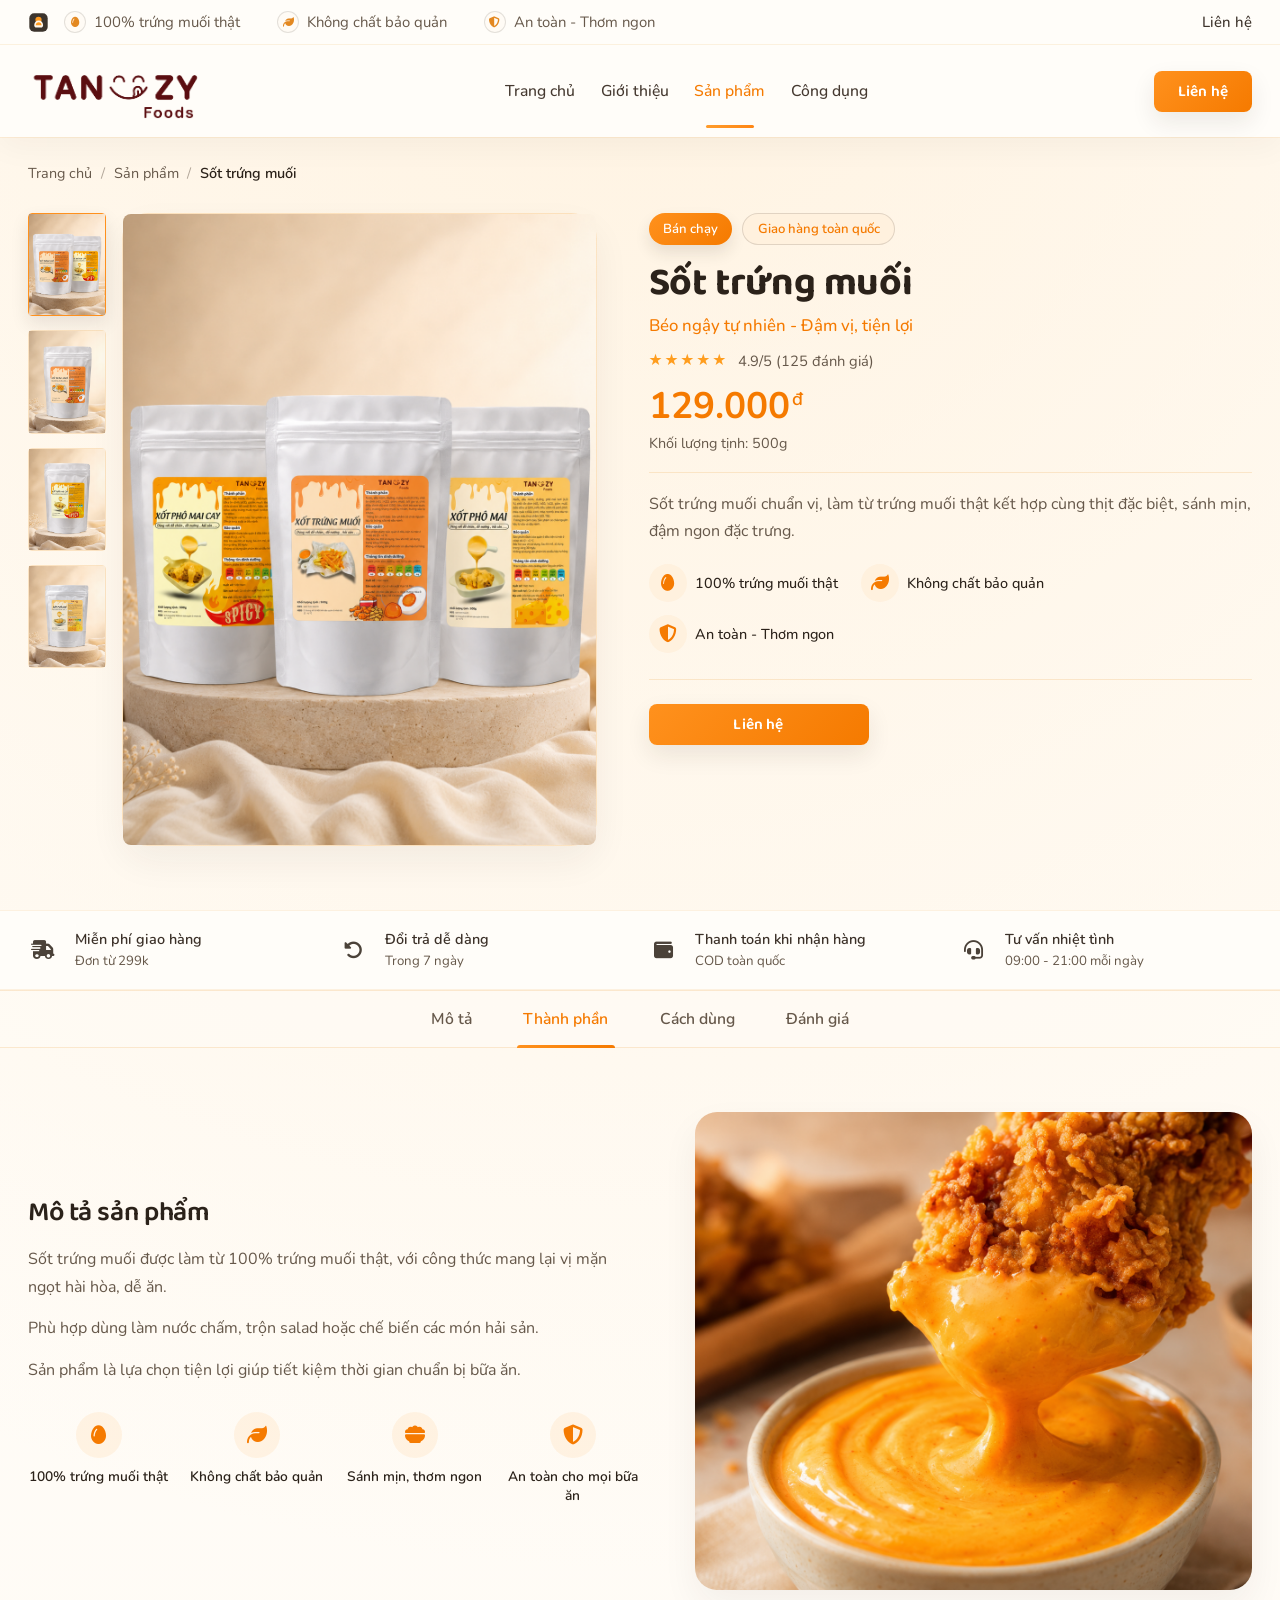
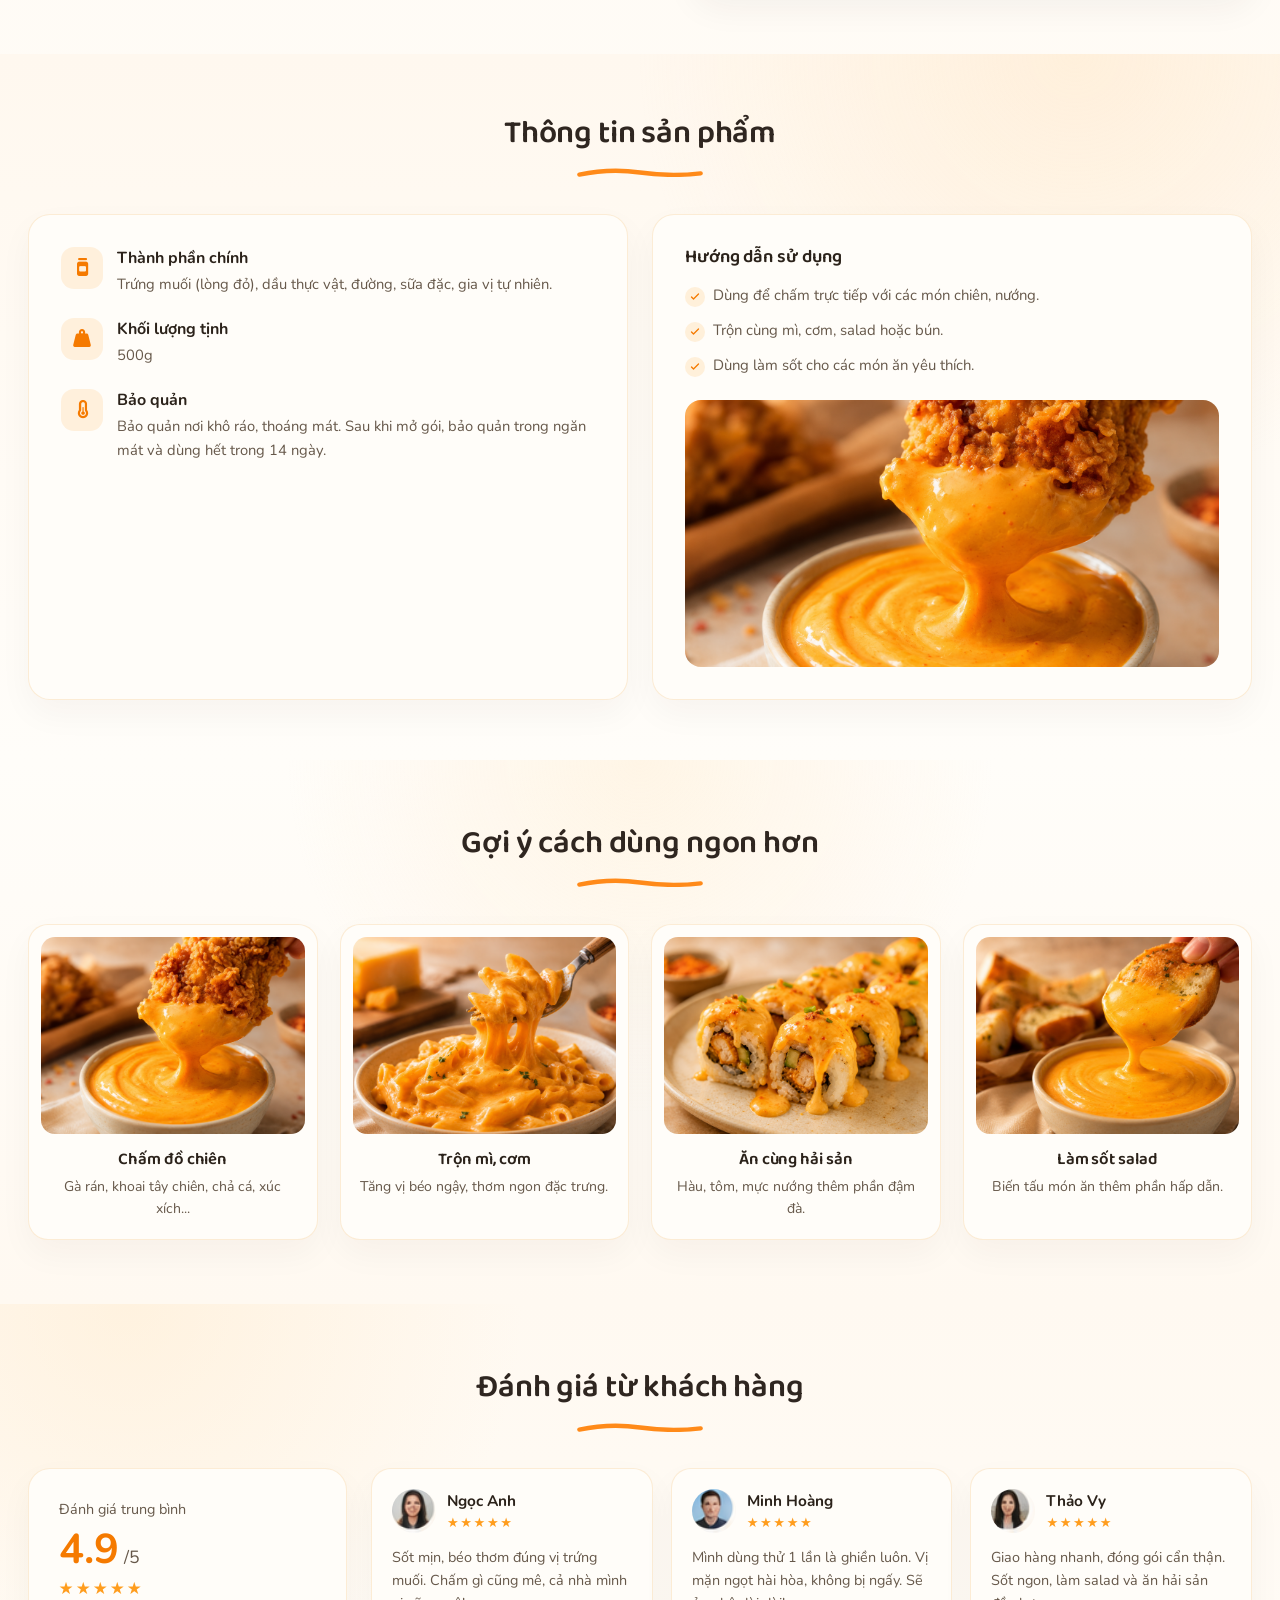
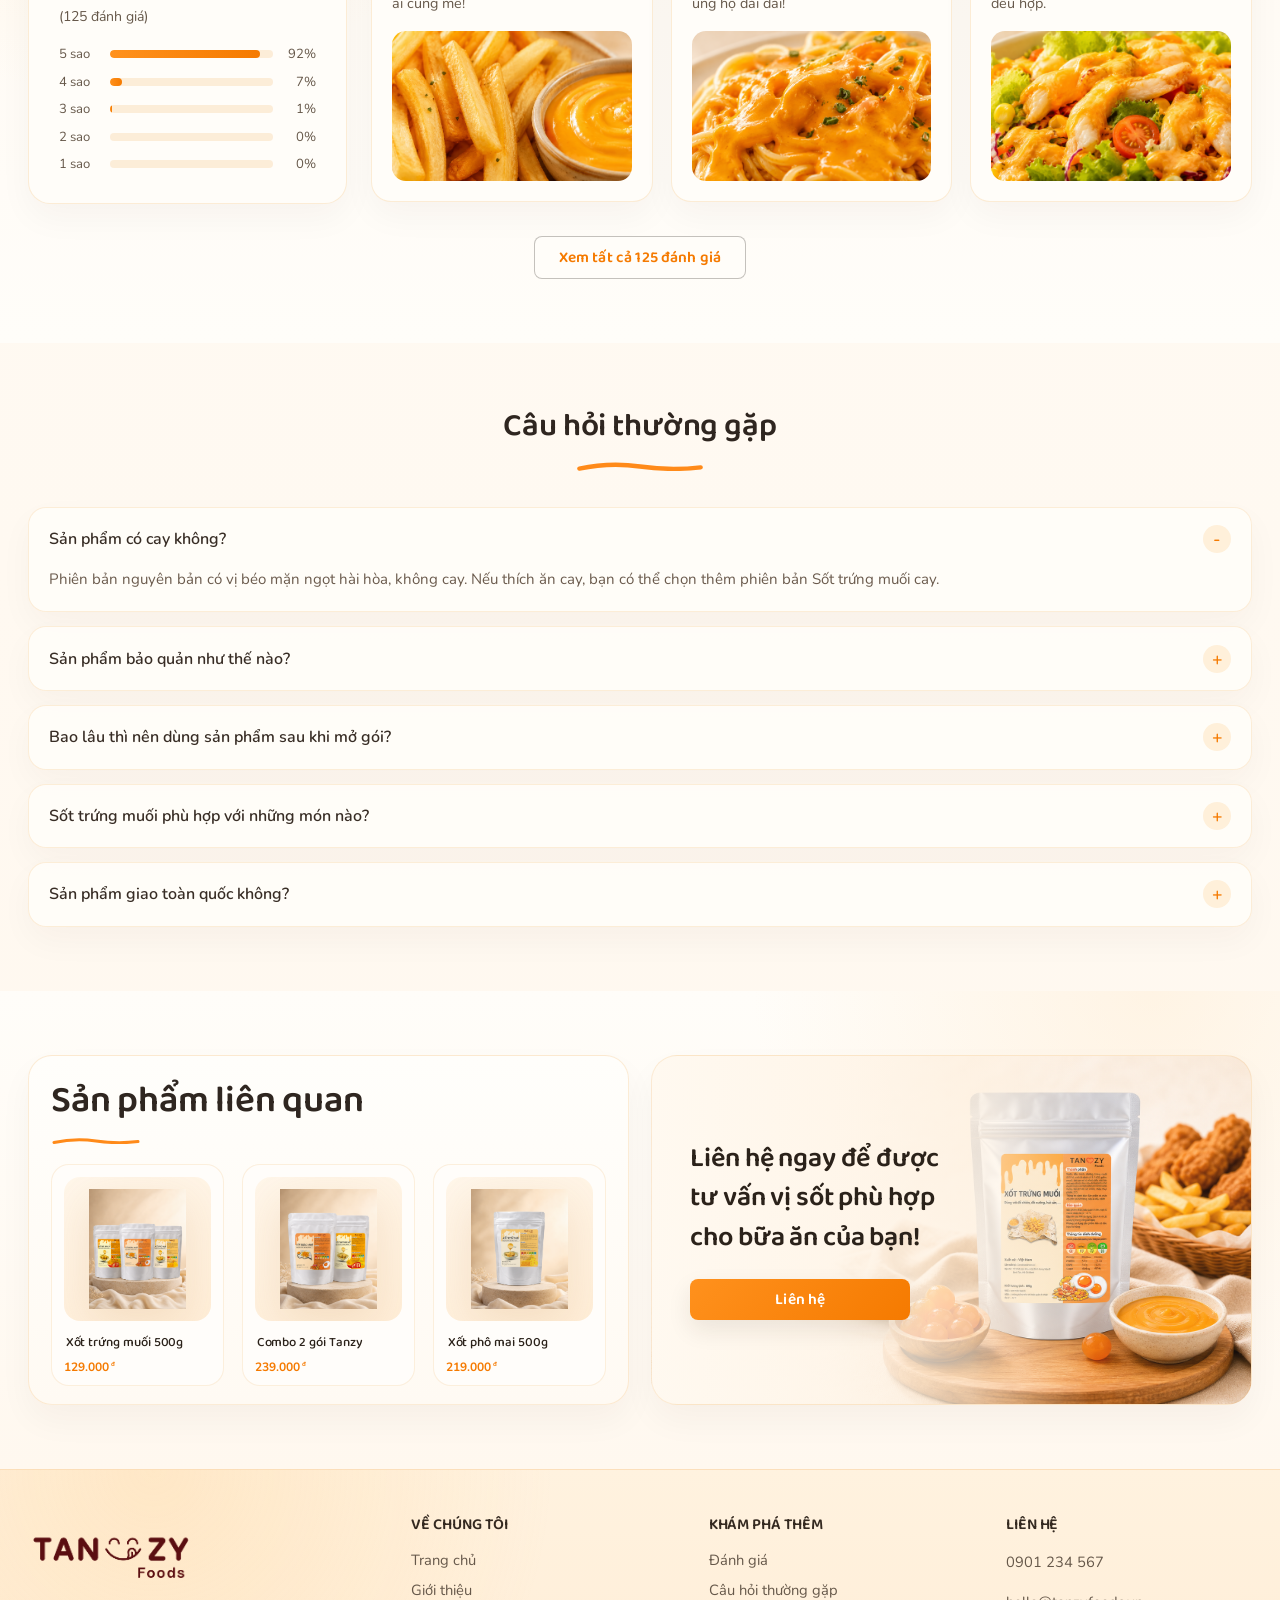
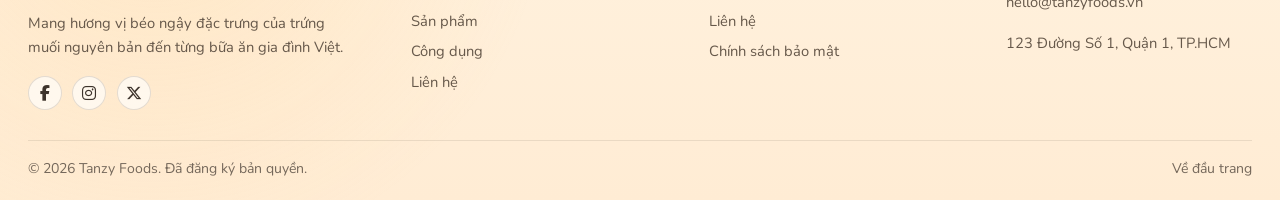
<file: chi-tiet-san-pham.html>
<!DOCTYPE html>
<html lang="vi">
  <head>
    <meta charset="UTF-8" />
    <meta name="viewport" content="width=device-width, initial-scale=1.0" />
    <title>Sốt trứng muối | Tanzy Foods</title>
    <link rel="preconnect" href="https://fonts.googleapis.com" />
    <link rel="preconnect" href="https://fonts.gstatic.com" crossorigin />
    <link
      rel="stylesheet"
      href="https://fonts.googleapis.com/css2?family=Baloo+2:wght@400;500;600;700;800&family=Nunito:wght@400;500;600;700;800&display=swap"
    />
    <link
      rel="stylesheet"
      href="https://cdnjs.cloudflare.com/ajax/libs/font-awesome/6.5.2/css/all.min.css"
    />
    <link rel="stylesheet" href="./assets/css/style.css" />
    <link href="https://unpkg.com/aos@2.3.1/dist/aos.css" rel="stylesheet">
</head>
  <body>
    <header class="site-header" data-header>
      <div class="topbar">
        <div class="container topbar__inner">
          <div class="topbar__left">
            <a class="topbar__lead" href="./index.html" aria-label="Tanzy Foods">
              <svg viewBox="0 0 24 24" aria-hidden="true">
                <rect x="1.5" y="1.5" width="21" height="21" rx="5.5" fill="#3C342D" />
                <circle cx="12" cy="8.9" r="3.55" fill="#FF9A1F" />
                <path d="M7.15 14.85C7.15 11.92 9.41 9.82 12.18 9.82C14.94 9.82 17.2 11.92 17.2 14.85V15.42C17.2 16.7 16.16 17.75 14.87 17.75H9.48C8.19 17.75 7.15 16.7 7.15 15.42V14.85Z" fill="#FFF7EC" />
                <path d="M8.88 14.95C8.88 13.14 10.26 11.79 12.18 11.79C14.09 11.79 15.47 13.14 15.47 14.95V15.03H8.88V14.95Z" fill="#FF9A1F" />
              </svg>
            </a>

            <ul class="topbar__features" aria-label="Điểm nổi bật">
              <li class="topbar__feature">
                <span class="icon-badge" aria-hidden="true">
                  <i class="fa-solid fa-egg"></i>
                </span>
                <span>100% trứng muối thật</span>
              </li>
              <li class="topbar__feature">
                <span class="icon-badge" aria-hidden="true">
                  <i class="fa-solid fa-leaf"></i>
                </span>
                <span>Không chất bảo quản</span>
              </li>
              <li class="topbar__feature">
                <span class="icon-badge" aria-hidden="true">
                  <i class="fa-solid fa-shield-halved"></i>
                </span>
                <span>An toàn - Thơm ngon</span>
              </li>
            </ul>
          </div>

          <a class="topbar__cart" href="./lien-he.html" aria-label="Liên hệ"><span>Liên hệ</span></a>
        </div>
      </div>

      <div class="navbar">
        <div class="container navbar__inner">
          <a class="brand" href="./index.html" aria-label="Tanzy Foods">
            <img src="./assets/images/logo-tanzy-foods.png" alt="Tanzy Foods" />
          </a>

          <a class="navbar__cart-mobile" href="./lien-he.html" aria-label="Liên hệ">Liên hệ</a>

          <button class="menu-toggle" type="button" aria-controls="primary-navigation" aria-expanded="false" data-menu-toggle>
            <span class="sr-only">Mở menu</span>
            <i class="fa-solid fa-bars" aria-hidden="true"></i>
          </button>

          <nav class="nav" id="primary-navigation" aria-label="Điều hướng chính">
            <a class="nav__link" href="./index.html#trang-chu">Trang chủ</a>
            <a class="nav__link" href="./gioi-thieu.html">Giới thiệu</a>
            <a class="nav__link nav__link--active" href="./san-pham.html">Sản phẩm</a>
            <a class="nav__link" href="./cong-dung.html">Công dụng</a>
            </nav>

          <a class="button button--primary navbar__cta" href="./lien-he.html">Liên hệ</a>
        </div>
      </div>
    </header>

    <main class="product-detail-page">
      <div class="container">
        <nav class="breadcrumb" aria-label="Đường dẫn">
          <a href="./index.html">Trang chủ</a>
          <span aria-hidden="true">/</span>
          <a href="./san-pham.html">Sản phẩm</a>
          <span aria-hidden="true">/</span>
          <span aria-current="page">Sốt trứng muối</span>
        </nav>
      </div>

      <section class="product-detail section-padding" id="mua-ngay">
        <div class="container product-detail__inner">
          <div class="product-gallery" data-gallery>
            <div class="product-gallery__thumbs" role="tablist" aria-label="Ảnh sản phẩm">
              <button class="product-gallery__thumb is-active" type="button" data-gallery-thumb="./assets/images/ChatGPT Image Jul 8, 2026, 03_21_01 PM (4).png">
                <img src="./assets/images/ChatGPT Image Jul 8, 2026, 03_21_01 PM (5).png" alt="Gói xốt trứng muối" />
              </button>
              <button class="product-gallery__thumb" type="button" data-gallery-thumb="./assets/images/ChatGPT Image Jul 8, 2026, 03_21_01 PM (1).png">
                <img src="./assets/images/ChatGPT Image Jul 8, 2026, 03_21_01 PM (1).png" alt="Chấm sốt trứng muối" />
              </button>
              <button class="product-gallery__thumb" type="button" data-gallery-thumb="./assets/images/ChatGPT Image Jul 8, 2026, 03_21_01 PM (2).png">
                <img src="./assets/images/ChatGPT Image Jul 8, 2026, 03_21_01 PM (2).png" alt="Đồ chiên chấm sốt" />
              </button>
              <button class="product-gallery__thumb" type="button" data-gallery-thumb="./assets/images/ChatGPT Image Jul 8, 2026, 03_21_01 PM (3).png">
                <img src="./assets/images/ChatGPT Image Jul 8, 2026, 03_21_01 PM (3).png" alt="Salad sốt trứng muối" />
              </button>
            </div>

            <figure class="product-gallery__main">
              <img data-gallery-main src="./assets/images/ChatGPT Image Jul 8, 2026, 03_21_01 PM (4).png" alt="Gói xốt trứng muối" />
            </figure>
          </div>

          <div class="product-summary">
            <div class="product-summary__tags">
              <span class="product-tag product-tag--hot">Bán chạy</span>
              <span class="product-tag product-tag--ship">Giao hàng toàn quốc</span>
            </div>

            <h1 class="product-summary__title">Sốt trứng muối</h1>
            <p class="product-summary__subtitle">Béo ngậy tự nhiên - Đậm vị, tiện lợi</p>

            <div class="product-summary__rating">
              <span class="stars" aria-hidden="true">★★★★★</span>
              <span class="product-summary__rating-text">4.9/5 (125 đánh giá)</span>
            </div>

            <div class="product-summary__price">
              <span class="product-summary__amount">129.000<sup>đ</sup></span>
            </div>
            <p class="product-summary__weight">Khối lượng tịnh: 500g</p>

            <p class="product-summary__desc">
              Sốt trứng muối chuẩn vị, làm từ trứng muối thật kết hợp cùng thịt đặc
              biệt, sánh mịn, đậm ngon đặc trưng.
            </p>

            <ul class="product-summary__features" aria-label="Cam kết sản phẩm">
              <li>
                <span class="product-feature__icon" aria-hidden="true">
                  <i class="fa-solid fa-egg"></i>
                </span>
                100% trứng muối thật
              </li>
              <li>
                <span class="product-feature__icon" aria-hidden="true">
                  <i class="fa-solid fa-leaf"></i>
                </span>
                Không chất bảo quản
              </li>
              <li>
                <span class="product-feature__icon" aria-hidden="true">
                  <i class="fa-solid fa-shield-halved"></i>
                </span>
                An toàn - Thơm ngon
              </li>
            </ul>

            <div class="product-summary__buy">
              <div class="product-summary__actions">
                <a class="button button--primary product-summary__contact" href="./lien-he.html">Liên hệ</a>
              </div>
            </div>
          </div>
        </div>
      </section>

      <div class="service-strip">
        <div class="container">
          <ul class="service-strip__list" aria-label="Dịch vụ">
            <li class="service-strip__item">
              <span class="service-strip__icon" aria-hidden="true">
                <i class="fa-solid fa-truck-fast"></i>
              </span>
              <span>
                <strong>Miễn phí giao hàng</strong>
                <em>Đơn từ 299k</em>
              </span>
            </li>
            <li class="service-strip__item">
              <span class="service-strip__icon" aria-hidden="true">
                <i class="fa-solid fa-rotate-left"></i>
              </span>
              <span>
                <strong>Đổi trả dễ dàng</strong>
                <em>Trong 7 ngày</em>
              </span>
            </li>
            <li class="service-strip__item">
              <span class="service-strip__icon" aria-hidden="true">
                <i class="fa-solid fa-wallet"></i>
              </span>
              <span>
                <strong>Thanh toán khi nhận hàng</strong>
                <em>COD toàn quốc</em>
              </span>
            </li>
            <li class="service-strip__item">
              <span class="service-strip__icon" aria-hidden="true">
                <i class="fa-solid fa-headset"></i>
              </span>
              <span>
                <strong>Tư vấn nhiệt tình</strong>
                <em>09:00 - 21:00 mỗi ngày</em>
              </span>
            </li>
          </ul>
        </div>
      </div>

      <div class="product-tabs" data-tabs>
        <div class="container">
          <div class="product-tabs__list" role="tablist">
            <a class="product-tab is-active" href="#mo-ta" data-tab>Mô tả</a>
            <a class="product-tab" href="#thong-tin" data-tab>Thành phần</a>
            <a class="product-tab" href="#goi-y" data-tab>Cách dùng</a>
            <a class="product-tab" href="#danh-gia" data-tab>Đánh giá</a>
          </div>
        </div>
      </div>

      <section class="product-description section-padding" id="mo-ta">
        <div class="container product-description__inner">
          <div class="product-description__content">
            <h2>Mô tả sản phẩm</h2>
            <p>
              Sốt trứng muối được làm từ 100% trứng muối thật, với công thức mang lại vị mặn ngọt hài hòa, dễ ăn.
            </p>
            <p>
              Phù hợp dùng làm nước chấm, trộn salad hoặc chế biến các món hải sản.
            </p>
            <p>
              Sản phẩm là lựa chọn tiện lợi giúp tiết kiệm thời gian chuẩn bị bữa ăn.
            </p>

            <ul class="product-description__badges" aria-label="Điểm nổi bật">
              <li>
                <span aria-hidden="true">
                  <i class="fa-solid fa-egg"></i>
                </span>
                <em>100% trứng muối thật</em>
              </li>
              <li>
                <span aria-hidden="true">
                  <i class="fa-solid fa-leaf"></i>
                </span>
                <em>Không chất bảo quản</em>
              </li>
              <li>
                <span aria-hidden="true">
                  <i class="fa-solid fa-bowl-food"></i>
                </span>
                <em>Sánh mịn, thơm ngon</em>
              </li>
              <li>
                <span aria-hidden="true">
                  <i class="fa-solid fa-shield-halved"></i>
                </span>
                <em>An toàn cho mọi bữa ăn</em>
              </li>
            </ul>
          </div>

          <div class="product-description__media">
            <img src="./assets/images/ChatGPT Image Jul 8, 2026, 11_59_52 AM (1).png" alt="Đồ chiên chấm sốt trứng muối" />
          </div>
        </div>
      </section>

      <section class="product-specs" id="thong-tin">
        <div class="container">
          <div class="section-heading">
            <h2>Thông tin sản phẩm</h2>
          </div>

          <div class="product-specs__grid">
            <div class="spec-card">
              <ul class="spec-list">
                <li>
                  <span class="spec-list__icon" aria-hidden="true">
                    <i class="fa-solid fa-jar"></i>
                  </span>
                  <div>
                    <strong>Thành phần chính</strong>
                    <p>Trứng muối (lòng đỏ), dầu thực vật, đường, sữa đặc, gia vị tự nhiên.</p>
                  </div>
                </li>
                <li>
                  <span class="spec-list__icon" aria-hidden="true">
                    <i class="fa-solid fa-weight-hanging"></i>
                  </span>
                  <div>
                    <strong>Khối lượng tịnh</strong>
                    <p>500g</p>
                  </div>
                </li>
                <li>
                  <span class="spec-list__icon" aria-hidden="true">
                    <i class="fa-solid fa-temperature-half"></i>
                  </span>
                  <div>
                    <strong>Bảo quản</strong>
                    <p>Bảo quản nơi khô ráo, thoáng mát. Sau khi mở gói, bảo quản trong ngăn mát và dùng hết trong 14 ngày.</p>
                  </div>
                </li>
              </ul>
            </div>

            <div class="spec-card spec-card--guide">
              <h3>Hướng dẫn sử dụng</h3>
              <ul class="spec-guide">
                <li>Dùng để chấm trực tiếp với các món chiên, nướng.</li>
                <li>Trộn cùng mì, cơm, salad hoặc bún.</li>
                <li>Dùng làm sốt cho các món ăn yêu thích.</li>
              </ul>
              <img src="./assets/images/ChatGPT Image Jul 8, 2026, 11_59_52 AM (1).png" alt="Sốt trứng muối chấm món chiên" />
            </div>
          </div>
        </div>
      </section>

      <section class="usage-ideas section-padding" id="goi-y">
        <div class="container">
          <div class="section-heading">
            <h2>Gợi ý cách dùng ngon hơn</h2>
          </div>

          <div class="usage-ideas__grid">
            <article class="usage-idea-card">
              <img src="./assets/images/ChatGPT Image Jul 8, 2026, 11_59_52 AM (1).png" alt="Chấm đồ chiên" />
              <h3>Chấm đồ chiên</h3>
              <p>Gà rán, khoai tây chiên, chả cá, xúc xích...</p>
            </article>
            <article class="usage-idea-card">
              <img src="./assets/images/ChatGPT Image Jul 8, 2026, 11_59_52 AM (2).png" alt="Trộn mì, cơm" />
              <h3>Trộn mì, cơm</h3>
              <p>Tăng vị béo ngậy, thơm ngon đặc trưng.</p>
            </article>
            <article class="usage-idea-card">
              <img src="./assets/images/ChatGPT Image Jul 8, 2026, 11_59_53 AM (3).png" alt="Ăn cùng hải sản" />
              <h3>Ăn cùng hải sản</h3>
              <p>Hàu, tôm, mực nướng thêm phần đậm đà.</p>
            </article>
            <article class="usage-idea-card">
              <img src="./assets/images/ChatGPT Image Jul 8, 2026, 11_59_53 AM (4).png" alt="Làm sốt salad" />
              <h3>Làm sốt salad</h3>
              <p>Biến tấu món ăn thêm phần hấp dẫn.</p>
            </article>
          </div>
        </div>
      </section>

      <section class="product-reviews section-padding" id="danh-gia">
        <div class="container">
          <div class="section-heading">
            <h2>Đánh giá từ khách hàng</h2>
          </div>

          <div class="product-reviews__grid">
            <aside class="review-summary">
              <p class="review-summary__label">Đánh giá trung bình</p>
              <div class="review-summary__score">
                <strong>4.9</strong><span>/5</span>
                <span class="stars" aria-hidden="true">★★★★★</span>
              </div>
              <p class="review-summary__count">(125 đánh giá)</p>

              <ul class="review-bars">
                <li><span>5 sao</span><span class="review-bar"><span style="width:92%"></span></span><em>92%</em></li>
                <li><span>4 sao</span><span class="review-bar"><span style="width:7%"></span></span><em>7%</em></li>
                <li><span>3 sao</span><span class="review-bar"><span style="width:1%"></span></span><em>1%</em></li>
                <li><span>2 sao</span><span class="review-bar"><span style="width:0%"></span></span><em>0%</em></li>
                <li><span>1 sao</span><span class="review-bar"><span style="width:0%"></span></span><em>0%</em></li>
              </ul>
            </aside>

            <div class="review-list">
              <article class="review-item">
                <div class="review-item__head">
                  <img src="./assets/images/review-avatar-1.png" alt="" />
                  <div>
                    <strong>Ngọc Anh</strong>
                    <span class="stars" aria-hidden="true">★★★★★</span>
                  </div>
                </div>
                <p>Sốt mịn, béo thơm đúng vị trứng muối. Chấm gì cũng mê, cả nhà mình ai cũng mê!</p>
                <img class="review-item__food" src="./assets/images/ChatGPT Image Jul 8, 2026, 04_14_50 PM (1).png" alt="" />
              </article>

              <article class="review-item">
                <div class="review-item__head">
                  <img src="./assets/images/review-avatar-2.png" alt="" />
                  <div>
                    <strong>Minh Hoàng</strong>
                    <span class="stars" aria-hidden="true">★★★★★</span>
                  </div>
                </div>
                <p>Mình dùng thử 1 lần là ghiền luôn. Vị mặn ngọt hài hòa, không bị ngấy. Sẽ ủng hộ dài dài!</p>
                <img class="review-item__food" src="./assets/images/ChatGPT Image Jul 8, 2026, 04_14_51 PM (2).png" alt="" />
              </article>

              <article class="review-item">
                <div class="review-item__head">
                  <img src="./assets/images/review-avatar-3.png" alt="" />
                  <div>
                    <strong>Thảo Vy</strong>
                    <span class="stars" aria-hidden="true">★★★★★</span>
                  </div>
                </div>
                <p>Giao hàng nhanh, đóng gói cẩn thận. Sốt ngon, làm salad và ăn hải sản đều hợp.</p>
                <img class="review-item__food" src="./assets/images/ChatGPT Image Jul 8, 2026, 04_14_51 PM (3).png" alt="" />
              </article>
            </div>
          </div>

          <div class="product-reviews__more">
            <a class="button button--ghost" href="#danh-gia">Xem tất cả 125 đánh giá</a>
          </div>
        </div>
      </section>

      <section class="product-faq section-padding" id="cau-hoi">
        <div class="container">
          <div class="section-heading">
            <h2>Câu hỏi thường gặp</h2>
          </div>

          <div class="faq__list product-faq__list" aria-label="Câu hỏi thường gặp">
            <details class="faq-item" open>
              <summary>Sản phẩm có cay không?</summary>
              <p>Phiên bản nguyên bản có vị béo mặn ngọt hài hòa, không cay. Nếu thích ăn cay, bạn có thể chọn thêm phiên bản Sốt trứng muối cay.</p>
            </details>
            <details class="faq-item">
              <summary>Sản phẩm bảo quản như thế nào?</summary>
              <p>Bảo quản nơi khô ráo, thoáng mát, tránh ánh nắng trực tiếp. Sau khi mở gói, hãy để trong ngăn mát tủ lạnh và dùng hết trong 14 ngày.</p>
            </details>
            <details class="faq-item">
              <summary>Bao lâu thì nên dùng sản phẩm sau khi mở gói?</summary>
              <p>Bạn nên dùng hết trong vòng 14 ngày kể từ khi mở gói để giữ trọn hương vị béo thơm và độ tươi ngon của sốt.</p>
            </details>
            <details class="faq-item">
              <summary>Sốt trứng muối phù hợp với những món nào?</summary>
              <p>Sốt hợp với đồ chiên, hải sản nướng, mì, cơm trộn, salad và làm sốt cho nhiều món ăn yêu thích khác.</p>
            </details>
            <details class="faq-item">
              <summary>Sản phẩm giao toàn quốc không?</summary>
              <p>Có. Chúng tôi giao hàng toàn quốc, hỗ trợ thanh toán khi nhận hàng (COD) và miễn phí giao hàng cho đơn từ 299k.</p>
            </details>
          </div>
        </div>
      </section>

      <section class="related section-padding">
        <div class="container related__inner">
          <div class="related__list">
            <div class="related__panel">
              <div class="section-heading section-heading--left">
              <h2>Sản phẩm liên quan</h2>
              </div>

              <div class="related__grid">
              <article class="related-card">
                <a class="related-card__media" href="./chi-tiet-san-pham.html">
                  <img src="./assets/images/ChatGPT Image Jul 8, 2026, 03_21_01 PM (4).png" alt="Gói xốt trứng muối 500g" />
                </a>
                <h3>Xốt trứng muối 500g</h3>
                <div class="related-card__foot">
                  <p class="related-card__price">129.000<sup>đ</sup></p>
                
                </div>
              </article>
              <article class="related-card">
                <a class="related-card__media" href="./chi-tiet-san-pham.html">
                  <img src="./assets/images/ChatGPT Image Jul 8, 2026, 03_21_01 PM (5).png" alt="Combo 2 gói Tanzy" />
                </a>
                <h3>Combo 2 gói Tanzy</h3>
                <div class="related-card__foot">
                  <p class="related-card__price">239.000<sup>đ</sup></p>
                
                </div>
              </article>
              <article class="related-card">
                <a class="related-card__media" href="./chi-tiet-san-pham.html">
                  <img src="./assets/images/ChatGPT Image Jul 8, 2026, 03_21_01 PM (3).png" alt="Gói xốt phô mai 500g" />
                </a>
                <h3>Xốt phô mai 500g</h3>
                <div class="related-card__foot">
                  <p class="related-card__price">219.000<sup>đ</sup></p>
                
                </div>
              </article>
            </div>
            </div>
          </div>

          <aside class="buy-cta">
            <div class="buy-cta__content">
              <h2>Liên hệ ngay để được tư vấn vị sốt phù hợp cho bữa ăn của bạn!</h2>
              <a class="button button--primary buy-cta__button" href="./lien-he.html">Liên hệ</a>
            </div>
          </aside>
        </div>
      </section>
    </main>

    <footer class="site-footer">
      <div class="container footer__top">
        <div class="footer__brand">
          <a class="footer__logo" href="./index.html" aria-label="Tanzy Foods">
            <img src="./assets/images/logo-tanzy-foods.png" alt="Tanzy Foods" />
          </a>
          <p>
            Mang hương vị béo ngậy đặc trưng của trứng muối nguyên bản đến từng bữa ăn gia đình Việt.
          </p>
          <div class="footer__socials" aria-label="Kết nối với chúng tôi">
            <a href="#" aria-label="Facebook">
              <i class="fa-brands fa-facebook-f"></i>
            </a>
            <a href="#" aria-label="Instagram">
              <i class="fa-brands fa-instagram"></i>
            </a>
            <a href="#" aria-label="Twitter">
              <i class="fa-brands fa-x-twitter"></i>
            </a>
          </div>
        </div>

        <div class="footer__column">
          <h3>Về chúng tôi</h3>
          <a href="#trang-chu">Trang chủ</a>
          <a href="./gioi-thieu.html">Giới thiệu</a>
          <a href="./san-pham.html">Sản phẩm</a>
          <a href="./cong-dung.html">Công dụng</a>
          <a href="./lien-he.html">Liên hệ</a>
        </div>

        <div class="footer__column">
          <h3>Khám phá thêm</h3>
          <a href="#danh-gia">Đánh giá</a>
          <a href="#cau-hoi">Câu hỏi thường gặp</a>
          <a href="./lien-he.html">Liên hệ</a>
          <a href="#">Chính sách bảo mật</a>
        </div>

        <div class="footer__column footer__contact">
          <h3>Liên hệ</h3>
          <p>0901 234 567</p>
          <p>hello@tanzyfoods.vn</p>
          <p>123 Đường Số 1, Quận 1, TP.HCM</p>
        </div>
      </div>

      <div class="container footer__bottom">
        <p>© 2026 Tanzy Foods. Đã đăng ký bản quyền.</p>
        <a href="#trang-chu">Về đầu trang</a>
      </div>
    </footer>

    <script src="./assets/js/main.js"></script>
  
    
    <!-- AOS Animations -->
    <script src="https://unpkg.com/aos@2.3.1/dist/aos.js"></script>
    <script src="./assets/js/aos-init.js"></script>
  </body>
</html>
</file>
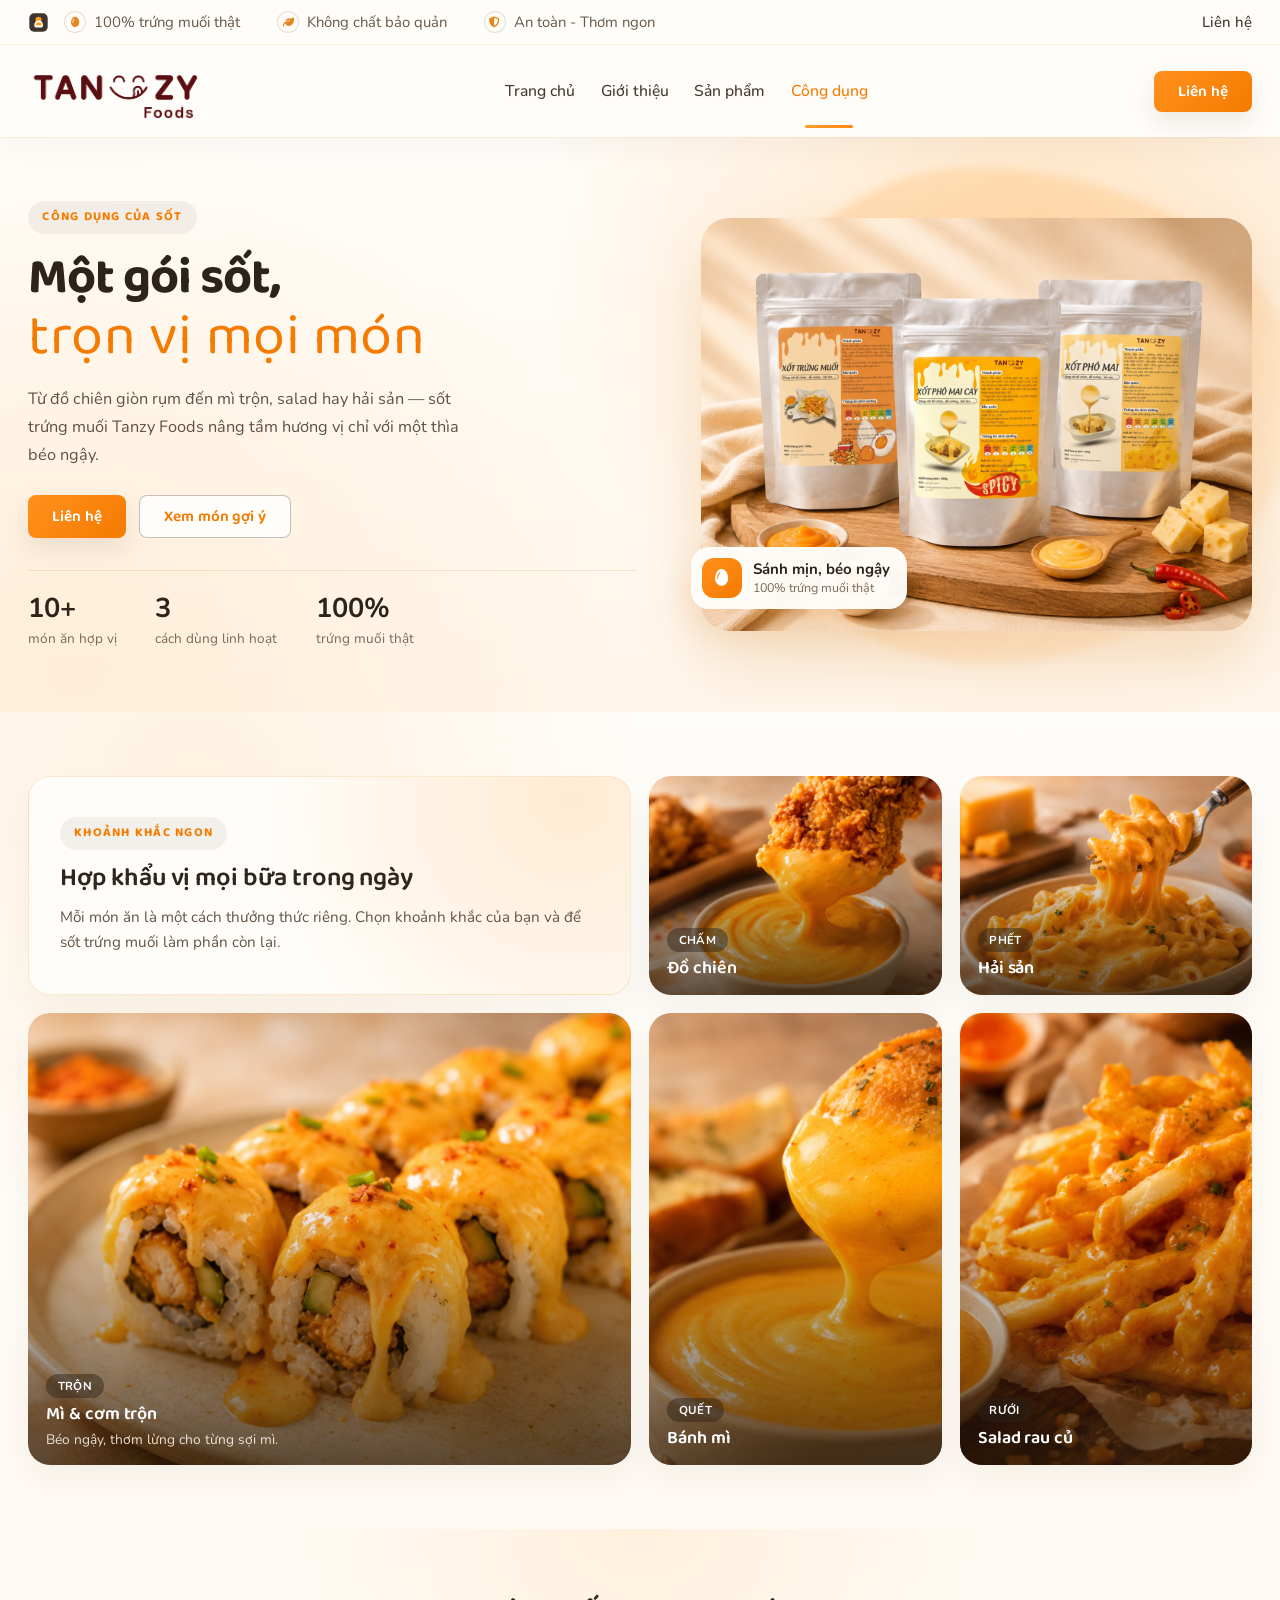
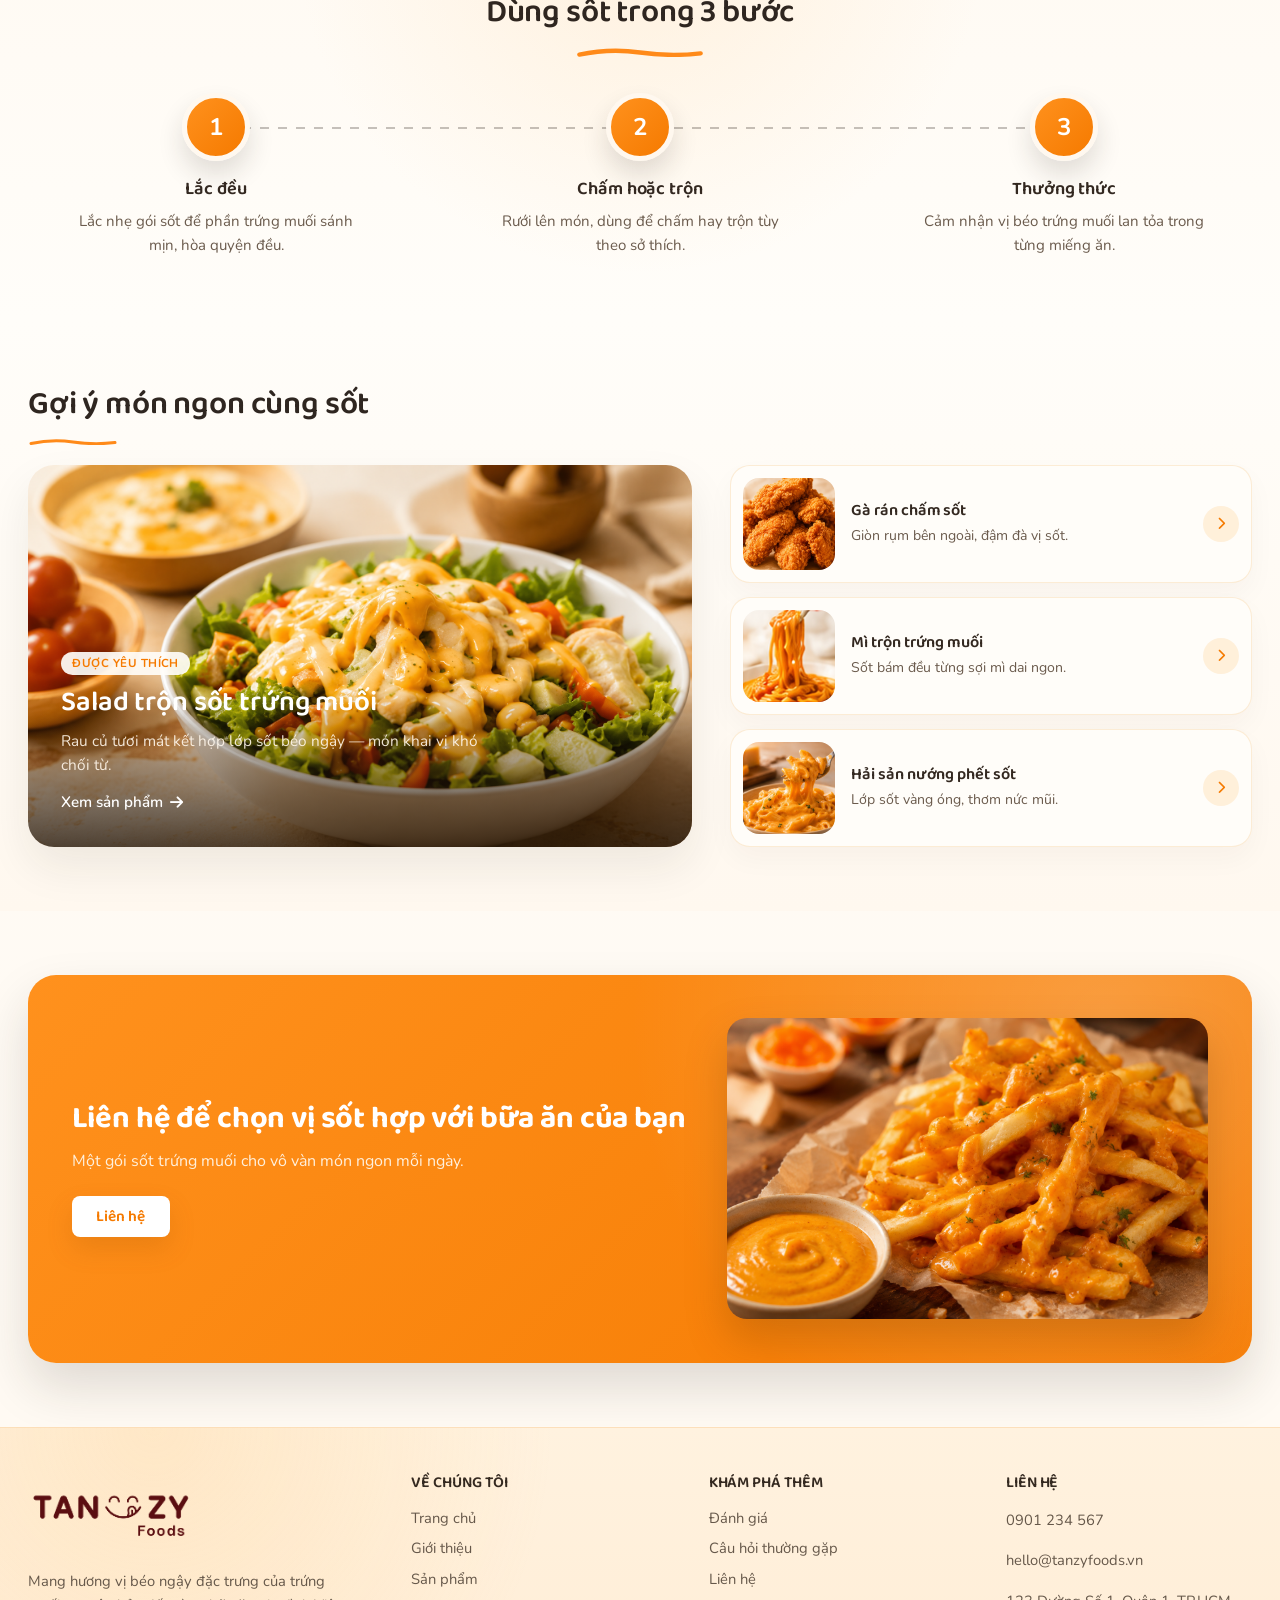
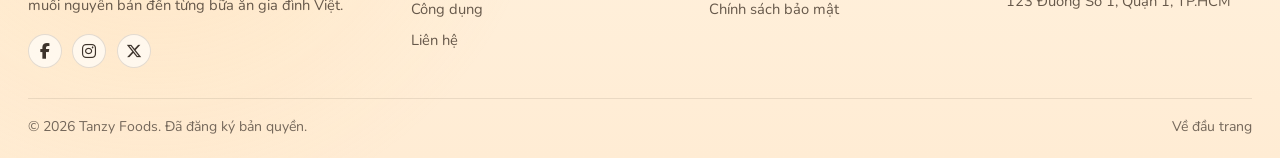
<file: cong-dung.html>
<!DOCTYPE html>
<html lang="vi">
  <head>
    <meta charset="UTF-8" />
    <meta name="viewport" content="width=device-width, initial-scale=1.0" />
    <title>Công dụng | Tanzy Foods</title>
    <link rel="preconnect" href="https://fonts.googleapis.com" />
    <link rel="preconnect" href="https://fonts.gstatic.com" crossorigin />
    <link
      rel="stylesheet"
      href="https://fonts.googleapis.com/css2?family=Baloo+2:wght@400;500;600;700;800&family=Nunito:wght@400;500;600;700;800&display=swap"
    />
    <link
      rel="stylesheet"
      href="https://cdnjs.cloudflare.com/ajax/libs/font-awesome/6.5.2/css/all.min.css"
    />
    <link rel="stylesheet" href="./assets/css/style.css" />
    <link href="https://unpkg.com/aos@2.3.1/dist/aos.css" rel="stylesheet">
</head>
  <body>
    <header class="site-header" data-header>
      <div class="topbar">
        <div class="container topbar__inner">
          <div class="topbar__left">
            <a class="topbar__lead" href="./index.html" aria-label="Tanzy Foods">
              <svg viewBox="0 0 24 24" aria-hidden="true">
                <rect x="1.5" y="1.5" width="21" height="21" rx="5.5" fill="#3C342D" />
                <circle cx="12" cy="8.9" r="3.55" fill="#FF9A1F" />
                <path d="M7.15 14.85C7.15 11.92 9.41 9.82 12.18 9.82C14.94 9.82 17.2 11.92 17.2 14.85V15.42C17.2 16.7 16.16 17.75 14.87 17.75H9.48C8.19 17.75 7.15 16.7 7.15 15.42V14.85Z" fill="#FFF7EC" />
                <path d="M8.88 14.95C8.88 13.14 10.26 11.79 12.18 11.79C14.09 11.79 15.47 13.14 15.47 14.95V15.03H8.88V14.95Z" fill="#FF9A1F" />
              </svg>
            </a>

            <ul class="topbar__features" aria-label="Điểm nổi bật">
              <li class="topbar__feature">
                <span class="icon-badge" aria-hidden="true">
                  <i class="fa-solid fa-egg"></i>
                </span>
                <span>100% trứng muối thật</span>
              </li>
              <li class="topbar__feature">
                <span class="icon-badge" aria-hidden="true">
                  <i class="fa-solid fa-leaf"></i>
                </span>
                <span>Không chất bảo quản</span>
              </li>
              <li class="topbar__feature">
                <span class="icon-badge" aria-hidden="true">
                  <i class="fa-solid fa-shield-halved"></i>
                </span>
                <span>An toàn - Thơm ngon</span>
              </li>
            </ul>
          </div>

          <a class="topbar__cart" href="./lien-he.html" aria-label="Liên hệ"><span>Liên hệ</span></a>
        </div>
      </div>

      <div class="navbar">
        <div class="container navbar__inner">
          <a class="brand" href="./index.html" aria-label="Tanzy Foods">
            <img src="./assets/images/logo-tanzy-foods.png" alt="Tanzy Foods" />
          </a>

          <a class="navbar__cart-mobile" href="./lien-he.html" aria-label="Liên hệ">Liên hệ</a>

          <button class="menu-toggle" type="button" aria-controls="primary-navigation" aria-expanded="false" data-menu-toggle>
            <span class="sr-only">Mở menu</span>
            <i class="fa-solid fa-bars" aria-hidden="true"></i>
          </button>

          <nav class="nav" id="primary-navigation" aria-label="Điều hướng chính">
            <a class="nav__link" href="./index.html#trang-chu">Trang chủ</a>
            <a class="nav__link" href="./gioi-thieu.html">Giới thiệu</a>
            <a class="nav__link" href="./san-pham.html">Sản phẩm</a>
            <a class="nav__link nav__link--active" href="./cong-dung.html">Công dụng</a>
            </nav>

          <a class="button button--primary navbar__cta" href="./lien-he.html">Liên hệ</a>
        </div>
      </div>
    </header>

    <main class="page-main uses">
      <section class="uses-hero" id="cong-dung">
        <div class="container uses-hero__inner">
          <div class="uses-hero__content">
            <span class="uses-kicker">Công dụng của sốt</span>
            <h1 class="uses-hero__title">
              Một gói sốt,
              <em>trọn vị mọi món</em>
            </h1>
            <p class="uses-hero__lead">
              Từ đồ chiên giòn rụm đến mì trộn, salad hay hải sản — sốt trứng
              muối Tanzy Foods nâng tầm hương vị chỉ với một thìa béo ngậy.
            </p>

            <div class="uses-hero__actions">
              <a class="button button--primary uses-hero__buy" href="./lien-he.html">Liên hệ</a>
              <a class="button button--ghost" href="#goi-y">Xem món gợi ý</a>
            </div>

            <ul class="uses-hero__stats" aria-label="Số liệu nổi bật">
              <li><strong>10+</strong><span>món ăn hợp vị</span></li>
              <li><strong>3</strong><span>cách dùng linh hoạt</span></li>
              <li><strong>100%</strong><span>trứng muối thật</span></li>
            </ul>
          </div>

          <div class="uses-hero__media">
            <span class="uses-hero__blob" aria-hidden="true"></span>
            <img src="./assets/images/ChatGPT Image Jul 8, 2026, 03_50_28 PM.png" alt="Gói xốt trứng muối Tanzy Foods" />
            <span class="uses-hero__badge">
              <span class="uses-hero__badge-icon" aria-hidden="true">
                <i class="fa-solid fa-egg"></i>
              </span>
              <em>
                <strong>Sánh mịn, béo ngậy</strong>
                100% trứng muối thật
              </em>
            </span>
          </div>
        </div>
      </section>

      <section class="uses-bento section-padding" aria-label="Khoảnh khắc dùng sốt">
        <div class="container">
          <div class="uses-bento__grid">
            <article class="uses-tile uses-tile--intro">
              <span class="uses-kicker">Khoảnh khắc ngon</span>
              <h2>Hợp khẩu vị mọi bữa trong ngày</h2>
              <p>
                Mỗi món ăn là một cách thưởng thức riêng. Chọn khoảnh khắc của
                bạn và để sốt trứng muối làm phần còn lại.
              </p>
            </article>

            <article class="uses-tile" style="--tile-bg: url('./assets/images/usage-fried.png')">
              <img src="./assets/images/ChatGPT Image Jul 8, 2026, 11_59_52 AM (1).png" alt="Đồ chiên" />
              <div class="uses-tile__label">
                <span class="uses-tag">Chấm</span>
                <h3>Đồ chiên</h3>
              </div>
            </article>

            <article class="uses-tile">
              <img src="./assets/images/ChatGPT Image Jul 8, 2026, 11_59_52 AM (2).png" alt="Hải sản" />
              <div class="uses-tile__label">
                <span class="uses-tag">Phết</span>
                <h3>Hải sản</h3>
              </div>
            </article>

            <article class="uses-tile uses-tile--wide">
              <img src="./assets/images/ChatGPT Image Jul 8, 2026, 11_59_53 AM (3).png" alt="Mì và cơm trộn" />
              <div class="uses-tile__label">
                <span class="uses-tag">Trộn</span>
                <h3>Mì &amp; cơm trộn</h3>
                <p>Béo ngậy, thơm lừng cho từng sợi mì.</p>
              </div>
            </article>

            <article class="uses-tile">
              <img src="./assets/images/ChatGPT Image Jul 8, 2026, 11_59_53 AM (4).png" alt="Bánh mì" />
              <div class="uses-tile__label">
                <span class="uses-tag">Quết</span>
                <h3>Bánh mì</h3>
              </div>
            </article>

            <article class="uses-tile">
              <img src="./assets/images/ChatGPT Image Jul 8, 2026, 11_59_54 AM (5).png" alt="Salad rau củ" />
              <div class="uses-tile__label">
                <span class="uses-tag">Rưới</span>
                <h3>Salad rau củ</h3>
              </div>
            </article>
          </div>
        </div>
      </section>

      <section class="uses-steps section-padding" aria-label="Hướng dẫn dùng sốt">
        <div class="container">
          <div class="section-heading">
            <h2>Dùng sốt trong 3 bước</h2>
          </div>

          <ol class="uses-steps__track">
            <li class="uses-step">
              <span class="uses-step__num">1</span>
              <h3>Lắc đều</h3>
              <p>Lắc nhẹ gói sốt để phần trứng muối sánh mịn, hòa quyện đều.</p>
            </li>
            <li class="uses-step">
              <span class="uses-step__num">2</span>
              <h3>Chấm hoặc trộn</h3>
              <p>Rưới lên món, dùng để chấm hay trộn tùy theo sở thích.</p>
            </li>
            <li class="uses-step">
              <span class="uses-step__num">3</span>
              <h3>Thưởng thức</h3>
              <p>Cảm nhận vị béo trứng muối lan tỏa trong từng miếng ăn.</p>
            </li>
          </ol>
        </div>
      </section>

      <section class="uses-dishes section-padding" id="goi-y" aria-label="Món ngon gợi ý">
        <div class="container">
          <div class="section-heading section-heading--left">
            <h2>Gợi ý món ngon cùng sốt</h2>
          </div>

          <div class="uses-dishes__layout">
            <article class="uses-feature">
              <img src="./assets/images/ChatGPT Image Jul 8, 2026, 03_38_43 PM (3).png" alt="Salad trộn sốt trứng muối" />
              <div class="uses-feature__body">
                <span class="uses-tag uses-tag--light">Được yêu thích</span>
                <h3>Salad trộn sốt trứng muối</h3>
                <p>Rau củ tươi mát kết hợp lớp sốt béo ngậy — món khai vị khó chối từ.</p>
                <a class="uses-feature__link" href="./san-pham.html">
                  Xem sản phẩm
                  <i class="fa-solid fa-arrow-right"></i>
                </a>
              </div>
            </article>

            <div class="uses-list">
              <article class="uses-dish">
                <span class="uses-dish__thumb">
                  <img src="./assets/images/ChatGPT Image Jul 8, 2026, 03_38_43 PM (1).png" alt="Gà rán chấm sốt" />
                </span>
                <div class="uses-dish__body">
                  <h3>Gà rán chấm sốt</h3>
                  <p>Giòn rụm bên ngoài, đậm đà vị sốt.</p>
                </div>
                <span class="uses-dish__arrow" aria-hidden="true">
                  <i class="fa-solid fa-chevron-right"></i>
                </span>
              </article>

              <article class="uses-dish">
                <span class="uses-dish__thumb">
                  <img src="./assets/images/products-idea-noodle.png" alt="Mì trộn trứng muối" />
                </span>
                <div class="uses-dish__body">
                  <h3>Mì trộn trứng muối</h3>
                  <p>Sốt bám đều từng sợi mì dai ngon.</p>
                </div>
                <span class="uses-dish__arrow" aria-hidden="true">
                  <i class="fa-solid fa-chevron-right"></i>
                </span>
              </article>

              <article class="uses-dish">
                <span class="uses-dish__thumb">
                  <img src="./assets/images/ChatGPT Image Jul 8, 2026, 11_59_52 AM (2).png" alt="Hải sản phết sốt" />
                </span>
                <div class="uses-dish__body">
                  <h3>Hải sản nướng phết sốt</h3>
                  <p>Lớp sốt vàng óng, thơm nức mũi.</p>
                </div>
                <span class="uses-dish__arrow" aria-hidden="true">
                  <i class="fa-solid fa-chevron-right"></i>
                </span>
              </article>
            </div>
          </div>
        </div>
      </section>

      <section class="uses-cta section-padding" aria-label="Kêu gọi mua hàng">
        <div class="container">
          <div class="uses-cta__inner">
            <div class="uses-cta__text">
              <h2>Liên hệ để chọn vị sốt hợp với bữa ăn của bạn</h2>
              <p>Một gói sốt trứng muối cho vô vàn món ngon mỗi ngày.</p>
              <a class="button button--light uses-cta__button" href="./lien-he.html">Liên hệ</a>
            </div>
            <div class="uses-cta__media">
              <img src="./assets/images/ChatGPT Image Jul 8, 2026, 11_59_54 AM (5).png" alt="Món ăn chấm sốt trứng muối" />
            </div>
          </div>
        </div>
      </section>
    </main>

    <footer class="site-footer">
      <div class="container footer__top">
        <div class="footer__brand">
          <a class="footer__logo" href="./index.html" aria-label="Tanzy Foods">
            <img src="./assets/images/logo-tanzy-foods.png" alt="Tanzy Foods" />
          </a>
          <p>
            Mang hương vị béo ngậy đặc trưng của trứng muối nguyên bản đến từng bữa ăn gia đình Việt.
          </p>
          <div class="footer__socials" aria-label="Kết nối với chúng tôi">
            <a href="#" aria-label="Facebook">
              <i class="fa-brands fa-facebook-f"></i>
            </a>
            <a href="#" aria-label="Instagram">
              <i class="fa-brands fa-instagram"></i>
            </a>
            <a href="#" aria-label="Twitter">
              <i class="fa-brands fa-x-twitter"></i>
            </a>
          </div>
        </div>

        <div class="footer__column">
          <h3>Về chúng tôi</h3>
          <a href="#trang-chu">Trang chủ</a>
          <a href="./gioi-thieu.html">Giới thiệu</a>
          <a href="./san-pham.html">Sản phẩm</a>
          <a href="./cong-dung.html">Công dụng</a>
          <a href="./lien-he.html">Liên hệ</a>
        </div>

        <div class="footer__column">
          <h3>Khám phá thêm</h3>
          <a href="#danh-gia">Đánh giá</a>
          <a href="#cau-hoi">Câu hỏi thường gặp</a>
          <a href="./lien-he.html">Liên hệ</a>
          <a href="#">Chính sách bảo mật</a>
        </div>

        <div class="footer__column footer__contact">
          <h3>Liên hệ</h3>
          <p>0901 234 567</p>
          <p>hello@tanzyfoods.vn</p>
          <p>123 Đường Số 1, Quận 1, TP.HCM</p>
        </div>
      </div>

      <div class="container footer__bottom">
        <p>© 2026 Tanzy Foods. Đã đăng ký bản quyền.</p>
        <a href="#trang-chu">Về đầu trang</a>
      </div>
    </footer>

    <script src="./assets/js/main.js"></script>
  
    
    <!-- AOS Animations -->
    <script src="https://unpkg.com/aos@2.3.1/dist/aos.js"></script>
    <script src="./assets/js/aos-init.js"></script>
  </body>
</html>
</file>
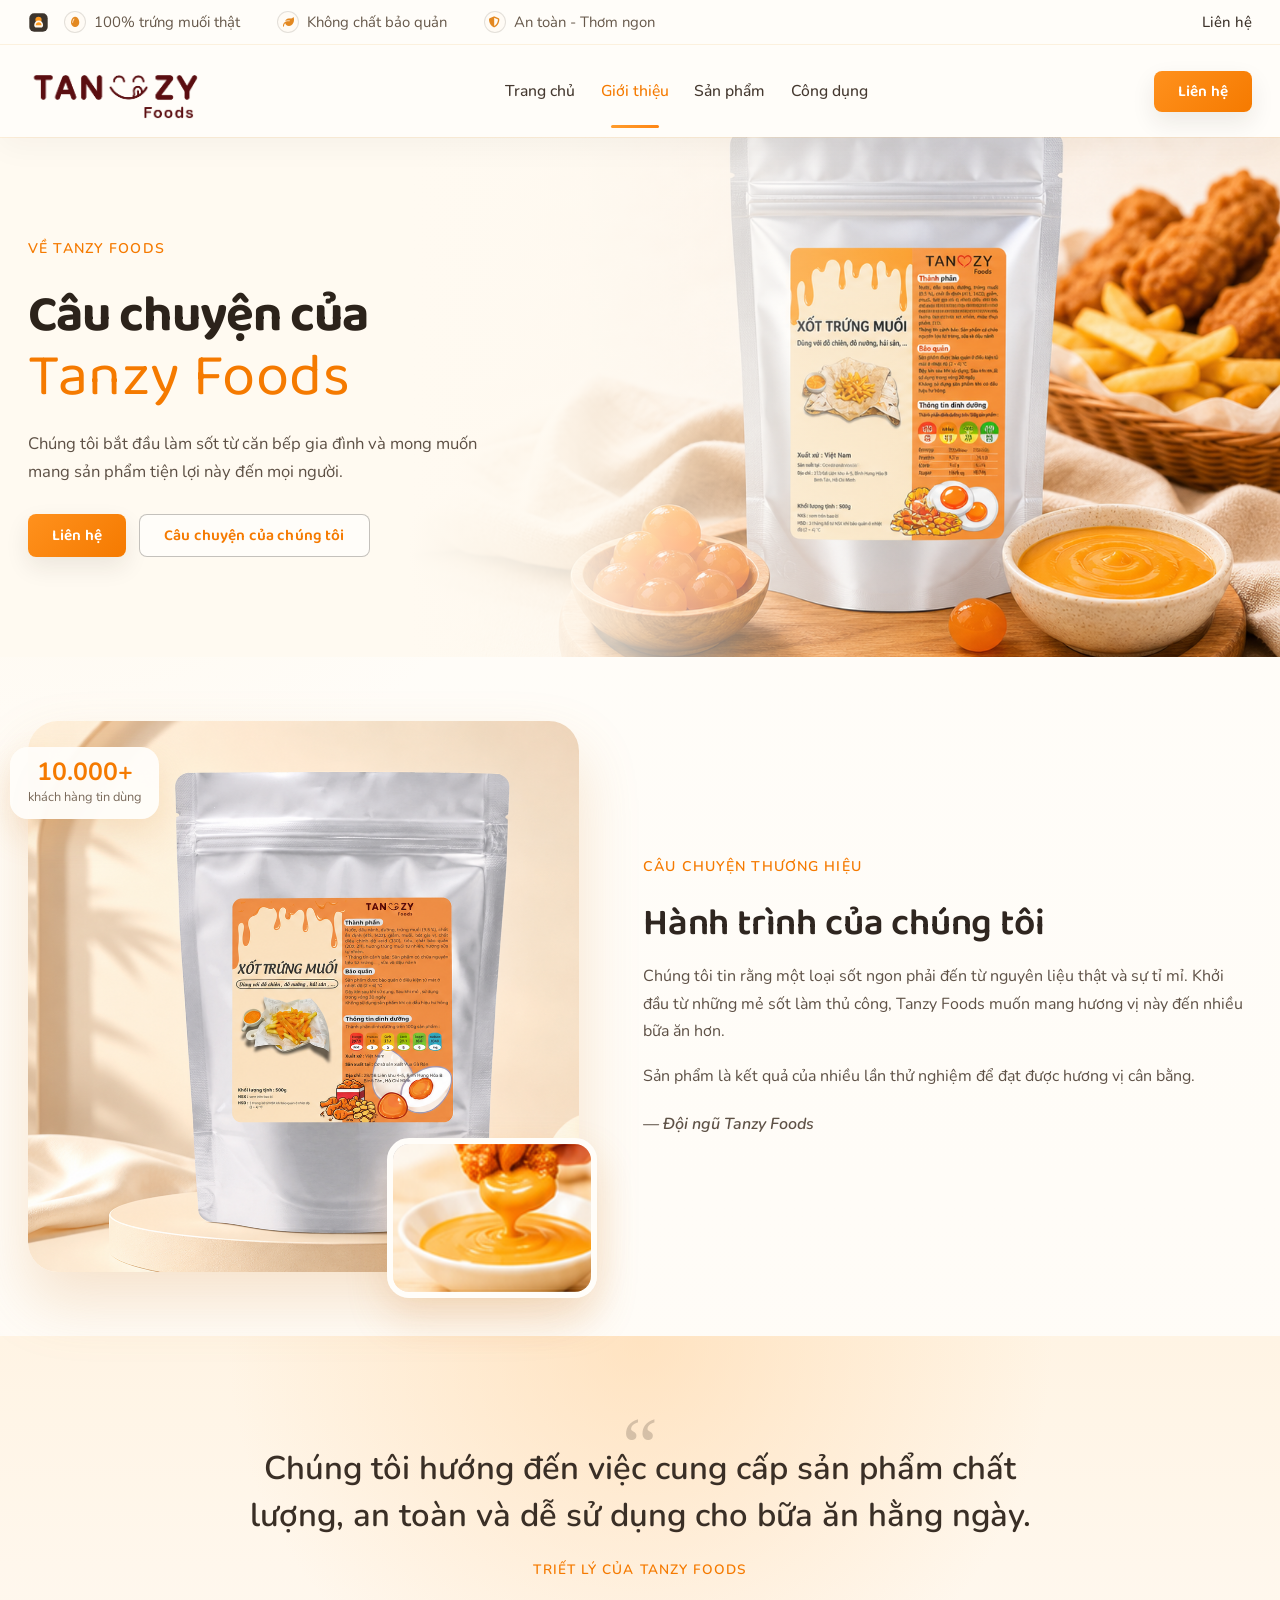
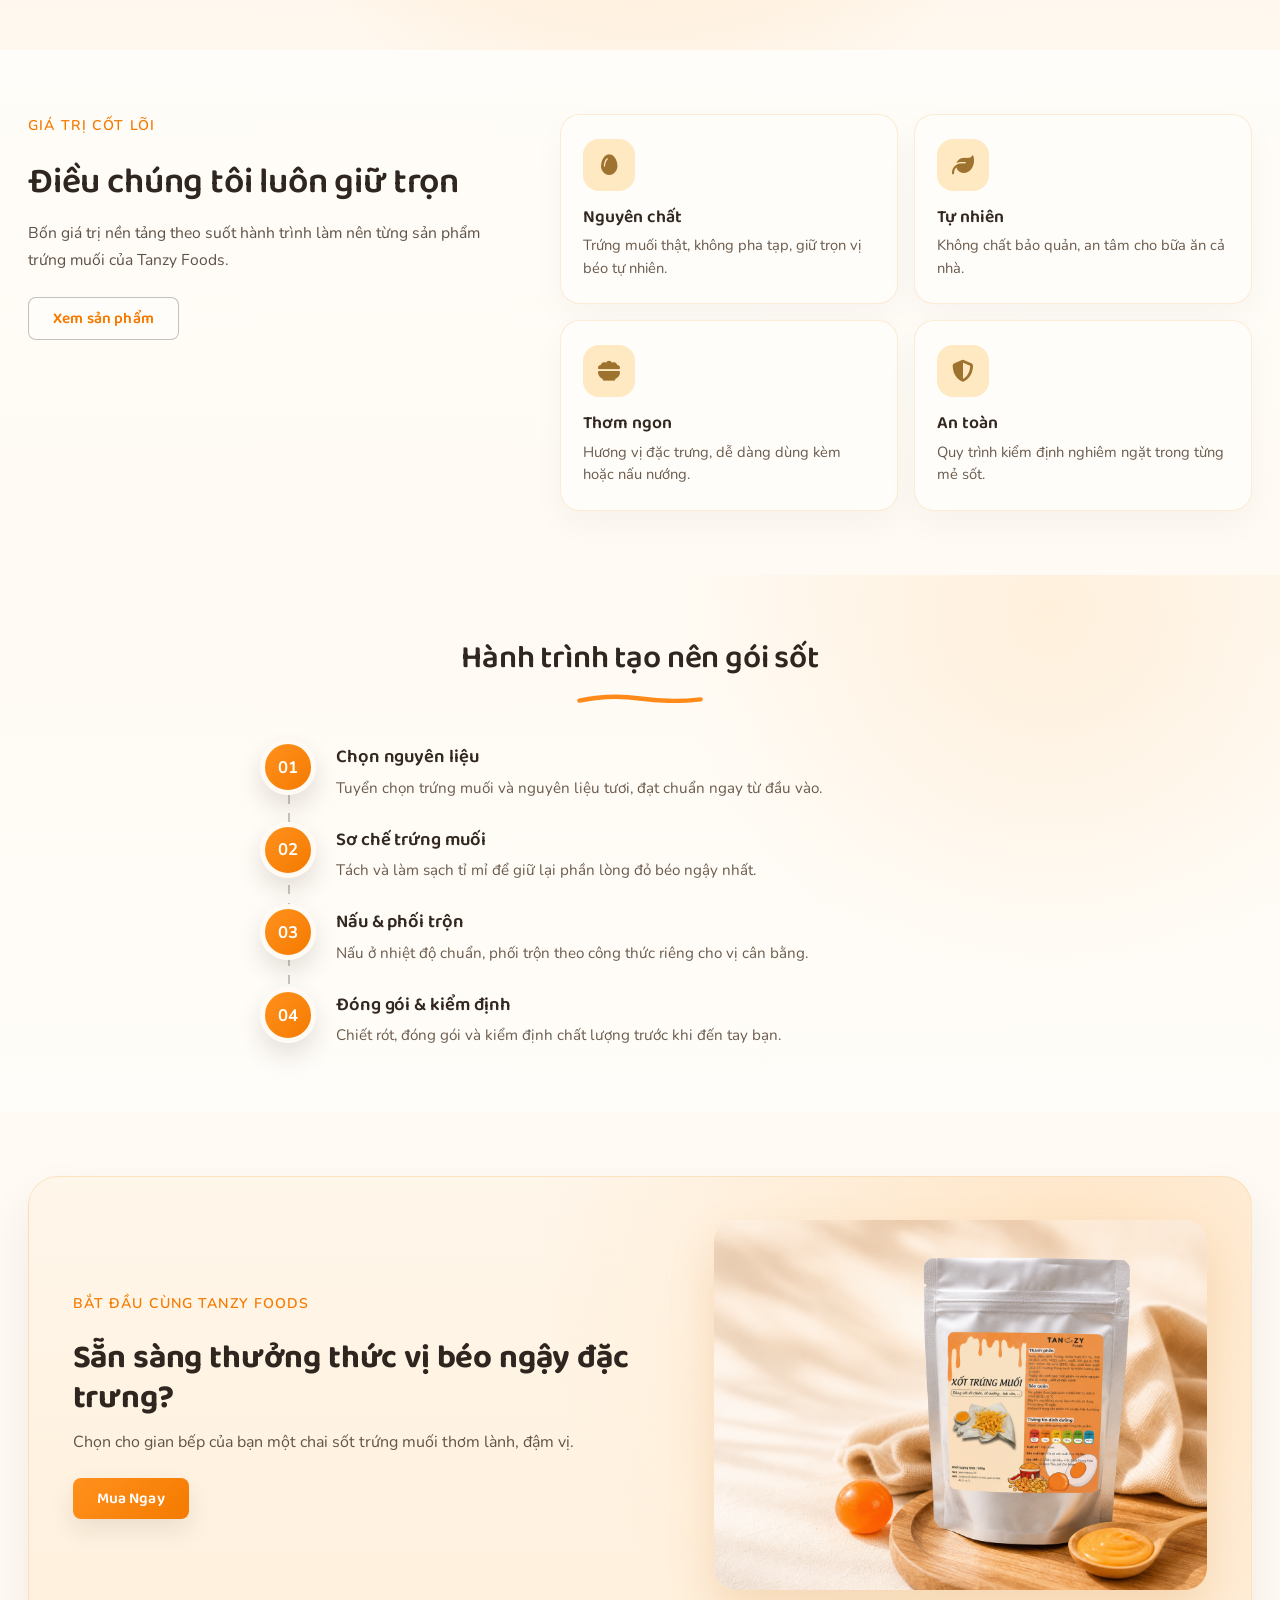
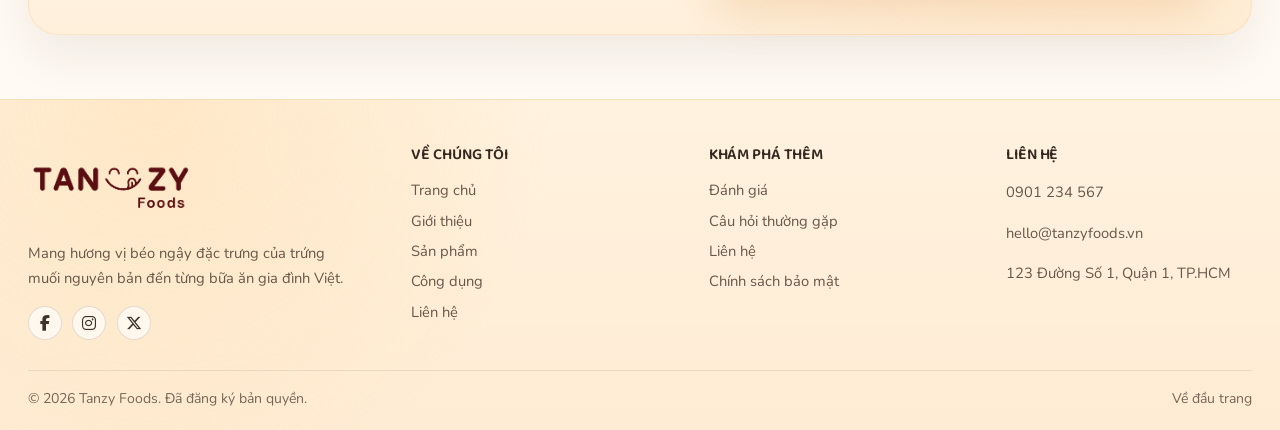
<file: gioi-thieu.html>
<!DOCTYPE html>
<html lang="vi">
  <head>
    <meta charset="UTF-8" />
    <meta name="viewport" content="width=device-width, initial-scale=1.0" />
    <title>Giới thiệu | Tanzy Foods</title>
    <link rel="preconnect" href="https://fonts.googleapis.com" />
    <link rel="preconnect" href="https://fonts.gstatic.com" crossorigin />
    <link
      rel="stylesheet"
      href="https://fonts.googleapis.com/css2?family=Baloo+2:wght@400;500;600;700;800&family=Nunito:wght@400;500;600;700;800&display=swap"
    />
    <link
      rel="stylesheet"
      href="https://cdnjs.cloudflare.com/ajax/libs/font-awesome/6.5.2/css/all.min.css"
    />
    <link rel="stylesheet" href="./assets/css/style.css" />
    <link href="https://unpkg.com/aos@2.3.1/dist/aos.css" rel="stylesheet">
</head>
  <body>
    <header class="site-header" data-header>
      <div class="topbar">
        <div class="container topbar__inner">
          <div class="topbar__left">
            <a class="topbar__lead" href="./index.html" aria-label="Tanzy Foods">
              <svg viewBox="0 0 24 24" aria-hidden="true">
                <rect x="1.5" y="1.5" width="21" height="21" rx="5.5" fill="#3C342D" />
                <circle cx="12" cy="8.9" r="3.55" fill="#FF9A1F" />
                <path d="M7.15 14.85C7.15 11.92 9.41 9.82 12.18 9.82C14.94 9.82 17.2 11.92 17.2 14.85V15.42C17.2 16.7 16.16 17.75 14.87 17.75H9.48C8.19 17.75 7.15 16.7 7.15 15.42V14.85Z" fill="#FFF7EC" />
                <path d="M8.88 14.95C8.88 13.14 10.26 11.79 12.18 11.79C14.09 11.79 15.47 13.14 15.47 14.95V15.03H8.88V14.95Z" fill="#FF9A1F" />
              </svg>
            </a>

            <ul class="topbar__features" aria-label="Điểm nổi bật">
              <li class="topbar__feature">
                <span class="icon-badge" aria-hidden="true">
                  <i class="fa-solid fa-egg"></i>
                </span>
                <span>100% trứng muối thật</span>
              </li>
              <li class="topbar__feature">
                <span class="icon-badge" aria-hidden="true">
                  <i class="fa-solid fa-leaf"></i>
                </span>
                <span>Không chất bảo quản</span>
              </li>
              <li class="topbar__feature">
                <span class="icon-badge" aria-hidden="true">
                  <i class="fa-solid fa-shield-halved"></i>
                </span>
                <span>An toàn - Thơm ngon</span>
              </li>
            </ul>
          </div>

          <a class="topbar__cart" href="./lien-he.html" aria-label="Liên hệ"><span>Liên hệ</span></a>
        </div>
      </div>

      <div class="navbar">
        <div class="container navbar__inner">
          <a class="brand" href="./index.html" aria-label="Tanzy Foods">
            <img src="./assets/images/logo-tanzy-foods.png" alt="Tanzy Foods" />
          </a>

          <a class="navbar__cart-mobile" href="./lien-he.html" aria-label="Liên hệ">Liên hệ</a>

          <button class="menu-toggle" type="button" aria-controls="primary-navigation" aria-expanded="false" data-menu-toggle>
            <span class="sr-only">Mở menu</span>
            <i class="fa-solid fa-bars" aria-hidden="true"></i>
          </button>

          <nav class="nav" id="primary-navigation" aria-label="Điều hướng chính">
            <a class="nav__link" href="./index.html#trang-chu">Trang chủ</a>
            <a class="nav__link nav__link--active" href="./gioi-thieu.html">Giới thiệu</a>
            <a class="nav__link" href="./san-pham.html">Sản phẩm</a>
            <a class="nav__link" href="./cong-dung.html">Công dụng</a>
            </nav>

          <a class="button button--primary navbar__cta" href="./lien-he.html">Liên hệ</a>
        </div>
      </div>
    </header>

    <main class="page-main about">
      <section class="about-hero" id="gioi-thieu">
        <div class="container about-hero__inner">
          <div class="about-hero__content">
            <span class="section-kicker">Về Tanzy Foods</span>
            <h1 class="about-hero__title">
              Câu chuyện của
              <em>Tanzy Foods</em>
            </h1>
            <p class="about-hero__lead">
              Chúng tôi bắt đầu làm sốt từ căn bếp gia đình và mong muốn mang sản phẩm tiện lợi này đến mọi người.
            </p>
            <div class="about-hero__actions">
              <a class="button button--primary about-hero__buy" href="./lien-he.html">Liên hệ</a>
              <a class="button button--ghost" href="#cau-chuyen">Câu chuyện của chúng tôi</a>
            </div>
          </div>
        </div>
      </section>

      <section class="about-story section-padding" id="cau-chuyen" aria-label="Câu chuyện thương hiệu">
        <div class="container about-story__inner">
          <div class="about-story__media">
            <figure class="about-story__figure">
              <img src="./assets/images/ChatGPT Image Jul 8, 2026, 03_01_57 PM.png" alt="Gói xốt trứng muối cùng nguyên liệu" />
            </figure>
            <figure class="about-story__accent">
              <img src="./assets/images/products-idea-dip.png" alt="Món chấm cùng sốt" />
            </figure>
            <div class="about-story__stat">
              <strong>10.000+</strong>
              <span>khách hàng tin dùng</span>
            </div>
          </div>

          <div class="about-story__text">
            <span class="section-kicker">Câu chuyện thương hiệu</span>
            <h2>Hành trình của chúng tôi</h2>
            <p>
              Chúng tôi tin rằng một loại sốt ngon phải đến từ nguyên liệu thật và
              sự tỉ mỉ. Khởi đầu từ những mẻ sốt làm thủ công, Tanzy Foods muốn mang hương vị này đến nhiều bữa ăn hơn.
            </p>
            <p>
              Sản phẩm là kết quả của nhiều lần thử nghiệm để đạt được hương vị cân bằng.
            </p>
            <p class="about-story__sign">— Đội ngũ Tanzy Foods</p>
          </div>
        </div>
      </section>

      <section class="about-quote" aria-label="Triết lý thương hiệu">
        <div class="container about-quote__inner">
          <span class="about-quote__mark" aria-hidden="true">&ldquo;</span>
          <blockquote>
            Chúng tôi hướng đến việc cung cấp sản phẩm chất lượng, an toàn và dễ sử dụng cho bữa ăn hằng ngày.
          </blockquote>
          <p class="about-quote__by">Triết lý của Tanzy Foods</p>
        </div>
      </section>

      <section class="about-values section-padding" aria-label="Giá trị cốt lõi">
        <div class="container about-values__inner">
          <div class="about-values__intro">
            <span class="section-kicker">Giá trị cốt lõi</span>
            <h2>Điều chúng tôi luôn giữ trọn</h2>
            <p>
              Bốn giá trị nền tảng theo suốt hành trình làm nên từng sản phẩm trứng
              muối của Tanzy Foods.
            </p>
            <a class="button button--ghost" href="./san-pham.html">Xem sản phẩm</a>
          </div>

          <ul class="about-values__list">
            <li class="about-value">
              <span class="about-value__icon" aria-hidden="true">
                <i class="fa-solid fa-egg"></i>
              </span>
              <div>
                <h3>Nguyên chất</h3>
                <p>Trứng muối thật, không pha tạp, giữ trọn vị béo tự nhiên.</p>
              </div>
            </li>
            <li class="about-value">
              <span class="about-value__icon" aria-hidden="true">
                <i class="fa-solid fa-leaf"></i>
              </span>
              <div>
                <h3>Tự nhiên</h3>
                <p>Không chất bảo quản, an tâm cho bữa ăn cả nhà.</p>
              </div>
            </li>
            <li class="about-value">
              <span class="about-value__icon" aria-hidden="true">
                <i class="fa-solid fa-bowl-food"></i>
              </span>
              <div>
                <h3>Thơm ngon</h3>
                <p>Hương vị đặc trưng, dễ dàng dùng kèm hoặc nấu nướng.</p>
              </div>
            </li>
            <li class="about-value">
              <span class="about-value__icon" aria-hidden="true">
                <i class="fa-solid fa-shield-halved"></i>
              </span>
              <div>
                <h3>An toàn</h3>
                <p>Quy trình kiểm định nghiêm ngặt trong từng mẻ sốt.</p>
              </div>
            </li>
          </ul>
        </div>
      </section>

      <section class="about-flow section-padding" aria-label="Quy trình làm sản phẩm">
        <div class="container">
          <div class="section-heading">
            <h2>Hành trình tạo nên gói sốt</h2>
          </div>

          <ol class="about-flow__list">
            <li class="about-flow__step">
              <span class="about-flow__marker" aria-hidden="true"><span class="about-flow__num">01</span></span>
              <div class="about-flow__body">
                <h3>Chọn nguyên liệu</h3>
                <p>Tuyển chọn trứng muối và nguyên liệu tươi, đạt chuẩn ngay từ đầu vào.</p>
              </div>
            </li>
            <li class="about-flow__step">
              <span class="about-flow__marker" aria-hidden="true"><span class="about-flow__num">02</span></span>
              <div class="about-flow__body">
                <h3>Sơ chế trứng muối</h3>
                <p>Tách và làm sạch tỉ mỉ để giữ lại phần lòng đỏ béo ngậy nhất.</p>
              </div>
            </li>
            <li class="about-flow__step">
              <span class="about-flow__marker" aria-hidden="true"><span class="about-flow__num">03</span></span>
              <div class="about-flow__body">
                <h3>Nấu &amp; phối trộn</h3>
                <p>Nấu ở nhiệt độ chuẩn, phối trộn theo công thức riêng cho vị cân bằng.</p>
              </div>
            </li>
            <li class="about-flow__step">
              <span class="about-flow__marker" aria-hidden="true"><span class="about-flow__num">04</span></span>
              <div class="about-flow__body">
                <h3>Đóng gói &amp; kiểm định</h3>
                <p>Chiết rót, đóng gói và kiểm định chất lượng trước khi đến tay bạn.</p>
              </div>
            </li>
          </ol>
        </div>
      </section>

      <section class="about-cta section-padding" aria-label="Kêu gọi mua hàng">
        <div class="container">
          <div class="about-cta__inner">
            <div class="about-cta__text">
              <span class="section-kicker">Bắt đầu cùng Tanzy Foods</span>
              <h2>Sẵn sàng thưởng thức vị béo ngậy đặc trưng?</h2>
              <p>Chọn cho gian bếp của bạn một chai sốt trứng muối thơm lành, đậm vị.</p>
              <a class="button button--primary about-cta__button" href="./lien-he.html">Mua Ngay</a>
            </div>
            <div class="about-cta__media">
              <img src="./assets/images/why-product.png" alt="Gói xốt trứng muối Tanzy Foods" />
            </div>
          </div>
        </div>
      </section>
    </main>

    <footer class="site-footer">
      <div class="container footer__top">
        <div class="footer__brand">
          <a class="footer__logo" href="./index.html" aria-label="Tanzy Foods">
            <img src="./assets/images/logo-tanzy-foods.png" alt="Tanzy Foods" />
          </a>
          <p>
            Mang hương vị béo ngậy đặc trưng của trứng muối nguyên bản đến từng bữa ăn gia đình Việt.
          </p>
          <div class="footer__socials" aria-label="Kết nối với chúng tôi">
            <a href="#" aria-label="Facebook">
              <i class="fa-brands fa-facebook-f"></i>
            </a>
            <a href="#" aria-label="Instagram">
              <i class="fa-brands fa-instagram"></i>
            </a>
            <a href="#" aria-label="Twitter">
              <i class="fa-brands fa-x-twitter"></i>
            </a>
          </div>
        </div>

        <div class="footer__column">
          <h3>Về chúng tôi</h3>
          <a href="#trang-chu">Trang chủ</a>
          <a href="./gioi-thieu.html">Giới thiệu</a>
          <a href="./san-pham.html">Sản phẩm</a>
          <a href="./cong-dung.html">Công dụng</a>
          <a href="./lien-he.html">Liên hệ</a>
        </div>

        <div class="footer__column">
          <h3>Khám phá thêm</h3>
          <a href="#danh-gia">Đánh giá</a>
          <a href="#cau-hoi">Câu hỏi thường gặp</a>
          <a href="./lien-he.html">Liên hệ</a>
          <a href="#">Chính sách bảo mật</a>
        </div>

        <div class="footer__column footer__contact">
          <h3>Liên hệ</h3>
          <p>0901 234 567</p>
          <p>hello@tanzyfoods.vn</p>
          <p>123 Đường Số 1, Quận 1, TP.HCM</p>
        </div>
      </div>

      <div class="container footer__bottom">
        <p>© 2026 Tanzy Foods. Đã đăng ký bản quyền.</p>
        <a href="#trang-chu">Về đầu trang</a>
      </div>
    </footer>

    <script src="./assets/js/main.js"></script>
  
    
    <!-- AOS Animations -->
    <script src="https://unpkg.com/aos@2.3.1/dist/aos.js"></script>
    <script src="./assets/js/aos-init.js"></script>
  </body>
</html>
</file>
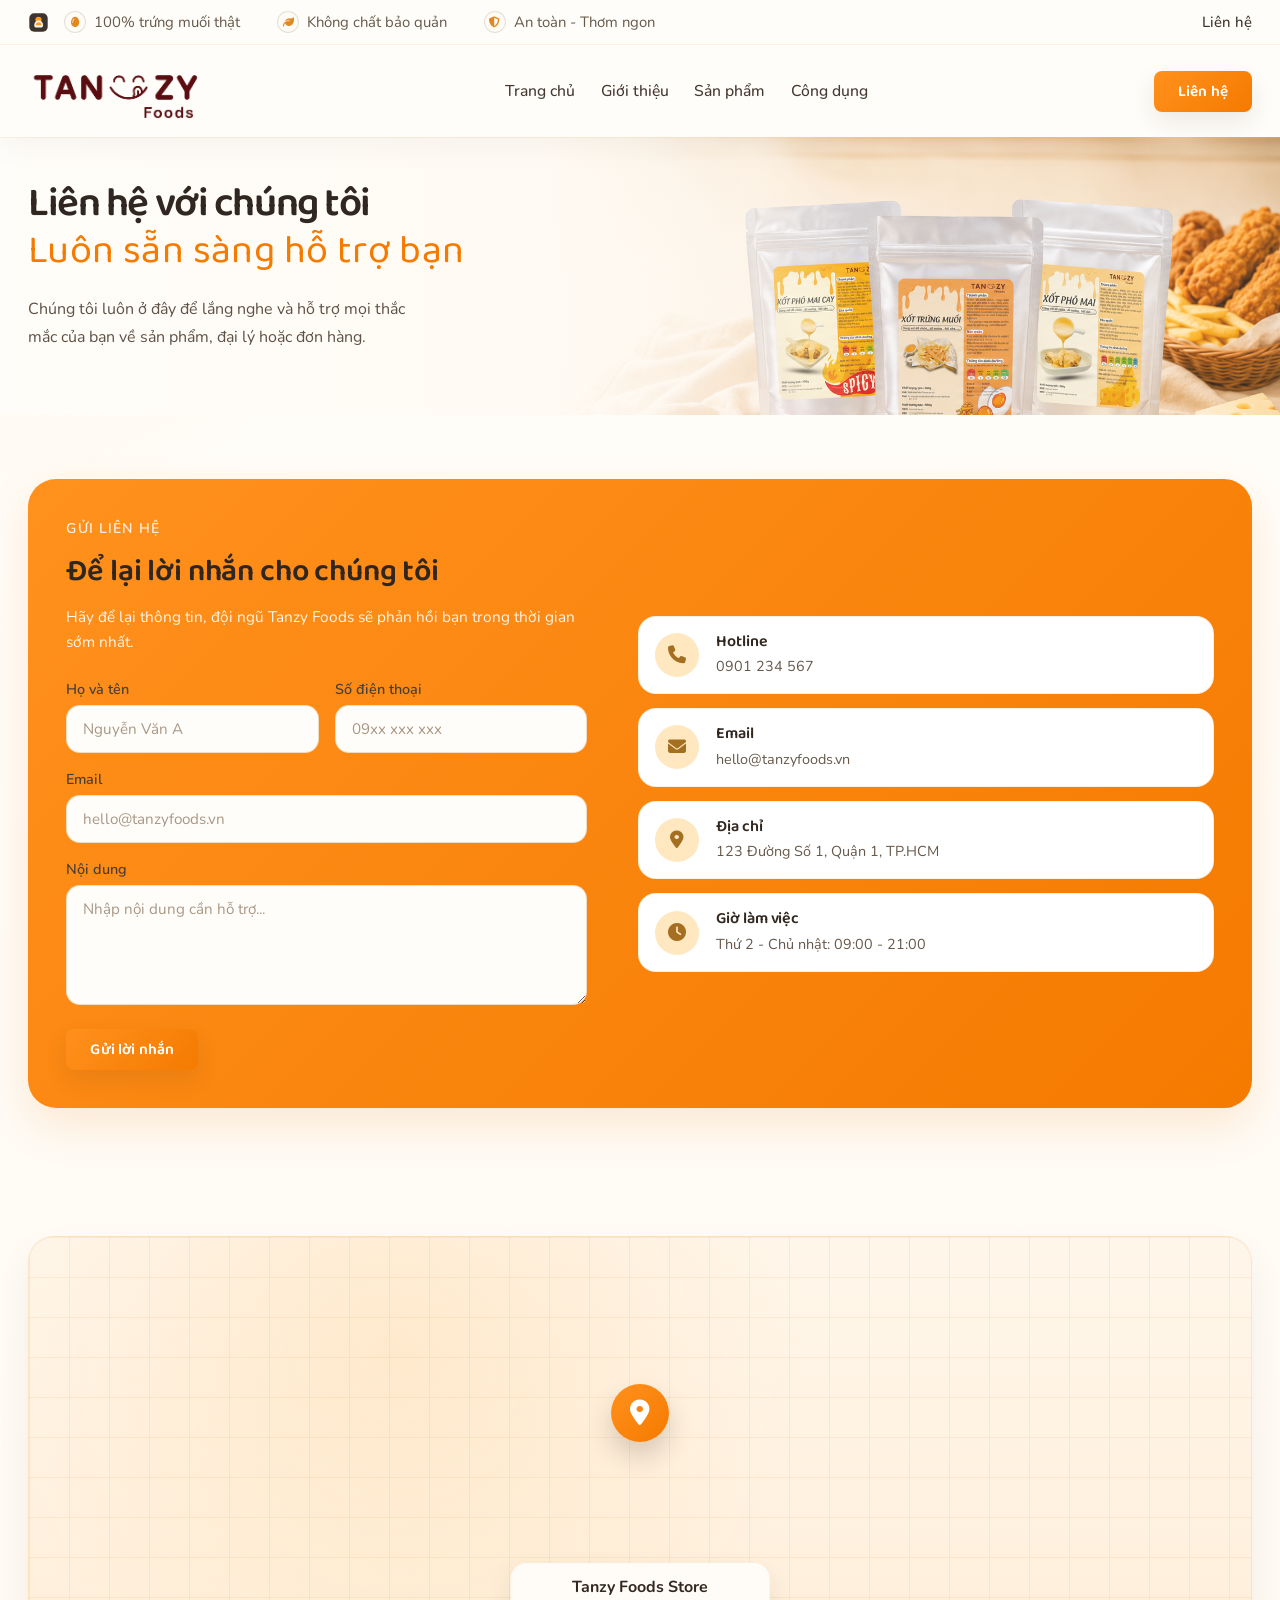
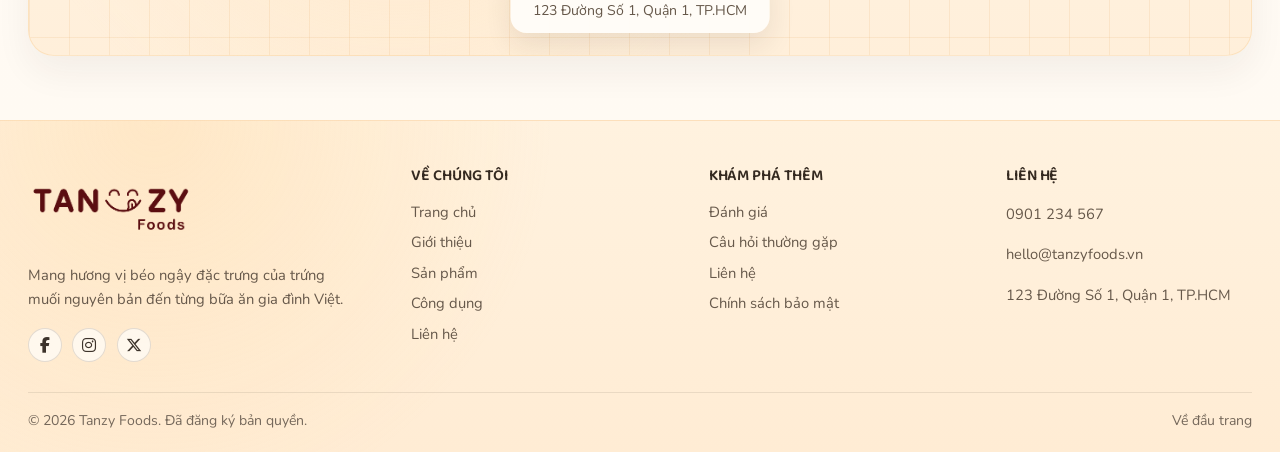
<file: lien-he.html>
<!DOCTYPE html>
<html lang="vi">
  <head>
    <meta charset="UTF-8" />
    <meta name="viewport" content="width=device-width, initial-scale=1.0" />
    <title>Liên hệ | Tanzy Foods</title>
    <link rel="preconnect" href="https://fonts.googleapis.com" />
    <link rel="preconnect" href="https://fonts.gstatic.com" crossorigin />
    <link
      rel="stylesheet"
      href="https://fonts.googleapis.com/css2?family=Baloo+2:wght@400;500;600;700;800&family=Nunito:wght@400;500;600;700;800&display=swap"
    />
    <link
      rel="stylesheet"
      href="https://cdnjs.cloudflare.com/ajax/libs/font-awesome/6.5.2/css/all.min.css"
    />
    <link rel="stylesheet" href="./assets/css/style.css" />
    <link href="https://unpkg.com/aos@2.3.1/dist/aos.css" rel="stylesheet">
</head>
  <body>
    <header class="site-header" data-header>
      <div class="topbar">
        <div class="container topbar__inner">
          <div class="topbar__left">
            <a class="topbar__lead" href="./index.html" aria-label="Tanzy Foods">
              <svg viewBox="0 0 24 24" aria-hidden="true">
                <rect x="1.5" y="1.5" width="21" height="21" rx="5.5" fill="#3C342D" />
                <circle cx="12" cy="8.9" r="3.55" fill="#FF9A1F" />
                <path d="M7.15 14.85C7.15 11.92 9.41 9.82 12.18 9.82C14.94 9.82 17.2 11.92 17.2 14.85V15.42C17.2 16.7 16.16 17.75 14.87 17.75H9.48C8.19 17.75 7.15 16.7 7.15 15.42V14.85Z" fill="#FFF7EC" />
                <path d="M8.88 14.95C8.88 13.14 10.26 11.79 12.18 11.79C14.09 11.79 15.47 13.14 15.47 14.95V15.03H8.88V14.95Z" fill="#FF9A1F" />
              </svg>
            </a>

            <ul class="topbar__features" aria-label="Điểm nổi bật">
              <li class="topbar__feature">
                <span class="icon-badge" aria-hidden="true">
                  <i class="fa-solid fa-egg"></i>
                </span>
                <span>100% trứng muối thật</span>
              </li>
              <li class="topbar__feature">
                <span class="icon-badge" aria-hidden="true">
                  <i class="fa-solid fa-leaf"></i>
                </span>
                <span>Không chất bảo quản</span>
              </li>
              <li class="topbar__feature">
                <span class="icon-badge" aria-hidden="true">
                  <i class="fa-solid fa-shield-halved"></i>
                </span>
                <span>An toàn - Thơm ngon</span>
              </li>
            </ul>
          </div>

          <a class="topbar__cart" href="./lien-he.html" aria-label="Liên hệ"><span>Liên hệ</span></a>
        </div>
      </div>

      <div class="navbar">
        <div class="container navbar__inner">
          <a class="brand" href="./index.html" aria-label="Tanzy Foods">
            <img src="./assets/images/logo-tanzy-foods.png" alt="Tanzy Foods" />
          </a>

          <a class="navbar__cart-mobile" href="./lien-he.html" aria-label="Liên hệ">Liên hệ</a>

          <button class="menu-toggle" type="button" aria-controls="primary-navigation" aria-expanded="false" data-menu-toggle>
            <span class="sr-only">Mở menu</span>
            <i class="fa-solid fa-bars" aria-hidden="true"></i>
          </button>

          <nav class="nav" id="primary-navigation" aria-label="Điều hướng chính">
            <a class="nav__link" href="./index.html#trang-chu">Trang chủ</a>
            <a class="nav__link" href="./gioi-thieu.html">Giới thiệu</a>
            <a class="nav__link" href="./san-pham.html">Sản phẩm</a>
            <a class="nav__link" href="./cong-dung.html">Công dụng</a>
            </nav>

          <a class="button button--primary navbar__cta" href="./lien-he.html">Liên hệ</a>
        </div>
      </div>
    </header>

    <main class="page-main">
      <section class="products-hero" id="lien-he">
        <div class="container products-hero__inner">
          <div class="products-hero__content">
            <h1>
              <span>Liên hệ với chúng tôi</span>
              <em>Luôn sẵn sàng hỗ trợ bạn</em>
            </h1>
            <p>
              Chúng tôi luôn ở đây để lắng nghe và hỗ trợ mọi thắc mắc của bạn về sản phẩm, đại lý hoặc đơn hàng.
            </p>
          </div>
        </div>
      </section>

      <section class="contact section-padding" aria-label="Thông tin liên hệ">
        <div class="container contact__panel">
          <form class="contact-form" aria-label="Gửi liên hệ" novalidate>
            <span class="section-kicker">Gửi liên hệ</span>
            <h2>Để lại lời nhắn cho chúng tôi</h2>
            <p class="contact-form__lead">
              Hãy để lại thông tin, đội ngũ Tanzy Foods sẽ phản hồi bạn trong thời gian sớm nhất.
            </p>

            <div class="form-grid">
              <label class="form-field">
                <span>Họ và tên</span>
                <input type="text" name="name" placeholder="Nguyễn Văn A" />
              </label>
              <label class="form-field">
                <span>Số điện thoại</span>
                <input type="tel" name="phone" placeholder="09xx xxx xxx" />
              </label>
              <label class="form-field form-field--full">
                <span>Email</span>
                <input type="email" name="email" placeholder="hello@tanzyfoods.vn" />
              </label>
              <label class="form-field form-field--full">
                <span>Nội dung</span>
                <textarea name="message" rows="4" placeholder="Nhập nội dung cần hỗ trợ..."></textarea>
              </label>
            </div>

            <button class="button button--primary contact-form__submit" type="submit">Gửi lời nhắn</button>
          </form>

          <div class="contact__cards" aria-label="Thông tin liên hệ">
            <article class="contact-card">
              <span class="contact-card__icon" aria-hidden="true">
                <i class="fa-solid fa-phone"></i>
              </span>
              <div>
                <h3>Hotline</h3>
                <p>0901 234 567</p>
              </div>
            </article>

            <article class="contact-card">
              <span class="contact-card__icon" aria-hidden="true">
                <i class="fa-solid fa-envelope"></i>
              </span>
              <div>
                <h3>Email</h3>
                <p>hello@tanzyfoods.vn</p>
              </div>
            </article>

            <article class="contact-card">
              <span class="contact-card__icon" aria-hidden="true">
                <i class="fa-solid fa-location-dot"></i>
              </span>
              <div>
                <h3>Địa chỉ</h3>
                <p>123 Đường Số 1, Quận 1, TP.HCM</p>
              </div>
            </article>

            <article class="contact-card">
              <span class="contact-card__icon" aria-hidden="true">
                <i class="fa-solid fa-clock"></i>
              </span>
              <div>
                <h3>Giờ làm việc</h3>
                <p>Thứ 2 - Chủ nhật: 09:00 - 21:00</p>
              </div>
            </article>
          </div>
        </div>
      </section>

      <section class="map section-padding" aria-label="Bản đồ">
        <div class="container">
          <div class="map-card">
            <div class="map-card__grid" aria-hidden="true"></div>
            <div class="map-card__pin" aria-hidden="true">
              <i class="fa-solid fa-location-dot"></i>
            </div>
            <div class="map-card__label">
              <strong>Tanzy Foods Store</strong>
              <span>123 Đường Số 1, Quận 1, TP.HCM</span>
            </div>
          </div>
        </div>
      </section>
    </main>

    <footer class="site-footer">
      <div class="container footer__top">
        <div class="footer__brand">
          <a class="footer__logo" href="./index.html" aria-label="Tanzy Foods">
            <img src="./assets/images/logo-tanzy-foods.png" alt="Tanzy Foods" />
          </a>
          <p>
            Mang hương vị béo ngậy đặc trưng của trứng muối nguyên bản đến từng bữa ăn gia đình Việt.
          </p>
          <div class="footer__socials" aria-label="Kết nối với chúng tôi">
            <a href="#" aria-label="Facebook">
              <i class="fa-brands fa-facebook-f"></i>
            </a>
            <a href="#" aria-label="Instagram">
              <i class="fa-brands fa-instagram"></i>
            </a>
            <a href="#" aria-label="Twitter">
              <i class="fa-brands fa-x-twitter"></i>
            </a>
          </div>
        </div>

        <div class="footer__column">
          <h3>Về chúng tôi</h3>
          <a href="#trang-chu">Trang chủ</a>
          <a href="./gioi-thieu.html">Giới thiệu</a>
          <a href="./san-pham.html">Sản phẩm</a>
          <a href="./cong-dung.html">Công dụng</a>
          <a href="./lien-he.html">Liên hệ</a>
        </div>

        <div class="footer__column">
          <h3>Khám phá thêm</h3>
          <a href="#danh-gia">Đánh giá</a>
          <a href="#cau-hoi">Câu hỏi thường gặp</a>
          <a href="./lien-he.html">Liên hệ</a>
          <a href="#">Chính sách bảo mật</a>
        </div>

        <div class="footer__column footer__contact">
          <h3>Liên hệ</h3>
          <p>0901 234 567</p>
          <p>hello@tanzyfoods.vn</p>
          <p>123 Đường Số 1, Quận 1, TP.HCM</p>
        </div>
      </div>

      <div class="container footer__bottom">
        <p>© 2026 Tanzy Foods. Đã đăng ký bản quyền.</p>
        <a href="#trang-chu">Về đầu trang</a>
      </div>
    </footer>

    <script src="./assets/js/main.js"></script>
  
    
    <!-- AOS Animations -->
    <script src="https://unpkg.com/aos@2.3.1/dist/aos.js"></script>
    <script src="./assets/js/aos-init.js"></script>
  </body>
</html>
</file>
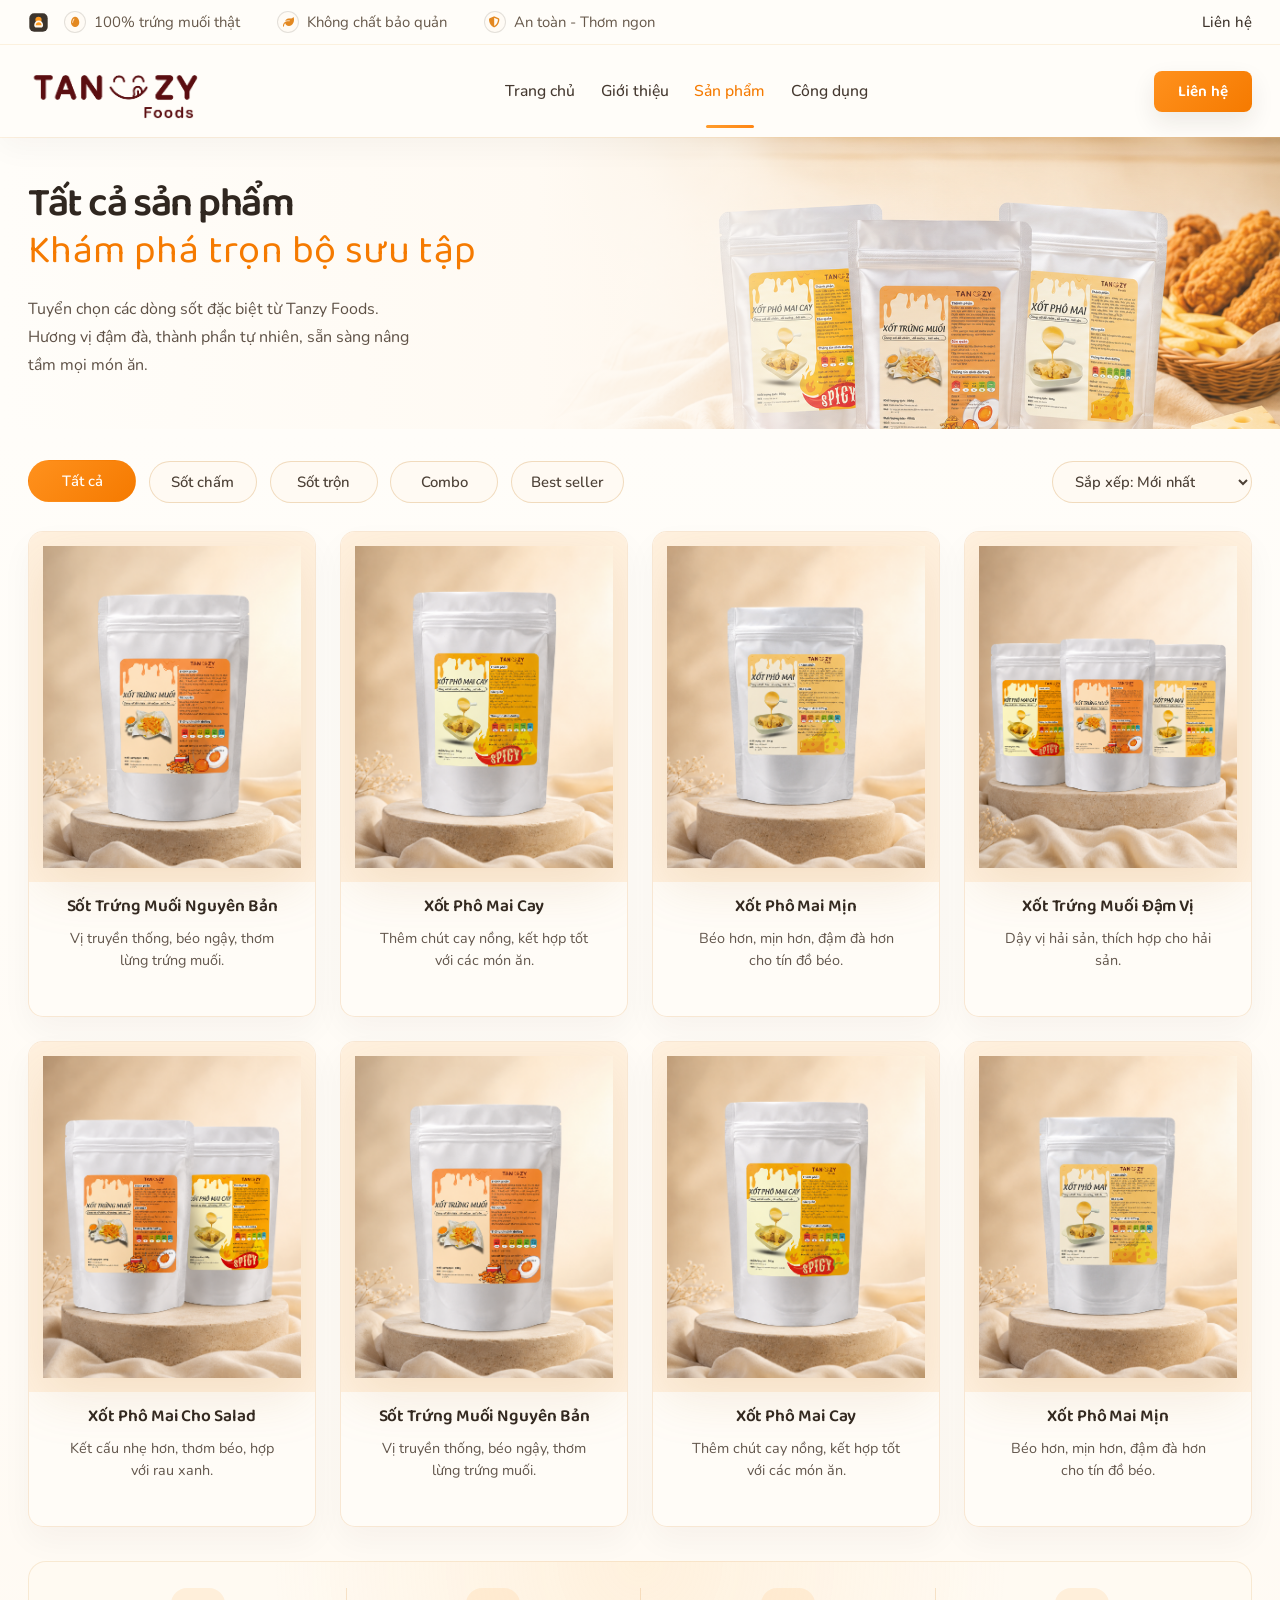
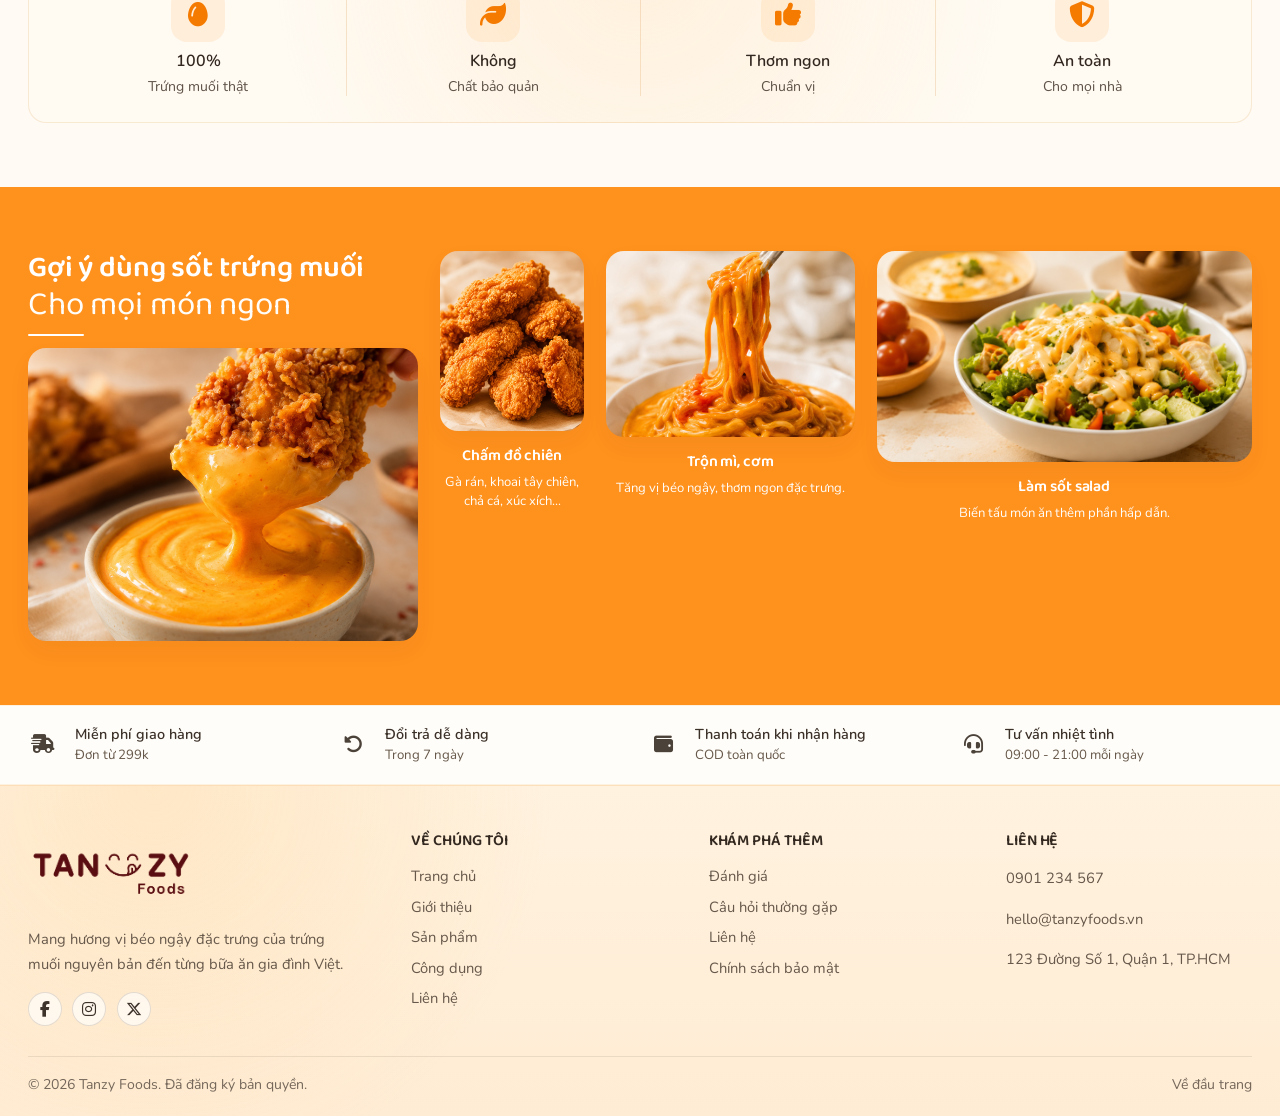
<file: san-pham.html>
<!DOCTYPE html>
<html lang="vi">
  <head>
    <meta charset="UTF-8" />
    <meta name="viewport" content="width=device-width, initial-scale=1.0" />
    <title>Sản phẩm | Tanzy Foods</title>
    <link rel="preconnect" href="https://fonts.googleapis.com" />
    <link rel="preconnect" href="https://fonts.gstatic.com" crossorigin />
    <link
      rel="stylesheet"
      href="https://fonts.googleapis.com/css2?family=Baloo+2:wght@400;500;600;700;800&family=Nunito:wght@400;500;600;700;800&display=swap"
    />
    <link
      rel="stylesheet"
      href="https://cdnjs.cloudflare.com/ajax/libs/font-awesome/6.5.2/css/all.min.css"
    />
    <link rel="stylesheet" href="./assets/css/style.css" />
    <link href="https://unpkg.com/aos@2.3.1/dist/aos.css" rel="stylesheet">
</head>
  <body>
    <header class="site-header" data-header>
      <div class="topbar">
        <div class="container topbar__inner">
          <div class="topbar__left">
            <a class="topbar__lead" href="./index.html" aria-label="Tanzy Foods">
              <svg viewBox="0 0 24 24" aria-hidden="true">
                <rect x="1.5" y="1.5" width="21" height="21" rx="5.5" fill="#3C342D" />
                <circle cx="12" cy="8.9" r="3.55" fill="#FF9A1F" />
                <path d="M7.15 14.85C7.15 11.92 9.41 9.82 12.18 9.82C14.94 9.82 17.2 11.92 17.2 14.85V15.42C17.2 16.7 16.16 17.75 14.87 17.75H9.48C8.19 17.75 7.15 16.7 7.15 15.42V14.85Z" fill="#FFF7EC" />
                <path d="M8.88 14.95C8.88 13.14 10.26 11.79 12.18 11.79C14.09 11.79 15.47 13.14 15.47 14.95V15.03H8.88V14.95Z" fill="#FF9A1F" />
              </svg>
            </a>

            <ul class="topbar__features" aria-label="Điểm nổi bật">
              <li class="topbar__feature">
                <span class="icon-badge" aria-hidden="true">
                  <i class="fa-solid fa-egg"></i>
                </span>
                <span>100% trứng muối thật</span>
              </li>
              <li class="topbar__feature">
                <span class="icon-badge" aria-hidden="true">
                  <i class="fa-solid fa-leaf"></i>
                </span>
                <span>Không chất bảo quản</span>
              </li>
              <li class="topbar__feature">
                <span class="icon-badge" aria-hidden="true">
                  <i class="fa-solid fa-shield-halved"></i>
                </span>
                <span>An toàn - Thơm ngon</span>
              </li>
            </ul>
          </div>

          <a class="topbar__cart" href="./lien-he.html" aria-label="Liên hệ"><span>Liên hệ</span></a>
        </div>
      </div>

      <div class="navbar">
        <div class="container navbar__inner">
          <a class="brand" href="./index.html" aria-label="Tanzy Foods">
            <img src="./assets/images/logo-tanzy-foods.png" alt="Tanzy Foods" />
          </a>

          <a class="navbar__cart-mobile" href="./lien-he.html" aria-label="Liên hệ">Liên hệ</a>

          <button class="menu-toggle" type="button" aria-controls="primary-navigation" aria-expanded="false" data-menu-toggle>
            <span class="sr-only">Mở menu</span>
            <i class="fa-solid fa-bars" aria-hidden="true"></i>
          </button>

          <nav class="nav" id="primary-navigation" aria-label="Điều hướng chính">
            <a class="nav__link" href="./index.html#trang-chu">Trang chủ</a>
            <a class="nav__link" href="./gioi-thieu.html">Giới thiệu</a>
            <a class="nav__link nav__link--active" href="./san-pham.html">Sản phẩm</a>
            <a class="nav__link" href="./cong-dung.html">Công dụng</a>
            </nav>

          <a class="button button--primary navbar__cta" href="./lien-he.html">Liên hệ</a>
        </div>
      </div>
    </header>

    <main class="products-page">
      <section class="products-hero" id="san-pham">
        <div class="container products-hero__inner">
          <div class="products-hero__content">
            <h1>
              <span>Tất cả sản phẩm</span>
              <em>Khám phá trọn bộ sưu tập</em>
            </h1>
            <p>
              Tuyển chọn các dòng sốt đặc biệt từ Tanzy Foods. Hương vị đậm đà, thành phần tự nhiên, sẵn sàng nâng tầm mọi món ăn.
            </p>
          </div>
        </div>
      </section>

      <section class="products-catalog section-padding" aria-label="Danh sách sản phẩm">
        <div class="container">
          <div class="products-toolbar">
            <div class="product-filters" aria-label="Bộ lọc sản phẩm">
              <button class="filter-pill filter-pill--active" type="button">Tất cả</button>
              <button class="filter-pill" type="button">Sốt chấm</button>
              <button class="filter-pill" type="button">Sốt trộn</button>
              <button class="filter-pill" type="button">Combo</button>
              <button class="filter-pill" type="button">Best seller</button>
            </div>

            <label class="product-sort">
              <span class="sr-only">Sắp xếp</span>
              <select>
                <option>Sắp xếp: Mới nhất</option>
                <option>Phổ biến</option>
                <option>Bán chạy</option>
              </select>
            </label>
          </div>

          <div class="products-grid">
            <article class="product-card">
              <a class="product-card__media" href="./chi-tiet-san-pham.html">
                <img src="./assets/images/ChatGPT Image Jul 8, 2026, 03_21_01 PM (1).png" alt="Gói xốt trứng muối nguyên bản" />
              </a>
              <div class="product-card__body">
                <h2>Sốt Trứng Muối Nguyên Bản</h2>
                <p>Vị truyền thống, béo ngậy, thơm lừng trứng muối.</p>
              </div>
            </article>

            <article class="product-card">
              <a class="product-card__media" href="./chi-tiet-san-pham.html">
                <img src="./assets/images/ChatGPT Image Jul 8, 2026, 03_21_01 PM (2).png" alt="Gói xốt phô mai cay" />
              </a>
              <div class="product-card__body">
                <h2>Xốt Phô Mai Cay</h2>
                <p>Thêm chút cay nồng, kết hợp tốt với các món ăn.</p>
              </div>
            </article>

            <article class="product-card">
              <a class="product-card__media" href="./chi-tiet-san-pham.html">
                <img src="./assets/images/ChatGPT Image Jul 8, 2026, 03_21_01 PM (3).png" alt="Gói xốt phô mai mịn" />
              </a>
              <div class="product-card__body">
                <h2>Xốt Phô Mai Mịn</h2>
                <p>Béo hơn, mịn hơn, đậm đà hơn cho tín đồ béo.</p>
              </div>
            </article>

            <article class="product-card">
              <a class="product-card__media" href="./chi-tiet-san-pham.html">
                <img src="./assets/images/ChatGPT Image Jul 8, 2026, 03_21_01 PM (4).png" alt="Gói xốt trứng muối đậm vị" />
              </a>
              <div class="product-card__body">
                <h2>Xốt Trứng Muối Đậm Vị</h2>
                <p>Dậy vị hải sản, thích hợp cho hải sản.</p>
              </div>
            </article>

            <article class="product-card">
              <a class="product-card__media" href="./chi-tiet-san-pham.html">
                <img src="./assets/images/ChatGPT Image Jul 8, 2026, 03_21_01 PM (5).png" alt="Gói xốt phô mai cho salad" />
              </a>
              <div class="product-card__body">
                <h2>Xốt Phô Mai Cho Salad</h2>
                <p>Kết cấu nhẹ hơn, thơm béo, hợp với rau xanh.</p>
              </div>
            </article>
 <article class="product-card">
              <a class="product-card__media" href="./chi-tiet-san-pham.html">
                <img src="./assets/images/ChatGPT Image Jul 8, 2026, 03_21_01 PM (1).png" alt="Gói xốt trứng muối nguyên bản" />
              </a>
              <div class="product-card__body">
                <h2>Sốt Trứng Muối Nguyên Bản</h2>
                <p>Vị truyền thống, béo ngậy, thơm lừng trứng muối.</p>
              </div>
            </article>

            <article class="product-card">
              <a class="product-card__media" href="./chi-tiet-san-pham.html">
                <img src="./assets/images/ChatGPT Image Jul 8, 2026, 03_21_01 PM (2).png" alt="Gói xốt phô mai cay" />
              </a>
              <div class="product-card__body">
                <h2>Xốt Phô Mai Cay</h2>
                <p>Thêm chút cay nồng, kết hợp tốt với các món ăn.</p>
              </div>
            </article>

            <article class="product-card">
              <a class="product-card__media" href="./chi-tiet-san-pham.html">
                <img src="./assets/images/ChatGPT Image Jul 8, 2026, 03_21_01 PM (3).png" alt="Gói xốt phô mai mịn" />
              </a>
              <div class="product-card__body">
                <h2>Xốt Phô Mai Mịn</h2>
                <p>Béo hơn, mịn hơn, đậm đà hơn cho tín đồ béo.</p>
              </div>
            </article>

          </div>

          <div class="product-promises" aria-label="Cam kết sản phẩm">
            <article class="product-promise">
              <span aria-hidden="true">
                <i class="fa-solid fa-egg"></i>
              </span>
              <strong>100%</strong>
              <em>Trứng muối thật</em>
            </article>

            <article class="product-promise">
              <span aria-hidden="true">
                <i class="fa-solid fa-leaf"></i>
              </span>
              <strong>Không</strong>
              <em>Chất bảo quản</em>
            </article>

            <article class="product-promise">
              <span aria-hidden="true">
                <i class="fa-solid fa-thumbs-up"></i>
              </span>
              <strong>Thơm ngon</strong>
              <em>Chuẩn vị</em>
            </article>

            <article class="product-promise">
              <span aria-hidden="true">
                <i class="fa-solid fa-shield-halved"></i>
              </span>
              <strong>An toàn</strong>
              <em>Cho mọi nhà</em>
            </article>
          </div>
        </div>
      </section>

      <section class="products-ideas section-padding" aria-label="Gợi ý sử dụng">
        <div class="container products-ideas__grid">
          <div class="products-ideas__lead">
            <h2>
              <span>Gợi ý dùng sốt trứng muối</span>
              <em>Cho mọi món ngon</em>
            </h2>
            <article class="product-idea-card product-idea-card--large">
              <img src="./assets/images/ChatGPT Image Jul 8, 2026, 11_59_52 AM (1).png" alt="Chấm sốt" />
            </article>
          </div>

          <article class="product-idea-card">
            <img src="./assets/images/ChatGPT Image Jul 8, 2026, 03_38_43 PM (1).png" alt="Chấm đồ chiên" />
            <h3>Chấm đồ chiên</h3>
            <p>Gà rán, khoai tây chiên, chả cá, xúc xích...</p>
          </article>

          <article class="product-idea-card">
            <img src="./assets/images/ChatGPT Image Jul 8, 2026, 03_38_43 PM (2).png" alt="Trộn mì" />
            <h3>Trộn mì, cơm</h3>
            <p>Tăng vị béo ngậy, thơm ngon đặc trưng.</p>
          </article>

          <article class="product-idea-card">
            <img src="./assets/images/ChatGPT Image Jul 8, 2026, 03_38_43 PM (3).png" alt="Làm sốt salad" />
            <h3>Làm sốt salad</h3>
            <p>Biến tấu món ăn thêm phần hấp dẫn.</p>
          </article>
          
          
        </div>
      </section>

      <div class="service-strip">
        <div class="container">
          <ul class="service-strip__list" aria-label="Dịch vụ">
            <li class="service-strip__item">
              <span class="service-strip__icon" aria-hidden="true">
                <i class="fa-solid fa-truck-fast"></i>
              </span>
              <span>
                <strong>Miễn phí giao hàng</strong>
                <em>Đơn từ 299k</em>
              </span>
            </li>

            <li class="service-strip__item">
              <span class="service-strip__icon" aria-hidden="true">
                <i class="fa-solid fa-rotate-left"></i>
              </span>
              <span>
                <strong>Đổi trả dễ dàng</strong>
                <em>Trong 7 ngày</em>
              </span>
            </li>

            <li class="service-strip__item">
              <span class="service-strip__icon" aria-hidden="true">
                <i class="fa-solid fa-wallet"></i>
              </span>
              <span>
                <strong>Thanh toán khi nhận hàng</strong>
                <em>COD toàn quốc</em>
              </span>
            </li>

            <li class="service-strip__item">
              <span class="service-strip__icon" aria-hidden="true">
                <i class="fa-solid fa-headset"></i>
              </span>
              <span>
                <strong>Tư vấn nhiệt tình</strong>
                <em>09:00 - 21:00 mỗi ngày</em>
              </span>
            </li>
          </ul>
        </div>
      </div>
    </main>

    <footer class="site-footer">
      <div class="container footer__top">
        <div class="footer__brand">
          <a class="footer__logo" href="./index.html" aria-label="Tanzy Foods">
            <img src="./assets/images/logo-tanzy-foods.png" alt="Tanzy Foods" />
          </a>
          <p>
            Mang hương vị béo ngậy đặc trưng của trứng muối nguyên bản đến từng bữa ăn gia đình Việt.
          </p>
          <div class="footer__socials" aria-label="Kết nối với chúng tôi">
            <a href="#" aria-label="Facebook">
              <i class="fa-brands fa-facebook-f"></i>
            </a>
            <a href="#" aria-label="Instagram">
              <i class="fa-brands fa-instagram"></i>
            </a>
            <a href="#" aria-label="Twitter">
              <i class="fa-brands fa-x-twitter"></i>
            </a>
          </div>
        </div>

        <div class="footer__column">
          <h3>Về chúng tôi</h3>
          <a href="#trang-chu">Trang chủ</a>
          <a href="./gioi-thieu.html">Giới thiệu</a>
          <a href="./san-pham.html">Sản phẩm</a>
          <a href="./cong-dung.html">Công dụng</a>
          <a href="./lien-he.html">Liên hệ</a>
        </div>

        <div class="footer__column">
          <h3>Khám phá thêm</h3>
          <a href="#danh-gia">Đánh giá</a>
          <a href="#cau-hoi">Câu hỏi thường gặp</a>
          <a href="./lien-he.html">Liên hệ</a>
          <a href="#">Chính sách bảo mật</a>
        </div>

        <div class="footer__column footer__contact">
          <h3>Liên hệ</h3>
          <p>0901 234 567</p>
          <p>hello@tanzyfoods.vn</p>
          <p>123 Đường Số 1, Quận 1, TP.HCM</p>
        </div>
      </div>

      <div class="container footer__bottom">
        <p>© 2026 Tanzy Foods. Đã đăng ký bản quyền.</p>
        <a href="#trang-chu">Về đầu trang</a>
      </div>
    </footer>

    <script src="./assets/js/main.js"></script>
  
    
    <!-- AOS Animations -->
    <script src="https://unpkg.com/aos@2.3.1/dist/aos.js"></script>
    <script src="./assets/js/aos-init.js"></script>
  </body>
</html>
</file>
<file: assets/css/style.css>
:root {
  --color-ink: #2b221a;
  --color-ink-soft: #66584a;
  --color-accent: #ff911d;
  --color-accent-deep: #f57a00;
  --color-border: rgba(239, 171, 84, 0.24);
  --color-surface: rgba(255, 253, 249, 0.98);
  --color-shadow: rgba(43, 34, 26, 0.04);
  --shadow-soft: 0 16px 36px rgba(43, 34, 26, 0.06);
  --radius-pill: 999px;
  --font-body: "Nunito", system-ui, "Segoe UI", sans-serif;
  --font-display: "Baloo 2", "Nunito", system-ui, sans-serif;
}

*,
*::before,
*::after {
  box-sizing: border-box;
}

html {
  scroll-behavior: smooth;
}

body {
  margin: 0;
  min-width: 320px;
  font-family: var(--font-body);
  color: var(--color-ink);
  background: #fffdf9;
  -webkit-font-smoothing: antialiased;
  text-rendering: optimizeLegibility;
}

body.menu-locked {
  position: fixed;
  inset: 0;
  width: 100%;
  overflow: hidden;
  touch-action: none;
}

/* Global focus state for accessibility */
*:focus-visible {
  outline: 2px solid var(--color-accent-deep);
  outline-offset: 4px;
}

/* Rounded display font for headings, CTAs and badges */
h1,
h2,
h3,
h4,
h5,
h6,
.button,
.icon-badge,
.uses-kicker {
  font-family: var(--font-display);
  letter-spacing: -0.005em;
}

h1,
h2,
h3,
h4 {
  line-height: 1.18;
}

img {
  display: block;
  max-width: 100%;
}

a {
  color: inherit;
  text-decoration: none;
}

button {
  font: inherit;
}

.container {
  width: min(1224px, calc(100% - 52px));
  margin: 0 auto;
}

.sr-only {
  position: absolute;
  width: 1px;
  height: 1px;
  padding: 0;
  margin: -1px;
  overflow: hidden;
  clip: rect(0, 0, 0, 0);
  white-space: nowrap;
  border: 0;
}

.site-header {
  position: sticky;
  top: 0;
  z-index: 20;
  isolation: isolate;
  background: #fffdf9;
  box-shadow:
    0 1px 0 rgba(246, 195, 126, 0.2),
    0 10px 30px var(--color-shadow);
}

.site-header::after {
  content: "";
  position: fixed;
  inset: 0;
  z-index: 1;
  background:
    radial-gradient(circle at top right, rgba(255, 175, 78, 0.18), transparent 32%),
    rgba(44, 30, 16, 0.22);
  opacity: 0;
  visibility: hidden;
  pointer-events: none;
  backdrop-filter: blur(8px);
  transition:
    opacity 0.28s ease,
    visibility 0.28s ease;
}

.site-header.is-menu-open::after {
  opacity: 1;
  visibility: visible;
  pointer-events: auto;
}

.topbar {
  position: relative;
  z-index: 2;
  border-bottom: 1px solid rgba(239, 189, 118, 0.2);
  background: transparent;
}

.topbar__inner {
  display: flex;
  align-items: center;
  justify-content: space-between;
  gap: 1.5rem;
  min-height: 44px;
}

.topbar__left {
  display: flex;
  align-items: center;
  gap: 0.95rem;
  min-width: 0;
}

.topbar__lead {
  display: inline-flex;
  align-items: center;
  justify-content: center;
  flex-shrink: 0;
}

.topbar__lead svg {
  display: block;
  width: 21px;
  height: 21px;
}

.topbar__features {
  display: flex;
  flex-wrap: wrap;
  align-items: center;
  gap: 0.9rem 2.3rem;
  margin: 0;
  padding: 0;
  list-style: none;
}

.topbar__feature,
.topbar__cart {
  display: inline-flex;
  align-items: center;
  gap: 0.5rem;
  color: var(--color-ink-soft);
  font-size: 0.93rem;
  font-weight: 400;
  white-space: nowrap;
}

.icon-badge,
.topbar__cart svg,
.menu-toggle svg {
  flex-shrink: 0;
}

.icon-badge {
  display: grid;
  place-items: center;
  width: 22px;
  height: 22px;
  border: 1px solid rgba(43, 34, 26, 0.125);
  border-radius: 50%;
  background: rgba(255, 251, 245, 0.96);
  color: #e38820;
}

.icon-badge svg,
.menu-toggle svg {
  width: 12px;
  height: 12px;
  fill: currentColor;
}

.topbar__cart {
  color: #3d332b;
  font-weight: 500;
  transition: color 0.2s ease;
}

.topbar__cart svg {
  width: 17px;
  height: 17px;
  fill: none;
  stroke: currentColor;
  stroke-width: 1.55;
  stroke-linecap: round;
  stroke-linejoin: round;
}

.topbar__cart:hover {
  color: var(--color-accent-deep);
}

.navbar {
  position: relative;
  z-index: 2;
  background: transparent;
}

.navbar__inner {
  display: flex;
  align-items: center;
  gap: clamp(1rem, 2vw, 2.25rem);
  min-height: 92px;
}

.brand {
  display: inline-flex;
  align-items: center;
  flex: 0 0 auto;
  margin-right: clamp(0.5rem, 1.5vw, 1.75rem);
}

.brand img {
  width: 188px;
}

.nav {
  display: flex;
  flex: 1 1 auto;
  align-items: center;
  justify-content: center;
  gap: clamp(1rem, 2vw, 2.45rem);
}

.nav__link {
  position: relative;
  display: inline-flex;
  align-items: center;
  justify-content: center;
  padding: 0.7rem 0;
  color: #453930;
  font-size: 0.98rem;
  font-weight: 500;
  white-space: nowrap;
  transition:
    color 0.2s ease,
    opacity 0.2s ease;
}

.nav__link:hover,
.nav__link:focus-visible,
.nav__link--active {
  color: var(--color-accent-deep);
}

.nav__link::after {
  content: "";
  position: absolute;
  left: 50%;
  bottom: -0.9rem;
  width: 48px;
  height: 3px;
  border-radius: 999px;
  background: linear-gradient(90deg, #ff9c2c 0%, #ff8614 100%);
  transform: translateX(-50%) scaleX(0);
  transition: transform 0.22s ease;
}

.nav__link:hover::after,
.nav__link:focus-visible::after,
.nav__link--active::after {
  transform: translateX(-50%) scaleX(1);
}

.nav__mobile-head {
  display: none;
}

.button {
  display: inline-flex;
  align-items: center;
  justify-content: center;
  width: max-content;
  padding: 8px 24px;
  border-radius: 8px;
  font-size: 0.97rem;
  font-weight: 600;
  letter-spacing: 0.01em;
  transition:
    transform 0.2s ease,
    box-shadow 0.2s ease,
    background 0.2s ease;
}

.button--primary {
  color: #ffffff;
  background: linear-gradient(135deg, var(--color-accent) 0%, var(--color-accent-deep) 100%);
  box-shadow: 0 10px 24px rgba(43, 34, 26, 0.090);
  border: none;
}

.button--primary:hover,
.button--primary:focus-visible {
  transform: translateY(-1px);
  box-shadow: var(--shadow-soft);
}

.navbar__cta {
  flex: 0 0 auto;
  margin-left: clamp(0.5rem, 1.25vw, 1.5rem);
}

.navbar__cart-mobile {
  display: none;
  align-items: center;
  justify-content: center;
  width: max-content;
  
  padding: 12px 24px;
  border: none;
  border-radius: 8px;
  background: linear-gradient(135deg, var(--color-accent) 0%, var(--color-accent-deep) 100%);
  color: #ffffff;
  font-size: 0.92rem;
  font-weight: 700;
  line-height: 1;
  white-space: nowrap;
  box-shadow: 0 14px 28px rgba(43, 34, 26, 0.100);
  transition:
    color 0.2s ease,
    transform 0.2s ease,
    box-shadow 0.2s ease;
}

.navbar__cart-mobile svg {
  width: 18px;
  height: 18px;
  fill: none;
  stroke: currentColor;
  stroke-width: 1.55;
  stroke-linecap: round;
  stroke-linejoin: round;
}

.navbar__cart-mobile:hover,
.navbar__cart-mobile:focus-visible {
  color: #ffffff;
  transform: translateY(-1px);
  box-shadow: 0 16px 34px rgba(43, 34, 26, 0.140);
}

.menu-toggle {
  display: none;
  align-items: center;
  justify-content: center;
  width: 46px;
  height: 46px;
  margin-left: auto;
  padding: 0;
  border: 1px solid var(--color-border);
  border-radius: 14px;
  background: rgba(255, 251, 245, 0.98);
  color: var(--color-ink);
  cursor: pointer;
  transition:
    background-color 0.24s ease,
    border-color 0.24s ease,
    color 0.24s ease,
    transform 0.24s ease,
    box-shadow 0.24s ease;
}

.menu-toggle svg {
  width: 17px;
  height: 17px;
}

.site-header.is-menu-open .menu-toggle {
  border-color: rgba(245, 122, 0, 0.3);
  background: linear-gradient(135deg, var(--color-accent) 0%, var(--color-accent-deep) 100%);
  color: #ffffff;
  box-shadow: 0 16px 34px rgba(43, 34, 26, 0.120);
  transform: translateY(-1px);
}

.page-main {
  background:
    radial-gradient(circle at top left, rgba(255, 232, 194, 0.34), transparent 20%),
    linear-gradient(180deg, #fffdf9 0%, #fffaf3 100%);
}

.hero {
  position: relative;
  overflow: hidden;
  isolation: isolate;
  background-color: #fef3e8;
  padding: 100px 0;
  min-height: 750px;
  display: flex;
  align-items: center;
}

.hero::before {
  content: "";
  position: absolute;
  inset: 0;
  background-image: url("../images/hero-banner-v2.png");
  background-repeat: no-repeat;
  background-size: auto 100%;
  background-position: center right;
  z-index: -2;
}

.hero::after {
  display: none;
}

.hero__inner {
  position: relative;
  z-index: 1;
  display: grid;
  grid-template-columns: minmax(0, 680px) minmax(0, 1fr);
  align-items: center;
  gap: clamp(1.5rem, 3vw, 3.2rem);
}

.hero__content {
  position: relative;
  width: min(100%, 680px);
  padding-block: 0.4rem;
}

.hero__content::before {
  content: none;
}

.hero__title {
  margin: 0;
}

.hero__title-main,
.hero__title-accent {
  display: block;
}

.hero__title-main {
  font-size: clamp(2rem, 3.8vw, 3rem);
  font-weight: 800;
  line-height: 1;
  letter-spacing: -0.01em;
  color: #2f2620;
}

@media (min-width: 1024px) {
  .hero__title-main {
    white-space: nowrap;
  }
}

.hero__title-accent {
  margin-top: 0.1rem;
  font-family: 'Dancing Script', cursive;
  font-size: clamp(2.4rem, 4.8vw, 3.8rem);
  font-weight: 700;
  line-height: 0.95;
  color: #ef7d12;
}

.hero__copy {
  width: min(100%, 390px);
  margin: 1rem 0 0;
  color: #55493d;
  font-size: 0.95rem;
  line-height: 1.65;
}

.hero__highlights {
  display: flex;
  flex-wrap: wrap;
  gap: 0.9rem;
  margin: 1.25rem 0 0;
  padding: 0;
  list-style: none;
}

.hero__highlight {
  display: grid;
  justify-items: center;
  gap: 0.38rem;
  width: 102px;
  text-align: center;
  color: #4d4034;
}

.hero__highlight strong {
  font-size: 0.95rem;
  line-height: 1.2;
}

.hero__highlight span:last-child {
  font-size: 0.88rem;
  line-height: 1.35;
  color: #67594d;
}

.hero__highlight-icon {
  display: grid;
  place-items: center;
  width: 56px;
  height: 56px;
  border: 1px solid rgba(241, 186, 113, 0.3);
  border-radius: 50%;
  background: rgba(255, 255, 255, 0.66);
  color: #f08a1c;
  box-shadow: 0 10px 30px rgba(255, 214, 160, 0.18);
}

.hero__highlight-icon svg {
  width: 21px;
  height: 21px;
  fill: currentColor;
}

.hero__button {
  gap: 0.8rem;
  width: max-content;
  margin-top: 1.1rem;
  padding: 12px 24px;
  font-size: 0.98rem;
  letter-spacing: 0.02em;
}

.hero__button-icon,
.hero__button-arrow {
  display: inline-flex;
  align-items: center;
  justify-content: center;
}

.hero__button-icon svg {
  width: 18px;
  height: 18px;
  fill: none;
  stroke: currentColor;
  stroke-width: 1.8;
  stroke-linecap: round;
  stroke-linejoin: round;
}

.hero__button-arrow {
  margin-left: 0.15rem;
}

.hero__button-arrow svg {
  width: 19px;
  height: 19px;
  fill: none;
  stroke: currentColor;
  stroke-width: 1.9;
  stroke-linecap: round;
  stroke-linejoin: round;
}

.hero__trust {
  display: flex;
  align-items: center;
  gap: 0.8rem;
  margin-top: 1.5rem;
}

.hero__trust-avatars-group {
  display: flex;
}

.hero__trust-avatar {
  width: 36px;
  height: 36px;
  border-radius: 50%;
  border: 2px solid #fffaf4;
  object-fit: cover;
  margin-left: -12px;
}

.hero__trust-avatar:first-child {
  margin-left: 0;
}

.hero__trust-copy {
  margin: 0;
  color: #55493d;
  font-size: 0.98rem;
  font-weight: 400;
  line-height: 1.4;
}

.hero__visual {
  position: relative;
  min-height: 520px;
}

.hero__visual::before {
  content: "";
  position: absolute;
  left: 24px;
  right: 16px;
  bottom: 12px;
  height: 96px;
  border-radius: 999px;
  background: radial-gradient(circle at center, rgba(233, 149, 54, 0.32) 0%, rgba(233, 149, 54, 0.12) 48%, rgba(233, 149, 54, 0) 78%);
  filter: blur(16px);
}

.hero__visual::after {
  content: "";
  position: absolute;
  top: 44px;
  left: 58px;
  right: 24px;
  bottom: 34px;
  border-radius: 36px;
  background: linear-gradient(145deg, rgba(255, 255, 255, 0.28) 0%, rgba(255, 255, 255, 0.06) 100%);
  border: 1px solid rgba(255, 255, 255, 0.34);
}

.hero-pack {
  position: absolute;
  z-index: 1;
  margin: 0;
  padding: 14px;
  border: 1px solid rgba(255, 255, 255, 0.74);
  border-radius: 30px;
  background: rgba(255, 252, 247, 0.8);
  backdrop-filter: blur(12px);
  box-shadow: 0 20px 48px rgba(204, 128, 42, 0.18);
}

.hero-pack img {
  display: block;
  width: 100%;
  height: auto;
  border-radius: 22px;
  transform: scale(1.26);
  transform-origin: center 45%;
}

.hero-pack--primary {
  top: 26px;
  right: 72px;
  width: min(100%, 310px);
  transform: rotate(-2.5deg);
}

.hero-pack--secondary {
  top: 152px;
  left: 28px;
  width: min(100%, 226px);
  transform: rotate(-10deg);
}

.hero-pack--accent {
  right: 18px;
  bottom: 26px;
  width: min(100%, 218px);
  transform: rotate(8deg);
}

.section-padding {
  padding: 64px 0;
}

.section-heading {
  position: relative;
  margin: 0 0 34px;
  text-align: center;
}

.section-heading h2 {
  margin: 0;
  color: #2f2620;
  font-size: 2rem;
  font-weight: 600;
  line-height: 1.22;
}

.section-heading::after {
  content: "";
  display: block;
  width: 130px;
  height: 14px;
  margin: 13px auto 0;
  background: url("data:image/svg+xml,%3Csvg xmlns='http://www.w3.org/2000/svg' viewBox='0 0 300 20'%3E%3Cpath d='M 10,15 Q 80,0 150,10 T 290,12' fill='none' stroke='%23ff8a19' stroke-width='10' stroke-linecap='round'/%3E%3C/svg%3E") no-repeat center;
  background-size: contain;
}

.usage {
  scroll-margin-top: 142px;
  background:
    radial-gradient(circle at 50% 0%, rgba(255, 233, 202, 0.4), transparent 42%),
    linear-gradient(180deg, #fffdf9 0%, #fff9f1 100%);
}

.usage__grid {
  display: grid;
  grid-template-columns: repeat(5, minmax(0, 1fr));
  gap: 22px;
}

.usage-card {
  overflow: hidden;
  border: 1px solid rgba(239, 171, 84, 0.22);
  border-radius: 14px;
  background: rgba(255, 250, 242, 0.86);
  box-shadow: 0 14px 34px rgba(43, 34, 26, 0.040);
}

.usage-card img {
  width: 100%;
  aspect-ratio: 1.18;
  object-fit: cover;
}

.usage-card__body {
  min-height: 116px;
  padding: 18px 16px 20px;
  text-align: center;
}

.usage-card h3 {
  margin: 0;
  color: #352a22;
  font-size: 1.12rem;
  font-weight: 600;
  line-height: 1.25;
}

.usage-card p {
  margin: 12px 0 0;
  color: #6b5b4d;
  font-size: 0.94rem;
  line-height: 1.55;
}

.why {
  position: relative;
  overflow: hidden;
  scroll-margin-top: 142px;
  background-image:
    linear-gradient(to left, rgba(255, 253, 249, 0) 0%, rgba(255, 253, 249, 0) 350px, rgba(255, 253, 249, 0.9) 550px, #fffdf9 700px),
    url("../images/why-product.png"),
    linear-gradient(180deg, #fffaf3 0%, #fffdf9 100%);
  background-repeat: no-repeat;
  background-position:
    left top,
    right center,
    left top;
  background-size:
    100% 100%,
    auto 100%,
    100% 100%;
}

.why__inner {
  position: relative;
  z-index: 1;
  display: flex;
  align-items: center;
  min-height: 344px;
}

.why__content {
  width: min(46%, 540px);
  padding-left: clamp(0rem, 3vw, 1.7rem);
}

.why__title {
  margin: 0;
  color: #2f2620;
  font-size: 2rem;
  font-weight: 600;
  line-height: 1.24;
}

.why__title>span {
  display: block;
}

.why__title-accent {
  display: inline;
  color: #e15f16;
}

.why__title>span:last-child {
  white-space: nowrap;
}

.why__list {
  display: grid;
  gap: 22px;
  margin: 28px 0 0;
  padding: 0;
  list-style: none;
}

.why__item {
  display: grid;
  grid-template-columns: 44px 1fr;
  align-items: start;
  gap: 15px;
}

.why__icon {
  display: grid;
  place-items: center;
  width: 42px;
  height: 42px;
  border: 1px solid rgba(238, 166, 80, 0.26);
  border-radius: 50%;
  background: #ffe9c2;
  color: #9e722f;
  box-shadow: 0 10px 24px rgba(43, 34, 26, 0.050);
}

.why__icon svg {
  width: 20px;
  height: 20px;
  fill: currentColor;
}

.why__item strong,
.why__item em {
  display: block;
}

.why__item strong {
  color: #3b3028;
  font-size: 1rem;
  font-weight: 600;
  line-height: 1.3;
}

.why__item em {
  margin-top: 5px;
  color: #6b5b4d;
  font-size: 0.94rem;
  font-style: normal;
  line-height: 1.55;
}

.why__image {
  display: none;
}

.why__image img {
  width: 100%;
  border-radius: 0;
  box-shadow: 0 22px 52px rgba(43, 34, 26, 0.040);
}

.reviews {
  scroll-margin-top: 142px;
  background:
    radial-gradient(circle at 50% 0%, rgba(255, 232, 196, 0.36), transparent 38%),
    linear-gradient(180deg, #fffdf9 0%, #fffdf9 100%);
}

.reviews .container {
  width: min(1128px, calc(100% - 104px));
}

.reviews__carousel:not(.owl-loaded) {
  display: grid;
  grid-template-columns: repeat(3, minmax(0, 1fr));
  gap: 20px;
}

.reviews__carousel .owl-stage {
  display: flex;
}

.reviews__carousel .owl-item {
  display: flex;
}

.review-card {
  display: flex;
  flex-direction: column;
  width: 100%;
  min-height: 244px;
  padding: 18px;
  border: 1px solid rgba(239, 171, 84, 0.24);
  border-radius: 14px;
  background: rgba(255, 253, 249, 0.88);
  box-shadow: 0 14px 34px rgba(43, 34, 26, 0.035);
}

.review-card__header {
  display: flex;
  align-items: center;
  gap: 14px;
}

.review-card__avatar {
  width: 44px;
  height: 44px;
  flex: 0 0 auto;
  border-radius: 50%;
  object-fit: cover;
  box-shadow: 0 6px 14px rgba(71, 50, 28, 0.1);
}

.reviews__carousel .review-card__avatar {
  width: 44px;
  max-width: 44px;
  height: 44px;
}

.review-card h3 {
  margin: 0 0 4px;
  color: #352a22;
  font-size: 1rem;
  font-weight: 600;
  line-height: 1.2;
}

.review-card__stars {
  color: #ff8a19;
  font-size: 1rem;
  line-height: 1;
  letter-spacing: 0.08em;
}

.review-card p {
  min-height: 42px;
  margin: 14px 0 14px;
  color: #5e5148;
  font-size: 0.9rem;
  line-height: 1.48;
}

.review-card__image {
  width: 100%;
  height: 96px;
  margin-top: auto;
  border-radius: 10px;
  object-fit: cover;
}

.reviews .owl-theme .owl-dots,
.reviews__carousel.owl-theme .owl-dots {
  margin-top: 18px;
}

.reviews__carousel.owl-theme .owl-dots.disabled {
  display: block;
}

.reviews .owl-theme .owl-dots .owl-dot span,
.reviews__carousel.owl-theme .owl-dots .owl-dot span {
  width: 9px;
  height: 9px;
  margin: 5px;
  background: rgba(255, 138, 25, 0.42);
}

.reviews .owl-theme .owl-dots .owl-dot.active span,
.reviews .owl-theme .owl-dots .owl-dot:hover span,
.reviews__carousel.owl-theme .owl-dots .owl-dot.active span,
.reviews__carousel.owl-theme .owl-dots .owl-dot:hover span {
  background: #ff8a19;
}

.shop-cta {
  overflow: hidden;
  scroll-margin-top: 142px;
  background: linear-gradient(135deg, #fffcf5 0%, #fff4e3 100%);
}

.shop-cta__hero {
  padding: 64px 0 54px;
  display: flex;
  align-items: center;
}

.shop-cta__inner {
  display: grid;
  grid-template-columns: 1fr;
  align-items: center;
  justify-items: center;
  gap: clamp(2rem, 5vw, 4.5rem);
  padding: 0;
  text-align: center;
}

.shop-cta__content {
  max-width: 600px;
}

.shop-cta__content h2 {
  margin: 0.5rem 0 1rem;
  color: #2b221a;
  font-family: var(--font-display);
  font-size: clamp(2rem, 3.2vw, 2.75rem);
  font-weight: 700;
  line-height: 1.15;
}

.shop-cta__content p {
  margin: 0;
  color: #5e5148;
  font-size: 1.05rem;
  line-height: 1.65;
}

.shop-cta__button {
  gap: 0.68rem;
  min-width: 156px;
  min-height: 48px;
  margin-top: 1.75rem;
  padding: 8px 24px;
  font-size: 0.94rem;
}

.shop-cta__button svg {
  width: 17px;
  height: 17px;
  fill: none;
  stroke: currentColor;
  stroke-width: 1.8;
  stroke-linecap: round;
  stroke-linejoin: round;
}

.shop-cta__visual {
  display: flex;
  justify-content: center;
  align-items: center;
}

.shop-cta__products {
  max-width: 100%;
  max-height: 380px;
  object-fit: contain;
  mix-blend-mode: multiply;
  filter: drop-shadow(0 20px 48px rgba(43, 34, 26, 0.08));
  transition: transform 0.3s ease;
}

.shop-cta__products:hover {
  transform: translateY(-8px) scale(1.03);
}

.products-page {
  background: #fffdf9;
}

.products-hero {
  overflow: hidden;
  scroll-margin-top: 142px;
  min-height: 278px;
  padding: 46px 0 50px;
  background:
    linear-gradient(90deg, #fffdf9 0%, #fffaf3 42%, rgba(255, 250, 243, 0.82) 51%, rgba(255, 250, 243, 0.12) 67%),
    url("../images/ChatGPT\ Image\ Jul\ 8\,\ 2026\,\ 03_07_47\ PM.png"),
    linear-gradient(180deg, #fffdf9 0%, #fff6e8 100%);
  background-repeat: no-repeat;
  background-position:
    left top,
    right 8%,
    left top;
  background-size:
    100% 100%,
    auto 146%,
    100% 100%;
}

.products-hero__inner {
  display: flex;
  align-items: center;
  min-height: 156px;
}

.products-hero__content {
  width: min(100%, 540px);
}

.products-hero h1 {
  margin: 0;
  color: #302720;
  line-height: 1.05;
}

.products-hero h1 span,
.products-hero h1 em {
  display: block;
}

.products-hero h1 span {
  font-size: clamp(1.9rem, 3.2vw, 2.55rem);
  font-weight: 600;
  letter-spacing: -0.035em;
}

.products-hero h1 em {
  margin-top: 0.35rem;
  color: var(--color-accent-deep);
  font-family: var(--font-display);
  font-size: clamp(1.85rem, 3.1vw, 2.7rem);
  font-style: normal;
  font-weight: 400;
  letter-spacing: 0.01em;
}

.products-hero p {
  width: min(100%, 390px);
  margin: 1.35rem 0 0;
  color: #5e5146;
  font-size: 1rem;
  line-height: 1.75;
}

.products-catalog {
  padding-top: 32px;
  background: linear-gradient(180deg, #fffdf9 0%, #fffaf3 100%);
}

.products-toolbar {
  display: flex;
  align-items: center;
  justify-content: space-between;
  gap: 1rem;
  margin-bottom: 28px;
}

.product-filters {
  display: flex;
  flex-wrap: wrap;
  gap: 0.8rem;
}

.filter-pill {
  min-width: 108px;
  min-height: 42px;
  padding: 0.58rem 1.2rem;
  border: 1px solid rgba(214, 158, 86, 0.34);
  border-radius: var(--radius-pill);
  color: #4c4036;
  background: #fffaf3;
  font-size: 0.93rem;
  font-weight: 550;
  cursor: pointer;
  transition:
    color 0.2s ease,
    background 0.2s ease,
    border-color 0.2s ease,
    transform 0.2s ease;
}

.filter-pill:hover,
.filter-pill:focus-visible,
.filter-pill--active {
  border-color: transparent;
  color: #ffffff;
  background: linear-gradient(135deg, var(--color-accent) 0%, var(--color-accent-deep) 100%);
  transform: translateY(-1px);
}

.product-sort {
  position: relative;
  flex: 0 0 auto;
}

.product-sort select {
  min-width: 190px;
  min-height: 42px;
  padding: 0 2.5rem 0 1.15rem;
  border: 1px solid rgba(214, 158, 86, 0.34);
  border-radius: var(--radius-pill);
  color: #4c4036;
  background: #fffaf3;
  font: inherit;
  font-size: 0.92rem;
  font-weight: 550;
  outline: none;
}

.products-grid {
  display: grid;
  grid-template-columns: repeat(4, minmax(0, 1fr));
  gap: 24px;
}

.product-card {
  overflow: hidden;
  border: 1px solid rgba(223, 167, 96, 0.24);
  border-radius: 15px;
  background: rgba(255, 252, 247, 0.96);
  box-shadow: 0 14px 32px rgba(43, 34, 26, 0.040);
  transition:
    transform 0.2s ease,
    box-shadow 0.2s ease,
    border-color 0.2s ease;
}

.product-card:hover,
.product-card:focus-within {
  border-color: rgba(43, 34, 26, 0.190);
  transform: translateY(-3px);
  box-shadow: 0 18px 42px rgba(43, 34, 26, 0.070);
}

.product-card__media {
  display: grid;
  place-items: center;
  aspect-ratio: 1 / 1.08;
  padding: 14px;
  background: #fff1df;
}

.product-card__media img {
  width: 100%;
  height: 100%;
  object-fit: contain;
  filter: drop-shadow(0 16px 26px rgba(185, 129, 63, 0.16));
}

.product-card__body {
  min-height: 134px;
  padding: 14px 14px 18px;
  text-align: center;
}

.product-card h2 {
  margin: 0;
  color: #302720;
  font-size: clamp(1rem, 1.35vw, 1.18rem);
  font-weight: 600;
  line-height: 1.2;
}

.product-card p {
  margin: 0.7rem auto 0;
  width: min(100%, 210px);
  color: #62564c;
  font-size: 0.9rem;
  line-height: 1.5;
}

.product-promises {
  display: grid;
  grid-template-columns: repeat(4, minmax(0, 1fr));
  margin-top: 34px;
  padding: 26px 22px;
  border: 1px solid rgba(223, 167, 96, 0.22);
  border-radius: 18px;
  background:
    radial-gradient(circle at 50% 0%, rgba(255, 222, 177, 0.32), transparent 58%),
    rgba(255, 250, 242, 0.96);
}

.product-promise {
  display: grid;
  justify-items: center;
  gap: 0.35rem;
  min-width: 0;
  padding: 0 1rem;
  text-align: center;
}

.product-promise+.product-promise {
  border-left: 1px solid rgba(223, 167, 96, 0.28);
}

.product-promise span {
  display: grid;
  place-items: center;
  width: 54px;
  height: 54px;
  margin-bottom: 0.25rem;
  border-radius: 16px;
  color: var(--color-accent-deep);
  background: rgba(255, 208, 153, 0.28);
}

.product-promise svg {
  width: 30px;
  height: 30px;
}

.product-promise strong,
.product-promise em {
  display: block;
}

.product-promise strong {
  color: #332820;
  font-size: 1rem;
  font-weight: 600;
  line-height: 1.2;
}

.product-promise em {
  color: #5f5348;
  font-size: 0.88rem;
  font-style: normal;
}

.products-ideas {
  background: var(--color-accent);
}

.products-ideas__grid {
  display: grid;
  grid-template-columns: 1.35fr 0.5fr 0.86fr 1.3fr;
  gap: 22px;
  align-items: start;
}

.products-ideas__lead {
  min-width: 0;
  align-self: start;
}

.products-ideas__lead h2 {
  margin: 0 0 12px;
  color: #fff;
  font-size: clamp(1.7rem, 2.3vw, 2rem);
  font-weight: 600;
  line-height: 1.14;
}

.products-ideas__lead h2 span,
.products-ideas__lead h2 em {
  display: block;
  white-space: nowrap;
}

.products-ideas__lead h2 em {
  margin-top: 0.12rem;
  color: #fffdf9;
  font-family: var(--font-display);
  font-size: clamp(2rem, 2.6vw, 2.45rem);
  font-style: normal;
  font-weight: 400;
}

.products-ideas__lead h2::after {
  content: "";
  display: block;
  width: 56px;
  height: 2px;
  margin-top: 10px;
  border-radius: var(--radius-pill);
  background: #fff;
}

.product-idea-card {
  min-width: 0;
  align-self: start;
  text-align: center;
}

.product-idea-card img {
  width: 100%;
  height: auto;
  border-radius: 18px;
  box-shadow: 0 10px 24px rgba(43, 34, 26, 0.045);
}

.product-idea-card--large {
  margin-top: 6px;
}

.product-idea-card h3 {
  margin: 0.92rem 0 0;
  color: #fff;
  font-size: 0.98rem;
  font-weight: 600;
  line-height: 1.25;
}

.product-idea-card p {
  margin: 0.45rem auto 0;
  color: #fffdf9;
  font-size: 0.82rem;
  line-height: 1.5;
}

.service-strip {
  border-top: 1px solid rgba(239, 171, 84, 0.15);
  border-bottom: 1px solid rgba(239, 171, 84, 0.15);
  background: #fffdf9;
}

.service-strip__list {
  display: grid;
  grid-template-columns: repeat(4, minmax(0, 1fr));
  gap: 1rem;
  margin: 0;
  padding: 19px 0;
  list-style: none;
}

.service-strip__item {
  display: grid;
  grid-template-columns: 34px 1fr;
  align-items: center;
  gap: 13px;
  min-width: 0;
  color: #4c4036;
}

.service-strip__icon {
  display: grid;
  place-items: center;
  width: 30px;
  height: 30px;
  color: #4b4239;
}

.service-strip__icon svg {
  width: 24px;
  height: 24px;
  fill: none;
  stroke: currentColor;
  stroke-width: 1.6;
  stroke-linecap: round;
  stroke-linejoin: round;
}

.service-strip__item strong,
.service-strip__item em {
  display: block;
}

.service-strip__item strong {
  color: #3c3129;
  font-size: 0.9rem;
  font-weight: 600;
  line-height: 1.35;
}

.service-strip__item em {
  margin-top: 3px;
  color: #66584a;
  font-size: 0.83rem;
  font-style: normal;
  line-height: 1.35;
}

.section-kicker {
  display: inline-flex;
  align-items: center;
  gap: 0.5rem;
  margin-bottom: 0.8rem;
  color: var(--color-accent-deep);
  font-size: 0.88rem;
  font-weight: 600;
  letter-spacing: 0.08em;
  text-transform: uppercase;
}



.faq {
  scroll-margin-top: 142px;
  background:
    radial-gradient(circle at 82% 12%, rgba(255, 223, 180, 0.38), transparent 28%),
    linear-gradient(180deg, #fffdf9 0%, #fffaf3 100%);
}

.faq__inner {
  display: grid;
  grid-template-columns: minmax(260px, 0.82fr) minmax(0, 1.18fr);
  gap: clamp(2rem, 5vw, 4.5rem);
  align-items: start;
}

.faq__intro {
  position: sticky;
  top: 150px;
}

.faq__intro h2,
.contact__content h2 {
  margin: 0;
  color: #2f2620;
  font-size: clamp(1.75rem, 3vw, 2.35rem);
  font-weight: 600;
  line-height: 1.18;
}

.faq__intro p,
.contact__content p {
  margin: 1rem 0 0;
  color: #625347;
  font-size: 0.98rem;
  line-height: 1.7;
}

.faq__list {
  display: grid;
  gap: 14px;
}

.faq-item {
  border: 1px solid rgba(239, 171, 84, 0.2);
  border-radius: 18px;
  background: rgba(255, 253, 249, 0.9);
  box-shadow: 0 14px 34px rgba(43, 34, 26, 0.035);
}

.faq-item summary {
  display: flex;
  align-items: center;
  justify-content: space-between;
  gap: 1rem;
  padding: 1.08rem 1.25rem;
  color: #382d25;
  font-weight: 600;
  cursor: pointer;
  list-style: none;
}

.faq-item summary::-webkit-details-marker {
  display: none;
}

.faq-item summary::after {
  content: "+";
  display: grid;
  place-items: center;
  flex: 0 0 auto;
  width: 28px;
  height: 28px;
  border-radius: 50%;
  background: #fff0da;
  color: var(--color-accent-deep);
  font-size: 1.1rem;
}

.faq-item[open] summary::after {
  content: "-";
}

.faq-item p {
  margin: -0.2rem 0 0;
  padding: 0 1.25rem 1.2rem;
  color: #6b5b4d;
  font-size: 0.94rem;
  line-height: 1.65;
}

.contact {
  scroll-margin-top: 142px;
}

.contact__panel {
  display: grid;
  grid-template-columns: minmax(0, 0.95fr) minmax(320px, 1.05fr);
  gap: clamp(1.5rem, 4vw, 3.5rem);
  align-items: center;
  padding: clamp(1.4rem, 3vw, 2.4rem);
  border: none;
  border-radius: 28px;
  background: linear-gradient(135deg, var(--color-accent) 0%, var(--color-accent-deep) 100%);
  box-shadow: 0 18px 44px rgba(226, 130, 20, 0.15);
}

.contact__panel h2 {
  color: #ffffff;
}

.contact__panel p {
  color: rgba(255, 255, 255, 0.9);
}

.contact__panel .section-kicker {
  color: rgba(255, 255, 255, 0.85);
}

.contact__panel .contact__button {
  margin-top: 1.25rem;
  background: #ffffff;
  color: var(--color-accent-deep);
}

.contact__panel .contact__button:hover {
  background: #fff5e6;
  color: var(--color-accent-deep);
  transform: translateY(-2px);
}

.contact__cards {
  display: grid;
  gap: 14px;
}

.contact-card {
  display: grid;
  grid-template-columns: 46px 1fr;
  align-items: center;
  gap: 15px;
  padding: 1rem;
  border: 1px solid rgba(239, 171, 84, 0.18);
  border-radius: 18px;
  background: #ffffff;
}

.contact-card__icon {
  display: grid;
  place-items: center;
  width: 44px;
  height: 44px;
  border-radius: 50%;
  background: #ffe7bf;
  color: #a56f22;
}

.contact-card__icon svg {
  width: 22px;
  height: 22px;
  fill: none;
  stroke: currentColor;
  stroke-width: 1.55;
  stroke-linecap: round;
  stroke-linejoin: round;
}

.contact-card h3 {
  margin: 0;
  color: #332820;
  font-size: 1rem;
  font-weight: 600;
}

.contact-card p {
  margin: 0.3rem 0 0;
  color: #66584a;
  font-size: 0.9rem;
  line-height: 1.45;
}

.site-footer {
  color: #54483c;
  background:
    radial-gradient(circle at 12% 0%, rgba(255, 205, 135, 0.28), transparent 34%),
    linear-gradient(180deg, #fff2df 0%, #ffecd4 100%);
  border-top: 1px solid rgba(239, 171, 84, 0.2);
}

.footer__top {
  display: grid;
  grid-template-columns: minmax(260px, 1.35fr) repeat(3, minmax(150px, 1fr));
  gap: clamp(1.6rem, 4vw, 3.4rem);
  padding: 46px 0 30px;
}

.footer__logo {
  display: inline-flex;
}

.footer__logo img {
  width: 178px;
}

.footer__brand p,
.footer__contact p {
  margin: 1rem 0 0;
  color: #66584a;
  font-size: 0.92rem;
  line-height: 1.65;
}

.footer__socials {
  display: flex;
  gap: 0.65rem;
  margin-top: 1rem;
}

.footer__socials a {
  display: grid;
  place-items: center;
  width: 34px;
  height: 34px;
  border: 1px solid rgba(84, 72, 60, 0.16);
  border-radius: 50%;
  background: rgba(255, 253, 249, 0.74);
  color: #3d332b;
}

.footer__socials svg {
  width: 18px;
  height: 18px;
  fill: currentColor;
}

.footer__column h3 {
  margin: 0 0 1rem;
  color: #342920;
  font-size: 0.98rem;
  font-weight: 600;
  text-transform: uppercase;
}

.footer__column a {
  display: block;
  width: fit-content;
  margin-top: 0.65rem;
  color: #66584a;
  font-size: 0.92rem;
  transition: color 0.2s ease;
}

.footer__column a:hover,
.footer__column a:focus-visible,
.footer__bottom a:hover,
.footer__bottom a:focus-visible {
  color: var(--color-accent-deep);
}

.footer__bottom {
  display: flex;
  justify-content: space-between;
  gap: 1rem;
  padding: 18px 0 22px;
  border-top: 1px solid rgba(84, 72, 60, 0.12);
  color: #75685b;
  font-size: 0.88rem;
}

.footer__bottom p {
  margin: 0;
}

@media (max-width: 1120px) {
  .nav {
    gap: 1.25rem;
  }

  .nav__link {
    font-size: 0.95rem;
  }


}

@media (max-width: 980px) {
  .topbar {
    display: none;
  }

  .navbar__inner > :not(.nav) {
    transition:
      opacity 0.24s ease,
      transform 0.24s ease;
  }

  .navbar__inner {
    gap: 0.7rem;
    min-height: 82px;
  }

  .brand {
    margin-right: 0;
  }

  .navbar__cart-mobile {
    display: inline-flex;
    margin-left: auto;
  }

  .menu-toggle {
    display: inline-flex;
    margin-left: 0;
  }

  .nav {
    position: fixed;
    top: 0;
    right: 0;
    bottom: 0;
    left: auto;
    z-index: 3;
    display: flex;
    flex-direction: column;
    align-items: stretch;
    justify-content: flex-start;
    gap: 0.42rem;
    width: min(84vw, 348px);
    padding: calc(18px + env(safe-area-inset-top)) 1rem 1.35rem;
    border-left: 1px solid rgba(239, 171, 84, 0.22);
    border-radius: 30px 0 0 30px;
    background:
      radial-gradient(circle at top left, rgba(255, 214, 160, 0.46), transparent 32%),
      linear-gradient(180deg, rgba(255, 252, 246, 0.98) 0%, rgba(255, 247, 236, 0.98) 100%);
    box-shadow: -24px 0 60px rgba(92, 55, 16, 0.16);
    opacity: 0;
    visibility: hidden;
    pointer-events: none;
    overflow-y: auto;
    overscroll-behavior: contain;
    transform: translateX(calc(100% + 24px));
    transition:
      transform 0.32s cubic-bezier(0.22, 1, 0.36, 1),
      opacity 0.24s ease,
      visibility 0.24s ease;
    will-change: transform;
  }

  .nav::before {
    display: none;
  }

  .site-header.is-menu-open .nav {
    opacity: 1;
    visibility: visible;
    pointer-events: auto;
    transform: translateX(0);
  }

  .site-header.is-menu-open .navbar__inner > :not(.nav) {
    opacity: 0;
    pointer-events: none;
    transform: translateY(-6px);
  }

  .nav__mobile-head {
    display: flex;
    align-items: center;
    justify-content: space-between;
    gap: 0.9rem;
    margin-bottom: 0.9rem;
    padding: 0 0.15rem 0.35rem;
  }

  .nav__mobile-brand {
    display: inline-flex;
    align-items: center;
    flex: 0 1 auto;
    max-width: calc(100% - 56px);
  }

  .nav__mobile-brand img {
    width: 136px;
  }

  .nav__close {
    display: inline-flex;
    align-items: center;
    justify-content: center;
    flex: 0 0 auto;
    width: 42px;
    height: 42px;
    border: 1px solid rgba(239, 171, 84, 0.18);
    border-radius: 50%;
    background: rgba(255, 255, 255, 0.82);
    color: var(--color-ink);
    box-shadow: 0 12px 28px rgba(214, 166, 104, 0.12);
    cursor: pointer;
    transition:
      background-color 0.2s ease,
      color 0.2s ease,
      transform 0.2s ease,
      box-shadow 0.2s ease;
  }

  .nav__close:hover,
  .nav__close:focus-visible {
    background: linear-gradient(135deg, var(--color-accent) 0%, var(--color-accent-deep) 100%);
    color: #ffffff;
    transform: translateY(-1px);
    box-shadow: 0 16px 32px rgba(43, 34, 26, 0.120);
  }

  .nav__close i {
    font-size: 1rem;
    line-height: 1;
  }

  .nav__link {
    justify-content: flex-start;
    min-height: 52px;
    padding: 0 1.25rem;
    border: 1px solid transparent;
    border-radius: 16px;
    background: transparent;
    color: #5c4f43;
    font-weight: 500;
    transition: all 0.25s ease;
  }

  .nav__link:hover,
  .nav__link:focus-visible,
  .nav__link--active {
    background: rgba(255, 154, 31, 0.08);
    border-color: rgba(239, 171, 84, 0.25);
    color: var(--color-accent-deep);
    font-weight: 600;
  }

  .nav__link::after {
    display: none;
  }

  .navbar__cta {
    display: none;
  }

  .hero::before,
  .hero::after {
    display: none;
  }

  .hero__inner {
    grid-template-columns: 1fr;
    align-items: flex-start;
    min-height: auto;
  }

  .hero__content {
    width: min(100%, 640px);
  }

  .hero__visual {
    width: min(100%, 580px);
    min-height: 470px;
    margin: 0 auto;
  }

  .hero-pack--primary {
    right: 92px;
    width: min(100%, 290px);
  }

  .hero-pack--secondary {
    left: 34px;
    top: 148px;
    width: min(100%, 214px);
  }

  .hero-pack--accent {
    right: 28px;
    width: min(100%, 205px);
  }

  .hero__copy {
    width: 100%;
  }

  .hero {
    padding: 48px 0;
    min-height: auto;
    display: block;
  }

  .usage__grid {
    grid-template-columns: repeat(3, minmax(0, 1fr));
  }

  .usage {
    scroll-margin-top: 90px;
  }

  .why {
    scroll-margin-top: 90px;
    background-image: linear-gradient(180deg, #fffaf3 0%, #fffdf9 100%);
    background-position: left top;
    background-size: 100% 100%;
  }

  .why__inner {
    display: block;
    min-height: 0;
  }

  .why__content {
    width: min(100%, 640px);
    padding-left: 0;
  }

  .why__image {
    display: block;
    width: min(100% - 52px, 720px);
    max-width: 720px;
    margin: 2rem auto 0;
  }

  .reviews {
    scroll-margin-top: 90px;
  }

  .reviews__carousel:not(.owl-loaded) {
    grid-template-columns: repeat(2, minmax(0, 1fr));
  }

  .faq,
  .contact {
    scroll-margin-top: 90px;
  }

  .faq__inner,
  .contact__panel {
    grid-template-columns: 1fr;
  }

  .faq__intro {
    position: static;
  }

  .footer__top {
    grid-template-columns: repeat(2, minmax(0, 1fr));
  }

  .shop-cta {
    scroll-margin-top: 90px;
  }

  .shop-cta__hero {
    padding: 48px 0 32px;
    background-size:
      auto,
      100% 100%,
      auto 74%,
      100% 100%;
  }

  .shop-cta__inner {
    grid-template-columns: minmax(220px, 4fr) minmax(0, 8fr);
    gap: 1.6rem;
  }

  .shop-cta__content {
    max-width: 340px;
  }

  .service-strip__list {
    grid-template-columns: repeat(2, minmax(0, 1fr));
    gap: 1rem 1.5rem;
  }
}

@media (max-width: 760px) {
  .container,
  .reviews .container {
    width: min(100% - 30px, 1224px);
  }

  .section-padding {
    padding: 32px 0;
  }

  .section-heading {
    margin-bottom: 24px;
  }

  .section-heading h2 {
    font-size: 1.55rem;
  }

  .section-heading::after {
    margin-top: 10px;
  }

  .topbar__features {
    gap: 0.75rem 1.4rem;
  }

  .brand img {
    width: 160px;
  }

  .hero__title-main {
    font-size: clamp(1.9rem, 7vw, 2.45rem);
  }

  .hero__title-accent {
    font-size: clamp(1.9rem, 8vw, 2.55rem);
  }

  .hero__highlights {
    display: flex;
    flex-direction: column;
    align-items: flex-start;
    gap: 0.6rem;
    margin-top: 1rem;
  }

  .hero__highlight {
    display: flex;
    flex-direction: row;
    align-items: center;
    width: auto;
    min-width: 0;
    padding: 0.35rem 1rem 0.35rem 0.35rem;
    border-radius: 40px;
    background: rgba(255, 255, 255, 0.85);
    border: 1px solid rgba(239, 171, 84, 0.25);
    gap: 0.6rem;
    text-align: left;
  }

  .hero__highlight-icon {
    width: 32px;
    height: 32px;
    box-shadow: none;
    border: none;
    background: #ffeac7;
  }

  .hero__highlight-icon svg,
  .hero__highlight-icon i {
    font-size: 0.85rem;
  }
  
  .hero__highlight strong {
    font-size: 0.9rem;
  }

  .hero__highlight span:last-child {
    font-size: 0.85rem;
  }

  .hero__button {
    min-width: 0;
    width: 100%;
  }

  .hero__trust {
    margin-top: 1rem;
  }

  .hero__visual {
    min-height: 420px;
  }

  .hero__visual::after {
    top: 36px;
    left: 34px;
    right: 16px;
    bottom: 18px;
    border-radius: 28px;
  }

  .hero-pack {
    padding: 10px;
    border-radius: 24px;
  }

  .hero-pack img {
    border-radius: 18px;
  }

  .hero-pack--primary {
    top: 22px;
    right: 76px;
    width: min(100%, 248px);
  }

  .hero-pack--secondary {
    top: 132px;
    left: 18px;
    width: min(100%, 182px);
  }

  .hero-pack--accent {
    right: 14px;
    bottom: 22px;
    width: min(100%, 172px);
  }

  .usage__grid {
    grid-template-columns: repeat(2, minmax(0, 1fr));
    gap: 14px;
  }

  .usage-card {
    border-radius: 12px;
  }

  .usage-card__body {
    min-height: 104px;
    padding: 14px 10px 16px;
  }

  .usage-card h3 {
    font-size: 1rem;
  }

  .usage-card p {
    margin-top: 8px;
    font-size: 0.86rem;
    line-height: 1.45;
  }

  .why__inner {
    min-height: 0;
  }

  .why__title {
    font-size: 1.55rem;
  }

  .why__title>span:last-child {
    white-space: normal;
  }

  .why__list {
    gap: 18px;
    margin-top: 22px;
  }

  .why__item {
    grid-template-columns: 40px 1fr;
    gap: 12px;
  }

  .why__icon {
    width: 38px;
    height: 38px;
  }

  .why__icon svg {
    width: 18px;
    height: 18px;
  }

  .why__item strong {
    font-size: 0.95rem;
  }

  .why__item em {
    font-size: 0.86rem;
    line-height: 1.45;
  }

  .why__image {
    width: min(100% - 30px, 720px);
    margin-top: 1.5rem;
  }

  .reviews__carousel:not(.owl-loaded) {
    grid-template-columns: 1fr;
  }

  .review-card {
    min-height: 0;
    padding: 18px;
  }

  .review-card p {
    min-height: 0;
    margin: 14px 0 16px;
    font-size: 0.88rem;
    line-height: 1.5;
  }

  .review-card__image {
    height: 118px;
  }

  .shop-cta__inner {
    grid-template-columns: 1fr;
    gap: 2rem;
    text-align: center;
  }

  .shop-cta__hero {
    padding: 48px 0;
  }

  .shop-cta__content {
    justify-self: center;
    max-width: 100%;
    text-align: center;
  }

  .shop-cta__content h2 {
    font-size: 1.85rem;
    white-space: normal;
  }

  .shop-cta__content p {
    font-size: 0.95rem;
    line-height: 1.55;
  }

  .shop-cta__visual {
    width: min(100%, 340px);
    justify-self: center;
    margin-top: 1rem;
  }

  .shop-cta__button {
    min-width: 0;
  }

  .service-strip__list {
    padding: 18px 0;
  }

  .faq__inner {
    gap: 1.4rem;
  }

  .faq__intro h2,
  .contact__content h2 {
    font-size: 1.55rem;
  }

  .faq__intro p,
  .contact__content p {
    font-size: 0.9rem;
    line-height: 1.55;
  }

  .faq-item summary {
    padding: 0.95rem 1rem;
    font-size: 0.95rem;
  }

  .faq-item p {
    padding: 0 1rem 1rem;
    font-size: 0.88rem;
    line-height: 1.5;
  }

  .contact__panel {
    padding: 1.1rem;
    border-radius: 22px;
  }

  .contact-card {
    grid-template-columns: 40px 1fr;
    gap: 12px;
    padding: 0.9rem;
  }

  .contact-card__icon {
    width: 38px;
    height: 38px;
  }

  .footer__top {
    grid-template-columns: 1fr;
    padding: 32px 0 24px;
  }

  .footer__bottom {
    flex-direction: column;
    align-items: flex-start;
    padding-bottom: 18px;
  }
}

@media (max-width: 560px) {
  .topbar__left {
    flex-direction: column;
    align-items: flex-start;
    gap: 0.55rem;
  }

  .topbar__features {
    flex-direction: column;
    align-items: flex-start;
    gap: 0.55rem;
  }

  .topbar__feature,
  .topbar__cart {
    font-size: 0.9rem;
  }

  .topbar__cart {
    align-self: flex-start;
  }

  .nav {
    width: min(88vw, 320px);
    padding: calc(16px + env(safe-area-inset-top)) 0.9rem 1.15rem;
    border-radius: 26px 0 0 26px;
  }

  .nav__mobile-brand img {
    width: 124px;
  }



  .hero__copy {
    margin-top: 1.2rem;
    font-size: 0.94rem;
    line-height: 1.65;
  }


  .hero__trust {
    gap: 0.65rem;
  }

  .hero__trust-avatars {
    width: 92px;
  }

  .hero__trust-copy {
    font-size: 0.92rem;
  }

  .hero__visual {
    min-height: 360px;
  }

  .hero__visual::before {
    left: 8px;
    right: 8px;
    bottom: 18px;
  }

  .hero__visual::after {
    left: 12px;
    right: 12px;
    bottom: 16px;
  }

  .hero-pack--primary {
    right: 46px;
    width: min(100%, 214px);
  }

  .hero-pack--secondary {
    left: 4px;
    top: 140px;
    width: min(100%, 154px);
  }

  .hero-pack--accent {
    right: 0;
    width: min(100%, 148px);
  }

  .shop-cta__hero {
    background-size:
      100% 100%,
      auto 46%,
      100% 100%;
  }

  .service-strip__list {
    grid-template-columns: 1fr;
    gap: 0.85rem;
  }

  .service-strip__item {
    grid-template-columns: 32px 1fr;
    gap: 10px;
  }
}

@media (max-width: 1120px) {
  .products-grid {
    gap: 18px;
  }

  .product-card__body {
    min-height: 126px;
    padding: 13px 12px 16px;
  }

  .product-card p {
    font-size: 0.86rem;
  }
}

@media (max-width: 980px) {
  .products-hero {
    scroll-margin-top: 90px;
    padding: 56px 0;
    background:
      linear-gradient(90deg, rgba(255, 253, 249, 0.96) 0%, rgba(255, 250, 243, 0.9) 54%, rgba(255, 250, 243, 0.46) 100%),
      url("../images/products-hero-bg.png"),
      linear-gradient(180deg, #fffdf9 0%, #fff6e8 100%);
    background-repeat: no-repeat;
    background-position:
      left top,
      right center,
      left top;
    background-size:
      100% 100%,
      auto 100%,
      100% 100%;
  }

  .products-grid {
    grid-template-columns: repeat(3, minmax(0, 1fr));
  }

  .product-promises {
    grid-template-columns: repeat(2, minmax(0, 1fr));
    gap: 20px 0;
  }

  .product-promise:nth-child(3) {
    border-left: 0;
  }

  .products-ideas__grid {
    grid-template-columns: repeat(2, minmax(0, 1fr));
    align-items: start;
  }

  .products-ideas__lead h2 span,
  .products-ideas__lead h2 em {
    white-space: normal;
  }
}

@media (max-width: 760px) {
  .products-hero {
    min-height: 0;
    padding: 42px 0;
    background:
      linear-gradient(90deg, rgba(255, 253, 249, 0.98) 0%, rgba(255, 250, 243, 0.88) 100%),
      url("../images/products-hero-bg.png"),
      linear-gradient(180deg, #fffdf9 0%, #fff6e8 100%);
    background-repeat: no-repeat;
    background-position:
      left top,
      72% center,
      left top;
    background-size:
      100% 100%,
      auto 86%,
      100% 100%;
  }

  .products-hero__content {
    width: min(100%, 360px);
  }

  .products-hero p {
    font-size: 0.9rem;
    line-height: 1.6;
  }

  .products-catalog {
    padding-top: 32px;
  }

  .products-toolbar {
    align-items: flex-start;
    flex-direction: column;
    margin-bottom: 20px;
  }

  .product-filters {
    gap: 0.55rem;
  }

  .filter-pill {
    min-width: 0;
    min-height: 38px;
    padding: 0.5rem 1rem;
    font-size: 0.86rem;
  }

  .product-sort,
  .product-sort select {
    width: 100%;
  }

  .products-grid {
    grid-template-columns: repeat(2, minmax(0, 1fr));
    gap: 16px;
  }

  .product-card__body {
    min-height: 118px;
  }

  .product-card h2 {
    font-size: 0.98rem;
  }

  .product-card p {
    font-size: 0.82rem;
    line-height: 1.45;
  }

  .product-promises {
    margin-top: 24px;
    padding: 20px 14px;
  }

  .product-promise {
    padding: 0 0.75rem;
  }

  .product-promise span {
    width: 46px;
    height: 46px;
  }

  .products-ideas__grid {
    gap: 18px;
  }

  .products-ideas__lead h2 {
    margin-bottom: 14px;
  }

  .product-idea-card img,
  .product-idea-card--large img {
    height: 116px;
  }
}

@media (max-width: 560px) {
  .products-hero {
    padding: 34px 0;
    background-size:
      100% 100%,
      auto 66%,
      100% 100%;
  }

  .products-hero h1 span {
    font-size: 1.85rem;
  }

  .products-hero h1 em {
    font-size: 2rem;
  }

  .products-grid,
  .products-ideas__grid {
    grid-template-columns: 1fr;
  }

  .product-card__media {
    aspect-ratio: 1.25 / 1;
  }

  .product-card__body {
    min-height: 0;
  }

  .product-promises {
    grid-template-columns: 1fr;
    gap: 16px;
  }

  .product-promise+.product-promise,
  .product-promise:nth-child(3) {
    border-left: 0;
    border-top: 1px solid rgba(223, 167, 96, 0.22);
    padding-top: 16px;
  }
}

/* ==========================================================================
   Product detail page
   ========================================================================== */
.product-detail-page {
  background:
    radial-gradient(circle at 50% -4%, rgba(255, 233, 202, 0.5), transparent 34%),
    linear-gradient(180deg, #fffdf9 0%, #fff8ef 100%);
}

.breadcrumb {
  display: flex;
  flex-wrap: wrap;
  align-items: center;
  gap: 0.55rem;
  padding: 26px 0 4px;
  font-size: 0.9rem;
  color: var(--color-ink-soft);
}

.breadcrumb a {
  color: var(--color-ink-soft);
  transition: color 0.2s ease;
}

.breadcrumb a:hover {
  color: var(--color-accent-deep);
}

.breadcrumb span[aria-current] {
  color: var(--color-ink);
  font-weight: 600;
}

.breadcrumb span[aria-hidden] {
  color: rgba(102, 88, 74, 0.5);
}

/* Shared bits ------------------------------------------------------------- */
.stars {
  color: #ff9d1e;
  letter-spacing: 0.12em;
  font-size: 0.98rem;
  line-height: 1;
}

.button--ghost {
  color: var(--color-accent-deep);
  background: #fffdf9;
  border: 1.5px solid rgba(43, 34, 26, 0.275);
}

.button--ghost:hover,
.button--ghost:focus-visible {
  background: #fff2e0;
  border-color: var(--color-accent);
  transform: translateY(-1px);
}

.button--light {
  color: var(--color-accent-deep);
  background: #ffffff;
  box-shadow: 0 12px 26px rgba(157, 78, 0, 0.18);
}

.button--light:hover,
.button--light:focus-visible {
  transform: translateY(-1px);
  box-shadow: 0 16px 30px rgba(157, 78, 0, 0.24);
}

/* Hero -------------------------------------------------------------------- */
.product-detail {
  padding-top: 26px;
}

.product-detail__inner {
  display: grid;
  grid-template-columns: minmax(0, 1fr) minmax(0, 1.06fr);
  gap: clamp(1.75rem, 4vw, 3.25rem);
  align-items: start;
}

.product-gallery {
  display: grid;
  grid-template-columns: 78px minmax(0, 1fr);
  gap: 16px;
}

.product-gallery__thumbs {
  display: flex;
  flex-direction: column;
  gap: 14px;
}

.product-gallery__thumb {
  display: block;
  border: 1.5px solid rgba(239, 171, 84, 0.28);
  border-radius: 16px;
  background: #fffdf900;
  cursor: pointer;
  transition:
    border-color 0.2s ease,
    box-shadow 0.2s ease,
    transform 0.2s ease;
    padding: 0;
    border-radius: 4px;
}

.product-gallery__thumb img {
  display: block;
  width: 100%;
  aspect-ratio: 3 / 4;
  object-fit: cover;
}

.product-gallery__thumb:hover {
  transform: translateY(-2px);
}

.product-gallery__thumb.is-active {
  border-color: var(--color-accent);
  box-shadow: 0 8px 18px rgba(43, 34, 26, 0.100);
}

.product-gallery__main {
  margin: 0;
  border-radius: 26px;
  background:
    radial-gradient(circle at 50% 22%, rgba(255, 226, 188, 0.6), transparent 60%),
    linear-gradient(160deg, #fff6ea 0%, #ffeed8 100%);
  border: 1px solid rgba(239, 171, 84, 0.22);
  box-shadow: var(--shadow-soft);
}

.product-gallery__main img {
  display: block;
  width: 100%;
  aspect-ratio: 3 / 4;
  object-fit: cover;
  border-radius: 8px;
}

/* Summary ----------------------------------------------------------------- */
.product-summary__tags {
  display: flex;
  flex-wrap: wrap;
  gap: 10px;
  margin-bottom: 1rem;
}

.product-tag {
  display: inline-flex;
  align-items: center;
  gap: 0.4rem;
  padding: 0.38rem 0.9rem;
  border-radius: var(--radius-pill);
  font-size: 0.82rem;
  font-weight: 600;
}

.product-tag--hot {
  color: #ffffff;
  background: linear-gradient(135deg, var(--color-accent) 0%, var(--color-accent-deep) 100%);
  box-shadow: 0 8px 16px rgba(43, 34, 26, 0.110);
}

.product-tag--ship {
  color: var(--color-accent-deep);
  background: #fff1de;
  border: 1px solid rgba(43, 34, 26, 0.140);
}

.product-summary__title {
  margin: 0;
  color: var(--color-ink);
  font-size: clamp(1.9rem, 3.4vw, 2.45rem);
  font-weight: 700;
  line-height: 1.15;
}

.product-summary__subtitle {
  margin: 0.5rem 0 0;
  color: var(--color-accent-deep);
  font-size: 1.05rem;
  font-weight: 500;
}

.product-summary__rating {
  display: flex;
  align-items: center;
  gap: 0.6rem;
  margin-top: 0.85rem;
}

.product-summary__rating-text {
  color: var(--color-ink-soft);
  font-size: 0.92rem;
}

.product-summary__price {
  margin-top: 1.1rem;
}

.product-summary__amount {
  color: var(--color-accent-deep);
  font-size: clamp(1.9rem, 3.2vw, 2.3rem);
  font-weight: 700;
  line-height: 1;
}

.product-summary__amount sup {
  font-size: 0.5em;
  font-weight: 600;
  top: -0.7em;
  margin-left: 2px;
}

.product-summary__weight {
  margin: 0.5rem 0 0;
  color: var(--color-ink-soft);
  font-size: 0.9rem;
}

.product-summary__desc {
  margin: 1.15rem 0 0;
  padding-top: 1.15rem;
  border-top: 1px solid rgba(239, 171, 84, 0.24);
  color: var(--color-ink-soft);
  line-height: 1.7;
}

.product-summary__features {
  display: flex;
  flex-wrap: wrap;
  gap: 0.85rem 1.4rem;
  margin: 1.15rem 0 0;
  padding: 0;
  list-style: none;
}

.product-summary__features li {
  display: flex;
  align-items: center;
  gap: 0.55rem;
  color: var(--color-ink);
  font-size: 0.9rem;
  font-weight: 500;
}

.product-feature__icon {
  display: grid;
  place-items: center;
  width: 38px;
  height: 38px;
  border-radius: 50%;
  background: #fff1de;
  color: var(--color-accent-deep);
}

.product-feature__icon svg {
  width: 22px;
  height: 22px;
}

.product-summary__buy {
  margin-top: 1.6rem;
  padding-top: 1.5rem;
  border-top: 1px solid rgba(239, 171, 84, 0.24);
}

.quantity {
  display: flex;
  align-items: center;
  gap: 0.9rem;
  margin-bottom: 1.1rem;
}

.quantity__label {
  color: var(--color-ink);
  font-weight: 600;
  font-size: 0.95rem;
}

.quantity__control {
  display: inline-flex;
  align-items: center;
  border: 1.5px solid rgba(239, 171, 84, 0.42);
  border-radius: var(--radius-pill);
  background: #fffdf9;
  overflow: hidden;
}

.quantity__btn {
  width: 42px;
  height: 42px;
  display: grid;
  place-items: center;
  color: var(--color-accent-deep);
  font-size: 1.25rem;
  font-weight: 600;
  cursor: pointer;
  transition: background 0.2s ease;
  background-color: #ffffff;
  border: none;
}

.quantity__btn:hover {
  background: #fff2e0;
}

.quantity__input {
  width: 46px;
  height: 42px;
  border: 0;
  border-left: 1.5px solid rgba(239, 171, 84, 0.42);
  border-right: 1.5px solid rgba(239, 171, 84, 0.42);
  background: transparent;
  text-align: center;
  color: var(--color-ink);
  font-size: 0.98rem;
  font-weight: 600;
  font-family: inherit;
}

.quantity__input:focus {
  outline: none;
}

.product-summary__actions {
  display: flex;
  gap: 0.85rem;
}

.product-summary__contact {
  min-width: 220px;
}

.product-summary__now {
  flex: 1 1 0;
}

/* Tabs -------------------------------------------------------------------- */
.product-tabs {
  border-top: 1px solid rgba(239, 171, 84, 0.24);
  border-bottom: 1px solid rgba(239, 171, 84, 0.24);
  background: rgba(255, 251, 244, 0.75);
}

.product-tabs__list {
  display: flex;
  flex-wrap: wrap;
  justify-content: center;
  gap: clamp(0.5rem, 3vw, 2.5rem);
}

.product-tab {
  position: relative;
  padding: 1.05rem 0.4rem;
  color: var(--color-ink-soft);
  font-weight: 600;
  font-size: 0.98rem;
  transition: color 0.2s ease;
}

.product-tab::after {
  content: "";
  position: absolute;
  left: 0;
  right: 0;
  bottom: -1px;
  height: 3px;
  border-radius: 3px 3px 0 0;
  background: transparent;
  transition: background 0.2s ease;
}

.product-tab:hover {
  color: var(--color-accent-deep);
}

.product-tab.is-active {
  color: var(--color-accent-deep);
}

.product-tab.is-active::after {
  background: linear-gradient(135deg, var(--color-accent) 0%, var(--color-accent-deep) 100%);
}

/* Description -------------------------------------------------------------- */
.product-description__inner {
  display: grid;
  grid-template-columns: minmax(0, 1.05fr) minmax(0, 0.95fr);
  gap: clamp(1.75rem, 4vw, 3.25rem);
  align-items: center;
}

.product-description__content h2 {
  margin: 0 0 1rem;
  color: var(--color-ink);
  font-size: 1.7rem;
  font-weight: 600;
}

.product-description__content p {
  margin: 0 0 0.85rem;
  color: var(--color-ink-soft);
  line-height: 1.75;
}

.product-description__badges {
  display: grid;
  grid-template-columns: repeat(4, 1fr);
  gap: 1rem;
  margin: 1.75rem 0 0;
  padding: 0;
  list-style: none;
}

.product-description__badges li {
  display: flex;
  flex-direction: column;
  align-items: center;
  gap: 0.55rem;
  text-align: center;
}

.product-description__badges span {
  display: grid;
  place-items: center;
  width: 46px;
  height: 46px;
  border-radius: 50%;
  background: rgba(255, 214, 165, 0.24);
  color: var(--color-accent-deep);
}

.product-description__badges svg {
  width: 26px;
  height: 26px;
}

.product-description__badges em {
  color: var(--color-ink);
  font-style: normal;
  font-size: 0.86rem;
  font-weight: 600;
}

.product-description__media {
  display: grid;
  gap: 16px;
}

.product-description__media img {
  width: 100%;
  border-radius: 22px;
  object-fit: cover;
  aspect-ratio: 16 / 11;
  box-shadow: var(--shadow-soft);
}

.product-description__media img:only-child {
  aspect-ratio: 7 / 6;
}

/* Specs ------------------------------------------------------------------- */
.product-specs {
  padding: 60px 0;
  background:
    radial-gradient(circle at 84% 0%, rgba(255, 227, 190, 0.4), transparent 34%),
    linear-gradient(180deg, #fff8ef 0%, #fffdf9 100%);
}

.product-specs__grid {
  display: grid;
  grid-template-columns: repeat(2, minmax(0, 1fr));
  gap: 24px;
}

.spec-card {
  padding: clamp(1.4rem, 2.5vw, 2rem);
  border: 1px solid rgba(239, 171, 84, 0.22);
  border-radius: 22px;
  background: #fffdf9;
  box-shadow: 0 14px 34px rgba(43, 34, 26, 0.040);
}

.spec-list {
  display: grid;
  gap: 1.35rem;
  margin: 0;
  padding: 0;
  list-style: none;
}

.spec-list li {
  display: flex;
  gap: 0.9rem;
}

.spec-list__icon {
  flex: 0 0 auto;
  display: grid;
  place-items: center;
  width: 42px;
  height: 42px;
  border-radius: 13px;
  background: rgba(255, 208, 153, 0.3);
  color: var(--color-accent-deep);
}

.spec-list__icon svg {
  width: 24px;
  height: 24px;
}

.spec-list strong {
  display: block;
  margin-bottom: 0.2rem;
  color: var(--color-ink);
  font-size: 1rem;
}

.spec-list p {
  margin: 0;
  color: var(--color-ink-soft);
  font-size: 0.92rem;
  line-height: 1.65;
}

.spec-card--guide h3 {
  margin: 0 0 1rem;
  color: var(--color-ink);
  font-size: 1.15rem;
  font-weight: 600;
}

.spec-guide {
  display: grid;
  gap: 0.7rem;
  margin: 0 0 1.35rem;
  padding: 0;
  list-style: none;
}

.spec-guide li {
  position: relative;
  padding-left: 1.75rem;
  color: var(--color-ink-soft);
  font-size: 0.93rem;
  line-height: 1.6;
}

.spec-guide li::before {
  content: "";
  position: absolute;
  left: 0;
  top: 0.15rem;
  width: 20px;
  height: 20px;
  border-radius: 50%;
  background: #fff0da url("data:image/svg+xml,%3Csvg xmlns='http://www.w3.org/2000/svg' viewBox='0 0 24 24' fill='none' stroke='%23f57a00' stroke-width='2.6' stroke-linecap='round' stroke-linejoin='round'%3E%3Cpath d='m5 12 4 4 10-10'/%3E%3C/svg%3E") center / 12px no-repeat;
}

.spec-card--guide img {
  width: 100%;
  border-radius: 16px;
  object-fit: cover;
  aspect-ratio: 16 / 8;
}

/* Usage ideas ------------------------------------------------------------- */
.usage-ideas {
  background:
    radial-gradient(circle at 50% 0%, rgba(255, 233, 202, 0.4), transparent 42%),
    linear-gradient(180deg, #fffdf9 0%, #fff9f1 100%);
}

.usage-ideas__grid {
  display: grid;
  grid-template-columns: repeat(4, minmax(0, 1fr));
  gap: 22px;
}

.usage-idea-card {
  padding: 12px 12px 20px;
  border: 1px solid rgba(239, 171, 84, 0.22);
  border-radius: 20px;
  background: #fffdf9;
  box-shadow: 0 14px 34px rgba(43, 34, 26, 0.040);
  text-align: center;
  transition:
    transform 0.2s ease,
    box-shadow 0.2s ease;
}

.usage-idea-card:hover {
  transform: translateY(-4px);
  box-shadow: var(--shadow-soft);
}

.usage-idea-card img {
  width: 100%;
  border-radius: 14px;
  object-fit: cover;
  aspect-ratio: 4 / 3;
}

.usage-idea-card h3 {
  margin: 1rem 0 0.35rem;
  color: var(--color-ink);
  font-size: 1.05rem;
  font-weight: 600;
}

.usage-idea-card p {
  margin: 0;
  padding: 0 0.4rem;
  color: var(--color-ink-soft);
  font-size: 0.88rem;
  line-height: 1.55;
}

/* Reviews ----------------------------------------------------------------- */
.product-reviews {
  background:
    radial-gradient(circle at 10% 0%, rgba(255, 229, 190, 0.35), transparent 30%),
    linear-gradient(180deg, #fff9f1 0%, #fffdf9 100%);
}

.product-reviews__grid {
  display: grid;
  grid-template-columns: minmax(240px, 0.85fr) minmax(0, 2.35fr);
  gap: 24px;
  align-items: start;
}

.review-summary {
  padding: clamp(1.4rem, 2.5vw, 1.85rem);
  border: 1px solid rgba(239, 171, 84, 0.22);
  border-radius: 22px;
  background: #fffdf9;
  box-shadow: 0 14px 34px rgba(43, 34, 26, 0.040);
}

.review-summary__label {
  margin: 0 0 0.6rem;
  color: var(--color-ink-soft);
  font-size: 0.9rem;
}

.review-summary__score {
  display: flex;
  align-items: baseline;
  flex-wrap: wrap;
  gap: 0.35rem;
}

.review-summary__score strong {
  color: var(--color-accent-deep);
  font-size: 2.6rem;
  font-weight: 700;
  line-height: 1;
}

.review-summary__score span:not(.stars) {
  color: var(--color-ink-soft);
  font-size: 1.1rem;
}

.review-summary__score .stars {
  width: 100%;
  margin-top: 0.35rem;
  font-size: 1.05rem;
}

.review-summary__count {
  margin: 0.55rem 0 1.2rem;
  color: var(--color-ink-soft);
  font-size: 0.88rem;
}

.review-bars {
  display: grid;
  gap: 0.6rem;
  margin: 0;
  padding: 0;
  list-style: none;
}

.review-bars li {
  display: grid;
  grid-template-columns: 42px 1fr 34px;
  align-items: center;
  gap: 0.6rem;
  font-size: 0.82rem;
  color: var(--color-ink-soft);
}

.review-bar {
  height: 8px;
  border-radius: var(--radius-pill);
  background: rgba(239, 171, 84, 0.2);
  overflow: hidden;
}

.review-bar>span {
  display: block;
  height: 100%;
  border-radius: var(--radius-pill);
  background: linear-gradient(90deg, var(--color-accent) 0%, var(--color-accent-deep) 100%);
}

.review-bars em {
  font-style: normal;
  text-align: right;
}

.review-list {
  display: grid;
  grid-template-columns: repeat(3, minmax(0, 1fr));
  gap: 18px;
}

.review-item {
  display: flex;
  flex-direction: column;
  padding: 1.25rem;
  border: 1px solid rgba(239, 171, 84, 0.22);
  border-radius: 20px;
  background: #fffdf9;
  box-shadow: 0 14px 34px rgba(43, 34, 26, 0.040);
}

.review-item__head {
  display: flex;
  align-items: center;
  gap: 0.7rem;
  margin-bottom: 0.8rem;
}

.review-item__head img {
  width: 44px;
  height: 44px;
  border-radius: 50%;
  object-fit: cover;
}

.review-item__head strong {
  display: block;
  color: var(--color-ink);
  font-size: 0.96rem;
}

.review-item__head .stars {
  font-size: 0.82rem;
}

.review-item>p {
  margin: 0 0 1rem;
  color: var(--color-ink-soft);
  font-size: 0.9rem;
  line-height: 1.6;
}

.review-item__food {
  width: 100%;
  margin-top: auto;
  border-radius: 14px;
  object-fit: cover;
  aspect-ratio: 16 / 10;
}

.product-reviews__more {
  margin-top: 2rem;
  text-align: center;
}

/* Related + CTA ----------------------------------------------------------- */
.related {
  background:
    radial-gradient(circle at 90% 0%, rgba(255, 227, 190, 0.35), transparent 32%),
    linear-gradient(180deg, #fffdf9 0%, #fff8ef 100%);
}

.related__inner {
  display: grid;
  grid-template-columns: repeat(2, minmax(0, 1fr));
  gap: 22px;
  align-items: stretch;
}

.related__list {
  min-width: 0;
}

.related__panel {
  display: flex;
  flex-direction: column;
  height: 100%;
  padding: 22px 22px 18px;
  border: 1px solid rgba(239, 171, 84, 0.22);
  border-radius: 24px;
  background: linear-gradient(180deg, #fffefb 0%, #fffaf3 100%);
  box-shadow: 0 16px 34px rgba(43, 34, 26, 0.040);
}

.related__panel .section-heading--left h2 {
  font-size: clamp(1.9rem, 2.9vw, 2.4rem);
}

.section-heading--left {
  text-align: left;
  margin-bottom: 18px;
}

.section-heading--left::after {
  margin-left: 0;
  margin-right: auto;
  width: 90px;
  height: 10px;
}

.related__grid {
  display: grid;
  grid-template-columns: repeat(3, minmax(0, 1fr));
  gap: 18px;
}

.related-card {
  display: flex;
  flex-direction: column;
  justify-content: space-between;
  min-height: 100%;
  padding: 12px;
  border: 1px solid rgba(239, 171, 84, 0.18);
  border-radius: 18px;
  background: #fffdfa;
  box-shadow: none;
  transition:
    transform 0.2s ease,
    box-shadow 0.2s ease;
}

.related-card:hover {
  transform: translateY(-4px);
  box-shadow: var(--shadow-soft);
}

.related-card__media {
  display: grid;
  place-items: center;
  padding: 12px;
  border-radius: 16px;
  overflow: hidden;
  background:
    linear-gradient(160deg, #fff6ea 0%, #ffeed8 100%);
}

.related-card__media img {
  display: block;
  width: 100%;
  aspect-ratio: 1 / 0.98;
  object-fit: contain;
  filter: drop-shadow(0 14px 22px rgba(185, 129, 63, 0.16));
  transition: transform 0.3s ease;
}

.related-card:hover .related-card__media img {
  transform: scale(1.04);
}

.related-card h3 {
  margin: 0.8rem 0 0.55rem;
  padding: 0 0.1rem;
  color: var(--color-ink);
  font-size: 13px;
  font-weight: 500;
  line-height: 1.35;
  text-align: left;
}

.related-card__foot {
  display: flex;
  align-items: flex-end;
  justify-content: space-between;
  gap: 0.6rem;
  padding: 0;
}

.related-card__price {
  margin: 0;
  padding: 0;
  color: var(--color-accent-deep);
  font-size: 12px;
  font-weight: 700;
  line-height: 1;
}

.related-card__price sup {
  font-size: 0.52em;
  top: -0.5em;
  margin-left: 2px;
}

.related-card__contact {
  display: inline-flex;
  align-items: center;
  justify-content: center;
  flex: 0 0 auto;
  min-width: 92px;
  height: 36px;
  padding: 0 0.95rem;
  border-radius: 999px;
  color: #ffffff;
  background: linear-gradient(135deg, var(--color-accent) 0%, var(--color-accent-deep) 100%);
  box-shadow: 0 8px 16px rgba(43, 34, 26, 0.140);
  font-size: 0.88rem;
  font-weight: 700;
  transition:
    transform 0.2s ease,
    box-shadow 0.2s ease;
}

.related-card__contact:hover,
.related-card__contact:focus-visible {
  transform: translateY(-2px);
  box-shadow: 0 12px 22px rgba(43, 34, 26, 0.170);
}

.buy-cta {
  position: relative;
  display: flex;
  align-items: center;
  padding: clamp(1.8rem, 3vw, 2.8rem);
  border-radius: 26px;
  overflow: hidden;
  min-height: 100%;
  border: 1px solid rgba(239, 171, 84, 0.18);
  background-color: #fdf1e0;
  background-image:
    linear-gradient(90deg, rgba(255, 249, 240, 0.98) 0%, rgba(255, 246, 234, 0.95) 30%, rgba(255, 242, 225, 0.68) 53%, rgba(255, 241, 222, 0.05) 74%),
    url("../images/products-hero-bg.png");
  background-repeat: no-repeat, no-repeat;
  background-size: cover, cover;
  background-position: left center, right center;
  box-shadow: 0 16px 34px rgba(43, 34, 26, 0.040);
}

.buy-cta__content {
  position: relative;
  z-index: 1;
  max-width: 49%;
}

.buy-cta__content h2 {
  margin: 0 0 1.4rem;
  color: var(--color-ink);
  font-size: clamp(1.4rem, 2.3vw, 1.7rem);
  font-weight: 600;
  line-height: 1.45;
}

.buy-cta__button {
  gap: 0.5rem;
  min-width: 220px;
}

.buy-cta__button svg {
  width: 20px;
  height: 20px;
  stroke: currentColor;
  stroke-width: 1.4;
  stroke-linecap: round;
  stroke-linejoin: round;
}

/* Responsive -------------------------------------------------------------- */
@media (max-width: 980px) {

  .product-detail__inner,
  .product-description__inner,
  .related__inner {
    grid-template-columns: 1fr;
  }

  .product-specs__grid {
    grid-template-columns: 1fr;
  }

  .usage-ideas__grid {
    grid-template-columns: repeat(2, minmax(0, 1fr));
  }

  .product-reviews__grid {
    grid-template-columns: 1fr;
  }

  .review-list {
    grid-template-columns: repeat(3, minmax(0, 1fr));
  }
}

@media (max-width: 760px) {
  .product-gallery {
    grid-template-columns: 1fr;
  }

  .product-gallery__thumbs {
    order: 2;
    flex-direction: row;
    overflow-x: auto;
  }

  .product-gallery__thumb {
    flex: 0 0 74px;
  }

  .product-summary__actions {
    flex-wrap: wrap;
  }

  .product-summary__contact,
  .product-summary__now {
    flex: 1 1 100%;
  }

  .review-list {
    grid-template-columns: 1fr;
  }

  .related__grid {
    grid-template-columns: repeat(2, minmax(0, 1fr));
  }

  .buy-cta {
    min-height: 300px;
    background-image:
      linear-gradient(180deg, #fdf1e0 0%, rgba(253, 241, 224, 0.85) 46%, rgba(253, 241, 224, 0) 72%),
      url("../images/cta-panel-bg.png");
    background-position: center top, center bottom;
    align-items: flex-start;
  }

  .buy-cta__content {
    max-width: 100%;
  }
}

@media (max-width: 560px) {

  .usage-ideas__grid,
  .product-description__badges {
    grid-template-columns: repeat(2, minmax(0, 1fr));
  }

  .related__grid {
    grid-template-columns: 1fr;
  }

  .product-summary__features {
    gap: 0.7rem 1rem;
  }

  .product-tabs__list {
    justify-content: flex-start;
    overflow-x: auto;
    flex-wrap: nowrap;
  }

  .product-tab {
    white-space: nowrap;
  }
}

/* =========================================================================
   New pages: Giới thiệu / Công dụng / Liên hệ / Giỏ hàng
   ========================================================================= */

/* Story (Giới thiệu) ------------------------------------------------------ */
.story__inner {
  display: grid;
  grid-template-columns: minmax(0, 0.92fr) minmax(0, 1.08fr);
  gap: clamp(1.75rem, 4vw, 3.25rem);
  align-items: center;
}

.story__media img {
  width: 100%;
  aspect-ratio: 4 / 3;
  border-radius: 24px;
  object-fit: cover;
  box-shadow: var(--shadow-soft);
}

.story__text h2 {
  margin: 0.2rem 0 0;
  color: #2f2620;
  font-size: clamp(1.6rem, 2.6vw, 2.1rem);
  font-weight: 600;
  line-height: 1.22;
}

.story__text p {
  margin: 1rem 0 0;
  color: #625347;
  font-size: 0.98rem;
  line-height: 1.7;
}

.story__button {
  margin-top: 1.5rem;
}

/* Process / How-to steps (Giới thiệu, Công dụng) -------------------------- */
.process__grid {
  display: grid;
  grid-template-columns: repeat(4, minmax(0, 1fr));
  gap: 20px;
  margin: 0;
  padding: 0;
  list-style: none;
}

.process-step {
  padding: 26px 22px 24px;
  border: 1px solid rgba(223, 167, 96, 0.24);
  border-radius: 18px;
  background: rgba(255, 250, 242, 0.92);
  box-shadow: 0 14px 34px rgba(43, 34, 26, 0.040);
}

.process-step__num {
  display: inline-grid;
  place-items: center;
  width: 46px;
  height: 46px;
  margin-bottom: 14px;
  border-radius: 14px;
  color: #ffffff;
  font-size: 1.05rem;
  font-weight: 700;
  background: linear-gradient(135deg, var(--color-accent) 0%, var(--color-accent-deep) 100%);
  box-shadow: 0 10px 20px rgba(43, 34, 26, 0.120);
}

.process-step h3 {
  margin: 0 0 0.5rem;
  color: #332820;
  font-size: 1.05rem;
  font-weight: 600;
  line-height: 1.25;
}

.process-step p {
  margin: 0;
  color: #6b5b4d;
  font-size: 0.92rem;
  line-height: 1.55;
}

/* Dishes grid (Công dụng) ------------------------------------------------- */
.dishes__grid {
  display: grid;
  grid-template-columns: repeat(4, minmax(0, 1fr));
  gap: 22px;
}

/* Page CTA (Giới thiệu, Công dụng) ---------------------------------------- */
.page-cta__inner {
  display: flex;
  flex-wrap: wrap;
  align-items: center;
  justify-content: space-between;
  gap: clamp(1.25rem, 3vw, 2.5rem);
  padding: clamp(1.75rem, 3.5vw, 2.75rem);
  border: 1px solid rgba(239, 171, 84, 0.22);
  border-radius: 26px;
  background:
    radial-gradient(circle at 88% 12%, rgba(255, 208, 153, 0.4), transparent 46%),
    linear-gradient(180deg, #fff6ea 0%, #fff0dc 100%);
  box-shadow: 0 18px 40px rgba(43, 34, 26, 0.060);
}

.page-cta__text h2 {
  margin: 0;
  color: #2f2620;
  font-size: clamp(1.35rem, 2.2vw, 1.7rem);
  font-weight: 600;
  line-height: 1.25;
}

.page-cta__text p {
  margin: 0.6rem 0 0;
  color: #625347;
  font-size: 0.98rem;
  line-height: 1.6;
}

.page-cta__button {
  flex: 0 0 auto;
  gap: 0.55rem;
}

.page-cta__button svg {
  width: 20px;
  height: 20px;
  stroke: currentColor;
  stroke-width: 1.4;
  stroke-linecap: round;
  stroke-linejoin: round;
}

/* Contact form (Liên hệ) -------------------------------------------------- */
.contact-form h2 {
  margin: 0.2rem 0 0;
  color: #2f2620;
  font-size: clamp(1.5rem, 2.4vw, 2rem);
  font-weight: 600;
  line-height: 1.2;
}

.contact-form__lead {
  margin: 0.8rem 0 0;
  color: #625347;
  font-size: 0.96rem;
  line-height: 1.65;
}

.form-grid {
  display: grid;
  grid-template-columns: repeat(2, minmax(0, 1fr));
  gap: 16px;
  margin-top: 1.5rem;
}

.form-field {
  display: grid;
  gap: 0.4rem;
}

.form-field--full {
  grid-column: 1 / -1;
}

.form-field>span {
  color: #4c4036;
  font-size: 0.9rem;
  font-weight: 600;
}

.form-field input,
.form-field textarea {
  width: 100%;
  padding: 0.8rem 1rem;
  border: 1px solid rgba(214, 158, 86, 0.34);
  border-radius: 14px;
  background: #fffdf9;
  color: var(--color-ink);
  font: inherit;
  font-size: 0.95rem;
  outline: none;
  transition:
    border-color 0.2s ease,
    box-shadow 0.2s ease;
}

.form-field textarea {
  min-height: 120px;
  resize: vertical;
}

.form-field input:focus,
.form-field textarea:focus {
  border-color: var(--color-accent);
  box-shadow: 0 0 0 3px rgba(43, 34, 26, 0.070);
}

.form-field input::placeholder,
.form-field textarea::placeholder {
  color: #a89786;
}

.contact-form__submit {
  margin-top: 1.5rem;
}

/* Map placeholder card (Liên hệ) ------------------------------------------ */
.map-card {
  position: relative;
  overflow: hidden;
  height: clamp(280px, 40vw, 420px);
  border: 1px solid rgba(239, 171, 84, 0.22);
  border-radius: 26px;
  background:
    radial-gradient(circle at 30% 28%, rgba(255, 224, 184, 0.55), transparent 45%),
    linear-gradient(180deg, #fff6ea 0%, #ffefda 100%);
  box-shadow: var(--shadow-soft);
}

.map-card__grid {
  position: absolute;
  inset: 0;
  background-image:
    linear-gradient(rgba(230, 170, 100, 0.16) 1px, transparent 1px),
    linear-gradient(90deg, rgba(230, 170, 100, 0.16) 1px, transparent 1px);
  background-size: 40px 40px;
}

.map-card__pin {
  position: absolute;
  top: 42%;
  left: 50%;
  display: grid;
  place-items: center;
  width: 58px;
  height: 58px;
  transform: translate(-50%, -50%);
  border-radius: 50%;
  color: #ffffff;
  background: linear-gradient(135deg, var(--color-accent) 0%, var(--color-accent-deep) 100%);
  box-shadow: 0 14px 26px rgba(43, 34, 26, 0.180);
}

.map-card__pin svg {
  width: 30px;
  height: 30px;
  fill: none;
  stroke: currentColor;
  stroke-width: 1.6;
  stroke-linecap: round;
  stroke-linejoin: round;
}

.map-card__label {
  position: absolute;
  left: 50%;
  bottom: 22px;
  transform: translateX(-50%);
  display: grid;
  gap: 0.15rem;
  max-width: calc(100% - 32px);
  padding: 0.85rem 1.4rem;
  border-radius: 16px;
  text-align: center;
  background: rgba(255, 253, 249, 0.95);
  box-shadow: 0 12px 28px rgba(43, 34, 26, 0.090);
}

.map-card__label strong {
  color: #332820;
  font-size: 1rem;
}

.map-card__label span {
  color: #66584a;
  font-size: 0.88rem;
}

/* Cart (Giỏ hàng) --------------------------------------------------------- */
.cart__layout {
  display: grid;
  grid-template-columns: minmax(0, 1fr) minmax(300px, 360px);
  gap: clamp(1.5rem, 3vw, 2.5rem);
  align-items: start;
}

.cart__list {
  overflow: hidden;
  border: 1px solid rgba(239, 171, 84, 0.2);
  border-radius: 22px;
  background: rgba(255, 253, 249, 0.9);
  box-shadow: 0 14px 34px rgba(43, 34, 26, 0.035);
}

.cart__head,
.cart-item {
  display: grid;
  grid-template-columns: minmax(0, 2.4fr) minmax(0, 1fr) minmax(0, 1.15fr) minmax(0, 1fr) 42px;
  gap: 1rem;
  align-items: center;
}

.cart__head {
  padding: 15px 22px;
  border-bottom: 1px solid rgba(239, 171, 84, 0.2);
  background: rgba(255, 244, 228, 0.7);
  color: #7a6a5b;
  font-size: 0.78rem;
  font-weight: 600;
  letter-spacing: 0.04em;
  text-transform: uppercase;
}

.cart__head span:nth-child(2),
.cart__head span:nth-child(3),
.cart__head span:nth-child(4) {
  text-align: center;
}

.cart-item {
  padding: 18px 22px;
  border-bottom: 1px solid rgba(239, 171, 84, 0.16);
}

.cart-item__product {
  display: flex;
  align-items: center;
  gap: 14px;
  min-width: 0;
}

.cart-item__media {
  display: grid;
  place-items: center;
  flex: 0 0 auto;
  width: 72px;
  height: 72px;
  padding: 8px;
  overflow: hidden;
  border-radius: 14px;
  background: #fff1df;
}

.cart-item__media img {
  width: 100%;
  height: 100%;
  object-fit: contain;
}

.cart-item__info {
  min-width: 0;
}

.cart-item__info h3 {
  margin: 0;
  color: #332820;
  font-size: 0.98rem;
  font-weight: 600;
  line-height: 1.3;
}

.cart-item__info p {
  margin: 0.3rem 0 0;
  color: #7a6a5b;
  font-size: 0.85rem;
}

.cart-item__price,
.cart-item__total {
  text-align: center;
  color: var(--color-ink);
  font-weight: 600;
}

.cart-item__total {
  color: var(--color-accent-deep);
  font-weight: 700;
}

.cart-item__price sup,
.cart-item__total sup,
.cart-summary__row sup {
  font-size: 0.55em;
  top: -0.6em;
  margin-left: 1px;
}

.cart-item__qty {
  display: flex;
  justify-content: center;
}

.cart-qty {
  display: inline-flex;
  align-items: center;
  gap: 2px;
  padding: 4px;
  border: 1px solid rgba(214, 158, 86, 0.4);
  border-radius: var(--radius-pill);
  background: #fffdf9;
}

.cart-qty__btn {
  display: grid;
  place-items: center;
  width: 30px;
  height: 30px;
  border: none;
  border-radius: 50%;
  background: transparent;
  color: var(--color-accent-deep);
  cursor: pointer;
  transition: background 0.2s ease;
}

.cart-qty__btn:hover {
  background: rgba(43, 34, 26, 0.060);
}

.cart-qty__btn svg {
  width: 16px;
  height: 16px;
  fill: none;
  stroke: currentColor;
  stroke-width: 2;
  stroke-linecap: round;
  stroke-linejoin: round;
}

.cart-qty__input {
  width: 34px;
  border: none;
  background: transparent;
  color: var(--color-ink);
  font: inherit;
  font-size: 0.95rem;
  font-weight: 600;
  text-align: center;
  outline: none;
  -moz-appearance: textfield;
}

.cart-qty__input::-webkit-outer-spin-button,
.cart-qty__input::-webkit-inner-spin-button {
  -webkit-appearance: none;
  margin: 0;
}

.cart-item__remove {
  display: grid;
  place-items: center;
  justify-self: center;
  width: 38px;
  height: 38px;
  border: 1px solid rgba(214, 158, 86, 0.3);
  border-radius: 50%;
  background: #fffdf9;
  color: #b06a4a;
  cursor: pointer;
  transition:
    color 0.2s ease,
    border-color 0.2s ease,
    background 0.2s ease;
}

.cart-item__remove:hover {
  color: #ffffff;
  border-color: transparent;
  background: #e5624a;
}

.cart-item__remove svg {
  width: 20px;
  height: 20px;
  fill: none;
  stroke: currentColor;
  stroke-width: 1.5;
  stroke-linecap: round;
  stroke-linejoin: round;
}

.cart__list-foot {
  padding: 16px 22px;
}

.cart__continue {
  display: inline-flex;
  align-items: center;
  gap: 0.5rem;
  color: var(--color-accent-deep);
  font-size: 0.92rem;
  font-weight: 600;
  transition: color 0.2s ease;
}

.cart__continue:hover {
  color: var(--color-ink);
}

.cart__continue svg {
  width: 18px;
  height: 18px;
  fill: none;
  stroke: currentColor;
  stroke-width: 1.8;
  stroke-linecap: round;
  stroke-linejoin: round;
}

.cart-summary {
  position: sticky;
  top: 120px;
  padding: 24px 22px;
  border: 1px solid rgba(239, 171, 84, 0.2);
  border-radius: 22px;
  background:
    radial-gradient(circle at 90% 0%, rgba(255, 222, 177, 0.3), transparent 55%),
    rgba(255, 251, 245, 0.96);
  box-shadow: var(--shadow-soft);
}

.cart-summary__title {
  margin: 0 0 1.1rem;
  color: #2f2620;
  font-size: 1.2rem;
  font-weight: 600;
}

.cart-summary__row {
  display: flex;
  align-items: center;
  justify-content: space-between;
  gap: 1rem;
  padding: 0.55rem 0;
  color: #5e5148;
  font-size: 0.95rem;
}

.cart-summary__row span:last-child {
  color: #332820;
  font-weight: 600;
}

.cart-summary__row--total {
  margin-top: 0.4rem;
  padding-top: 1rem;
  border-top: 1px dashed rgba(214, 158, 86, 0.5);
  font-size: 1.05rem;
}

.cart-summary__row--total span:last-child {
  color: var(--color-accent-deep);
  font-size: 1.35rem;
  font-weight: 700;
}

.cart-coupon {
  display: flex;
  gap: 0.5rem;
  margin: 1rem 0;
}

.cart-coupon input {
  flex: 1 1 auto;
  min-width: 0;
  padding: 0.7rem 0.9rem;
  border: 1px solid rgba(214, 158, 86, 0.4);
  border-radius: var(--radius-pill);
  background: #fffdf9;
  font: inherit;
  font-size: 0.9rem;
  outline: none;
  transition: border-color 0.2s ease;
}

.cart-coupon input:focus {
  border-color: var(--color-accent);
}

.cart-coupon__apply {
  flex: 0 0 auto;
  min-height: 44px;
  padding: 0.6rem 1.2rem;
  white-space: nowrap;
}

.cart-coupon__note {
  margin: -0.4rem 0 0.7rem;
  font-size: 0.85rem;
  font-weight: 600;
}

.cart-coupon__note--ok {
  color: #2e9e5b;
}

.cart-coupon__note--err {
  color: #d1543a;
}

.cart-summary__checkout {
  width: 100%;
  gap: 0.55rem;
  margin-top: 0.4rem;
}

.cart-summary__checkout svg {
  width: 20px;
  height: 20px;
  stroke: currentColor;
  stroke-width: 1.4;
  stroke-linecap: round;
  stroke-linejoin: round;
}

.cart-summary__hint {
  margin: 0.9rem 0 0;
  color: #8a7a6b;
  font-size: 0.82rem;
  line-height: 1.5;
  text-align: center;
}

.cart-empty {
  display: grid;
  justify-items: center;
  gap: 0.6rem;
  padding: clamp(2.5rem, 6vw, 4.5rem) 1.5rem;
  border: 1px solid rgba(239, 171, 84, 0.2);
  border-radius: 24px;
  background: rgba(255, 253, 249, 0.9);
  box-shadow: 0 14px 34px rgba(43, 34, 26, 0.035);
  text-align: center;
}

.cart-empty__icon {
  display: grid;
  place-items: center;
  width: 72px;
  height: 72px;
  border-radius: 50%;
  color: var(--color-accent-deep);
  background: #fff0da;
}

.cart-empty__icon svg {
  width: 36px;
  height: 36px;
}

.cart-empty h2 {
  margin: 0.4rem 0 0;
  color: #2f2620;
  font-size: 1.4rem;
  font-weight: 600;
}

.cart-empty p {
  margin: 0;
  max-width: 380px;
  color: #625347;
  font-size: 0.95rem;
  line-height: 1.6;
}

.cart-empty .button {
  margin-top: 0.8rem;
}

/* Keep the [hidden] attribute working despite explicit display values */
.cart__layout[hidden],
.cart-empty[hidden],
.cart-summary__row[hidden] {
  display: none;
}

/* New pages responsive ---------------------------------------------------- */
@media (max-width: 980px) {
  .story__inner {
    grid-template-columns: 1fr;
  }

  .story__media {
    order: -1;
  }

  .process__grid,
  .dishes__grid {
    grid-template-columns: repeat(2, minmax(0, 1fr));
  }

  .cart__layout {
    grid-template-columns: 1fr;
  }

  .cart-summary {
    position: static;
  }
}

@media (max-width: 760px) {
  .form-grid {
    grid-template-columns: 1fr;
  }

  .cart__head {
    display: none;
  }

  .cart__list {
    overflow: visible;
    border: none;
    border-radius: 0;
    background: transparent;
    box-shadow: none;
  }

  .cart-item {
    position: relative;
    grid-template-columns: 1fr;
    gap: 0.75rem;
    margin-bottom: 14px;
    padding: 16px;
    border: 1px solid rgba(239, 171, 84, 0.24);
    border-radius: 18px;
    background: rgba(255, 253, 249, 0.96);
    box-shadow: 0 10px 24px rgba(43, 34, 26, 0.040);
  }

  .cart-item__product {
    padding-right: 44px;
  }

  .cart-item__price,
  .cart-item__qty,
  .cart-item__total {
    display: flex;
    align-items: center;
    justify-content: space-between;
    gap: 1rem;
    padding-top: 0.6rem;
    border-top: 1px dashed rgba(214, 158, 86, 0.26);
    text-align: left;
  }

  .cart-item__price::before,
  .cart-item__qty::before,
  .cart-item__total::before {
    content: attr(data-label);
    color: #7a6a5b;
    font-size: 0.85rem;
    font-weight: 600;
  }

  .cart-item__remove {
    position: absolute;
    top: 14px;
    right: 14px;
  }

  .cart__list-foot {
    padding: 4px 2px 0;
  }

  .cart__continue {
    min-height: 44px;
  }

  .page-cta__inner {
    flex-direction: column;
    align-items: flex-start;
  }
}

@media (max-width: 560px) {

  .process__grid,
  .dishes__grid {
    grid-template-columns: 1fr;
  }

  .cart-summary {
    padding: 20px 16px;
  }

  .cart-summary__checkout,
  .cart-empty .button {
    width: 100%;
  }

  .cart-empty {
    padding: clamp(2rem, 8vw, 3rem) 1.1rem;
  }
}

@media (max-width: 400px) {
  .cart-item {
    padding: 14px;
  }

  .cart-item__media {
    width: 60px;
    height: 60px;
  }

  .cart-coupon {
    flex-wrap: wrap;
  }

  .cart-coupon input {
    flex: 1 1 100%;
  }

  .cart-coupon__apply {
    flex: 1 1 100%;
  }
}

/* =========================================================================
   Công dụng — editorial benefits page (.uses-*)
   ========================================================================= */
.uses-kicker {
  display: inline-flex;
  align-items: center;
  gap: 0.5rem;
  padding: 0.4rem 0.9rem;
  border-radius: var(--radius-pill);
  background: rgba(43, 34, 26, 0.060);
  color: var(--color-accent-deep);
  font-size: 0.78rem;
  font-weight: 700;
  letter-spacing: 0.1em;
  width: max-content;
  text-transform: uppercase;
}

/* Hero -------------------------------------------------------------------- */
.uses-hero {
  position: relative;
  overflow: hidden;
  padding: clamp(2.5rem, 5vw, 4.5rem) 0 clamp(2.5rem, 5vw, 4rem);
  background:
    radial-gradient(circle at 82% 16%, rgba(255, 210, 158, 0.55), transparent 44%),
    radial-gradient(circle at 6% 92%, rgba(255, 224, 186, 0.4), transparent 42%),
    linear-gradient(180deg, #fffdf9 0%, #fff6ea 100%);
}

.uses-hero__inner {
  display: grid;
  grid-template-columns: minmax(0, 1.05fr) minmax(0, 0.95fr);
  align-items: center;
  gap: clamp(2rem, 5vw, 4rem);
}

.uses-hero__title {
  margin: 1.1rem 0 0;
  color: #2c231b;
  font-size: clamp(2.1rem, 4.2vw, 3.15rem);
  font-weight: 700;
  line-height: 1.08;
  letter-spacing: -0.02em;
}

.uses-hero__title em {
  display: block;
  color: var(--color-accent-deep);
  font-family: var(--font-display);
  font-size: clamp(2.4rem, 4.8vw, 3.6rem);
  font-style: normal;
  font-weight: 400;
  letter-spacing: 0.01em;
}

.uses-hero__lead {
  margin: 1.15rem 0 0;
  max-width: 460px;
  color: #5e5146;
  font-size: 1.02rem;
  line-height: 1.7;
}

.uses-hero__actions {
  display: flex;
  flex-wrap: wrap;
  gap: 0.8rem;
  margin-top: 1.6rem;
}

.uses-hero__buy {
  gap: 0.55rem;
}

.uses-hero__buy svg {
  width: 19px;
  height: 19px;
  stroke: currentColor;
  stroke-width: 1.4;
  stroke-linecap: round;
  stroke-linejoin: round;
}

.uses-hero__stats {
  display: flex;
  flex-wrap: wrap;
  gap: clamp(1.2rem, 3vw, 2.6rem);
  margin: 2rem 0 0;
  padding: 1.5rem 0 0;
  border-top: 1px solid rgba(230, 170, 100, 0.28);
  list-style: none;
}

.uses-hero__stats li {
  display: flex;
  flex-direction: column;
}

.uses-hero__stats strong {
  color: #2c231b;
  font-size: 1.7rem;
  font-weight: 700;
  line-height: 1;
}

.uses-hero__stats span {
  margin-top: 0.4rem;
  color: #7a6a5b;
  font-size: 0.85rem;
}

.uses-hero__media {
  position: relative;
}

.uses-hero__blob {
  position: absolute;
  inset: -12% -8% -8% 6%;
  border-radius: 42% 58% 55% 45% / 52% 44% 56% 48%;
  background: linear-gradient(135deg, rgba(255, 173, 74, 0.28), rgba(255, 210, 150, 0.18));
  filter: blur(4px);
}

.uses-hero__media>img {
  position: relative;
  width: 100%;
  aspect-ratio: 4 / 3;
  border-radius: 28px;
  object-fit: cover;
  box-shadow: 0 30px 60px rgba(214, 140, 60, 0.24);
}

.uses-hero__badge {
  position: absolute;
  left: -10px;
  bottom: 22px;
  display: flex;
  align-items: center;
  gap: 0.7rem;
  padding: 0.7rem 1.05rem 0.7rem 0.7rem;
  border-radius: 18px;
  background: rgba(255, 253, 249, 0.97);
  box-shadow: 0 16px 34px rgba(214, 140, 60, 0.22);
}

.uses-hero__badge-icon {
  display: grid;
  place-items: center;
  width: 40px;
  height: 40px;
  border-radius: 12px;
  color: #ffffff;
  background: linear-gradient(135deg, var(--color-accent) 0%, var(--color-accent-deep) 100%);
}

.uses-hero__badge-icon svg {
  width: 22px;
  height: 22px;
}

.uses-hero__badge em {
  display: flex;
  flex-direction: column;
  color: #7a6a5b;
  font-size: 0.78rem;
  font-style: normal;
  line-height: 1.35;
}

.uses-hero__badge strong {
  color: #2c231b;
  font-size: 0.94rem;
  font-weight: 700;
}

/* Bento scenarios --------------------------------------------------------- */
.uses-bento {
  background:
    radial-gradient(circle at 15% 10%, rgba(255, 226, 188, 0.4), transparent 34%),
    linear-gradient(180deg, #fffdf9 0%, #fffaf3 100%);
}

.uses-bento__grid {
  display: grid;
  grid-template-columns: repeat(4, minmax(0, 1fr));
  grid-auto-rows: minmax(212px, auto);
  gap: 18px;
}

.uses-tile {
  position: relative;
  overflow: hidden;
  border-radius: 22px;
  box-shadow: 0 16px 36px rgba(43, 34, 26, 0.050);
}

.uses-tile--intro,
.uses-tile--wide {
  grid-column: span 2;
}

.uses-tile--intro {
  display: flex;
  flex-direction: column;
  justify-content: center;
  padding: clamp(1.4rem, 2.4vw, 2rem);
  border: 1px solid rgba(239, 171, 84, 0.24);
  background:
    radial-gradient(circle at 90% 10%, rgba(255, 208, 153, 0.4), transparent 52%),
    #fffdf9;
  box-shadow: 0 16px 36px rgba(43, 34, 26, 0.040);
}

.uses-tile--intro h2 {
  margin: 0.85rem 0 0;
  color: #2f2620;
  font-size: clamp(1.35rem, 2vw, 1.7rem);
  font-weight: 600;
  line-height: 1.2;
}

.uses-tile--intro p {
  margin: 0.7rem 0 0;
  color: #625347;
  font-size: 0.95rem;
  line-height: 1.6;
}

.uses-tile>img {
  width: 100%;
  height: 100%;
  object-fit: cover;
  transition: transform 0.4s ease;
}

.uses-tile:not(.uses-tile--intro)::after {
  content: "";
  position: absolute;
  inset: 0;
  background: linear-gradient(180deg, rgba(38, 24, 10, 0) 38%, rgba(38, 24, 10, 0.72) 100%);
}

.uses-tile:not(.uses-tile--intro):hover>img {
  transform: scale(1.05);
}

.uses-tile__label {
  position: absolute;
  inset: auto 0 0 0;
  z-index: 1;
  padding: 1rem 1.15rem;
  color: #ffffff;
}

.uses-tile__label h3 {
  margin: 0.4rem 0 0;
  font-size: 1.12rem;
  font-weight: 600;
}

.uses-tile__label p {
  margin: 0.3rem 0 0;
  color: rgba(255, 246, 235, 0.88);
  font-size: 0.86rem;
  line-height: 1.4;
}

.uses-tag {
  display: inline-flex;
  align-items: center;
  padding: 0.24rem 0.7rem;
  border-radius: var(--radius-pill);
  background: rgba(43, 34, 26, 0.460);
  color: #ffffff;
  font-size: 0.72rem;
  font-weight: 700;
  letter-spacing: 0.04em;
  text-transform: uppercase;
}

.uses-tag--light {
  background: rgba(255, 253, 249, 0.92);
  color: var(--color-accent-deep);
}

/* Steps ------------------------------------------------------------------- */
.uses-steps {
  background:
    radial-gradient(circle at 50% 0%, rgba(255, 226, 188, 0.4), transparent 46%),
    linear-gradient(180deg, #fffaf3 0%, #fffdf9 100%);
}

.uses-steps__track {
  position: relative;
  display: grid;
  grid-template-columns: repeat(3, minmax(0, 1fr));
  gap: clamp(1.5rem, 4vw, 3rem);
  margin: 0;
  padding: 0;
  list-style: none;
}

.uses-steps__track::before {
  content: "";
  position: absolute;
  top: 34px;
  left: 16%;
  right: 16%;
  height: 2px;
  background: repeating-linear-gradient(90deg, rgba(43, 34, 26, 0.275) 0 9px, transparent 9px 18px);
}

.uses-step {
  position: relative;
  text-align: center;
}

.uses-step__num {
  display: grid;
  place-items: center;
  width: 68px;
  height: 68px;
  margin: 0 auto 1.1rem;
  border: 5px solid #fff8ef;
  border-radius: 50%;
  color: #ffffff;
  font-size: 1.5rem;
  font-weight: 700;
  background: linear-gradient(135deg, var(--color-accent) 0%, var(--color-accent-deep) 100%);
  box-shadow: 0 14px 26px rgba(43, 34, 26, 0.140);
}

.uses-step h3 {
  margin: 0 0 0.5rem;
  color: #332820;
  font-size: 1.14rem;
  font-weight: 600;
}

.uses-step p {
  max-width: 300px;
  margin: 0 auto;
  color: #6b5b4d;
  font-size: 0.94rem;
  line-height: 1.6;
}

/* Dishes — magazine split ------------------------------------------------- */
.uses-dishes {
  background: linear-gradient(180deg, #fffdf9 0%, #fff8ef 100%);
}

.uses-dishes__layout {
  display: grid;
  grid-template-columns: minmax(0, 1.12fr) minmax(0, 0.88fr);
  gap: clamp(1.5rem, 3vw, 2.5rem);
  align-items: stretch;
}

.uses-feature {
  position: relative;
  overflow: hidden;
  min-height: 380px;
  border-radius: 26px;
  box-shadow: 0 20px 44px rgba(43, 34, 26, 0.080);
}

.uses-feature img {
  width: 100%;
  height: 100%;
  object-fit: cover;
}

.uses-feature__body {
  position: absolute;
  inset: auto 0 0 0;
  padding: clamp(1.4rem, 2.6vw, 2.2rem);
  background: linear-gradient(180deg, rgba(38, 24, 10, 0) 30%, rgba(38, 24, 10, 0.8) 100%);
  color: #ffffff;
}

.uses-feature__body h3 {
  margin: 0.7rem 0 0;
  font-size: clamp(1.35rem, 2.2vw, 1.75rem);
  font-weight: 600;
  line-height: 1.2;
}

.uses-feature__body p {
  margin: 0.55rem 0 0;
  max-width: 420px;
  color: rgba(255, 246, 235, 0.9);
  font-size: 0.96rem;
  line-height: 1.55;
}

.uses-feature__link {
  display: inline-flex;
  align-items: center;
  gap: 0.45rem;
  margin-top: 1rem;
  color: #ffffff;
  font-weight: 600;
  font-size: 0.95rem;
}

.uses-feature__link svg {
  width: 20px;
  height: 20px;
  fill: none;
  stroke: currentColor;
  stroke-width: 1.7;
  stroke-linecap: round;
  stroke-linejoin: round;
  transition: transform 0.2s ease;
}

.uses-feature__link:hover svg {
  transform: translateX(4px);
}

.uses-list {
  display: flex;
  flex-direction: column;
  gap: 14px;
}

.uses-dish {
  display: grid;
  grid-template-columns: 92px 1fr auto;
  align-items: center;
  gap: 16px;
  padding: 12px;
  border: 1px solid rgba(239, 171, 84, 0.22);
  border-radius: 20px;
  background: #fffdf9;
  box-shadow: 0 12px 28px rgba(43, 34, 26, 0.035);
  transition:
    transform 0.2s ease,
    box-shadow 0.2s ease,
    border-color 0.2s ease;
}

.uses-dish:hover {
  transform: translateY(-3px);
  border-color: rgba(43, 34, 26, 0.200);
  box-shadow: var(--shadow-soft);
}

.uses-dish__thumb {
  width: 92px;
  height: 92px;
  overflow: hidden;
  border-radius: 16px;
  background: #fff1df;
}

.uses-dish__thumb img {
  width: 100%;
  height: 100%;
  object-fit: cover;
}

.uses-dish__body {
  min-width: 0;
}

.uses-dish__body h3 {
  margin: 0;
  color: #332820;
  font-size: 1.02rem;
  font-weight: 600;
  line-height: 1.25;
}

.uses-dish__body p {
  margin: 0.3rem 0 0;
  color: #6b5b4d;
  font-size: 0.88rem;
  line-height: 1.45;
}

.uses-dish__arrow {
  display: grid;
  place-items: center;
  width: 36px;
  height: 36px;
  border-radius: 50%;
  color: var(--color-accent-deep);
  background: #fff0da;
  transition:
    background 0.2s ease,
    color 0.2s ease;
}

.uses-dish__arrow svg {
  width: 18px;
  height: 18px;
  fill: none;
  stroke: currentColor;
  stroke-width: 2;
  stroke-linecap: round;
  stroke-linejoin: round;
}

.uses-dish:hover .uses-dish__arrow {
  color: #ffffff;
  background: linear-gradient(135deg, var(--color-accent) 0%, var(--color-accent-deep) 100%);
}

/* Final CTA band ---------------------------------------------------------- */
.uses-cta__inner {
  display: grid;
  grid-template-columns: minmax(0, 1fr) minmax(0, 0.78fr);
  align-items: center;
  gap: clamp(1.5rem, 3vw, 2.75rem);
  overflow: hidden;
  padding: clamp(1.75rem, 3.4vw, 2.75rem);
  border-radius: 28px;
  background:
    radial-gradient(circle at 88% 12%, rgba(255, 255, 255, 0.22), transparent 42%),
    linear-gradient(135deg, var(--color-accent) 0%, var(--color-accent-deep) 100%);
  box-shadow: 0 24px 50px rgba(43, 34, 26, 0.150);
}

.uses-cta__text h2 {
  margin: 0;
  color: #ffffff;
  font-size: clamp(1.4rem, 2.4vw, 1.95rem);
  font-weight: 700;
  line-height: 1.22;
}

.uses-cta__text p {
  margin: 0.7rem 0 0;
  color: rgba(255, 248, 238, 0.92);
  font-size: 1rem;
  line-height: 1.55;
}

.uses-cta__button {
  gap: 0.55rem;
  margin-top: 1.4rem;
}

.uses-cta__button svg {
  width: 19px;
  height: 19px;
  stroke: currentColor;
  stroke-width: 1.4;
  stroke-linecap: round;
  stroke-linejoin: round;
}

.uses-cta__media img {
  width: 100%;
  aspect-ratio: 16 / 10;
  border-radius: 20px;
  object-fit: cover;
  box-shadow: 0 20px 40px rgba(120, 60, 0, 0.28);
}

/* Công dụng responsive ---------------------------------------------------- */
@media (max-width: 980px) {
  .uses-hero__inner {
    grid-template-columns: 1fr;
    gap: 2rem;
  }

  .uses-hero__media {
    order: -1;
    max-width: 520px;
  }

  .uses-bento__grid {
    grid-template-columns: repeat(2, minmax(0, 1fr));
    grid-auto-rows: minmax(196px, auto);
  }

  .uses-dishes__layout {
    grid-template-columns: 1fr;
  }

  .uses-feature {
    min-height: 300px;
  }

  .uses-cta__inner {
    grid-template-columns: 1fr;
  }

  .uses-cta__media {
    order: -1;
    max-width: 460px;
  }
}

@media (max-width: 760px) {
  .uses-steps__track {
    grid-template-columns: 1fr;
    gap: 1.4rem;
    max-width: 420px;
    margin: 0 auto;
  }

  .uses-steps__track::before {
    display: none;
  }
}

@media (max-width: 560px) {
  .uses-bento__grid {
    grid-template-columns: 1fr;
    grid-auto-rows: minmax(190px, auto);
  }

  .uses-tile--intro,
  .uses-tile--wide {
    grid-column: auto;
  }

  .uses-dish {
    grid-template-columns: 76px 1fr auto;
    gap: 12px;
  }

  .uses-dish__thumb {
    width: 76px;
    height: 76px;
  }
}

/* =========================================================================
   Giới thiệu — brand story page (.about-*)
   ========================================================================= */

/* Hero -------------------------------------------------------------------- */
.about-hero {
  position: relative;
  display: flex;
  align-items: center;
  overflow: hidden;
  min-height: 520px;
  padding: clamp(2.5rem, 5vw, 4.5rem) 0;
  background:
    linear-gradient(90deg, #fffaf1 0%, #fffaf1 32%, rgba(255, 250, 241, 0.88) 45%, rgba(255, 250, 241, 0.28) 62%, rgba(255, 250, 241, 0) 76%),
    url("../images/hero-background-better.png"),
    linear-gradient(180deg, #fffdf9 0%, #fff6e8 100%);
  background-repeat: no-repeat;
  background-position: left top, right center, left top;
  background-size: 100% 100%, cover, 100% 100%;
}

.about-hero__inner {
  position: relative;
  z-index: 1;
}

.about-hero__content {
  width: min(100%, 560px);
}

.about-hero__title {
  margin: 1.15rem 0 0;
  color: #2c231b;
  font-size: clamp(2.15rem, 4.4vw, 3.2rem);
  font-weight: 700;
  line-height: 1.09;
  letter-spacing: -0.02em;
}

.about-hero__title em {
  display: block;
  color: var(--color-accent-deep);
  font-family: var(--font-display);
  font-size: clamp(2.5rem, 5vw, 3.75rem);
  font-style: normal;
  font-weight: 400;
  letter-spacing: 0.01em;
}

.about-hero__lead {
  margin: 1.2rem 0 0;
  max-width: 470px;
  color: #5e5146;
  font-size: 1.04rem;
  line-height: 1.72;
}

.about-hero__actions {
  display: flex;
  flex-wrap: wrap;
  gap: 0.8rem;
  margin-top: 1.7rem;
}

.about-hero__buy {
  gap: 0.55rem;
}

.about-hero__buy svg {
  width: 19px;
  height: 19px;
  stroke: currentColor;
  stroke-width: 1.4;
  stroke-linecap: round;
  stroke-linejoin: round;
}

/* Brand story ------------------------------------------------------------- */
.about-story__inner {
  display: grid;
  grid-template-columns: minmax(0, 0.95fr) minmax(0, 1.05fr);
  align-items: center;
  gap: clamp(2.25rem, 5vw, 4.5rem);
}

.about-story__media {
  position: relative;
}

.about-story__figure {
  margin: 0;
}

.about-story__figure img {
  width: 100%;
  aspect-ratio: 1 / 1;
  border-radius: 30px;
  object-fit: cover;
  box-shadow: 0 30px 60px rgba(214, 140, 60, 0.22);
}

.about-story__accent {
  position: absolute;
  right: -18px;
  bottom: -26px;
  width: 42%;
  max-width: 210px;
  margin: 0;
  overflow: hidden;
  border: 6px solid #fffdf9;
  border-radius: 22px;
  box-shadow: 0 20px 40px rgba(214, 140, 60, 0.24);
}

.about-story__accent img {
  display: block;
  width: 100%;
  aspect-ratio: 4 / 3;
  object-fit: cover;
}

.about-story__stat {
  position: absolute;
  left: -18px;
  top: 26px;
  padding: 0.8rem 1.1rem;
  border-radius: 18px;
  background: rgba(255, 253, 249, 0.97);
  box-shadow: 0 16px 34px rgba(214, 140, 60, 0.2);
  text-align: center;
}

.about-story__stat strong {
  display: block;
  color: var(--color-accent-deep);
  font-size: 1.55rem;
  font-weight: 700;
  line-height: 1;
}

.about-story__stat span {
  color: #7a6a5b;
  font-size: 0.8rem;
}

.about-story__text h2 {
  margin: 0.85rem 0 0;
  color: #2f2620;
  font-size: clamp(1.7rem, 3vw, 2.35rem);
  font-weight: 600;
  line-height: 1.18;
}

.about-story__text p {
  margin: 1.05rem 0 0;
  color: #5e5146;
  font-size: 1rem;
  line-height: 1.72;
}

.about-story__sign {
  margin-top: 1.3rem !important;
  color: var(--color-accent-deep);
  font-weight: 600;
  font-style: italic;
}

/* Pull quote -------------------------------------------------------------- */
.about-quote {
  padding: clamp(2.75rem, 5.5vw, 4.5rem) 0;
  background:
    radial-gradient(circle at 50% 0%, rgba(255, 210, 158, 0.5), transparent 58%),
    linear-gradient(180deg, #fff4e4 0%, #fff8ef 100%);
}

.about-quote__inner {
  max-width: 840px;
  margin: 0 auto;
  text-align: center;
}

.about-quote__mark {
  display: block;
  height: 0.5em;
  color: rgba(43, 34, 26, 0.200);
  font-family: Georgia, "Times New Roman", serif;
  font-size: 5rem;
  line-height: 1;
}

.about-quote blockquote {
  margin: 0;
  color: #3a2f26;
  font-size: clamp(1.4rem, 2.7vw, 2.05rem);
  font-weight: 600;
  line-height: 1.42;
}

.about-quote__by {
  margin: 1.3rem 0 0;
  color: var(--color-accent-deep);
  font-size: 0.85rem;
  font-weight: 600;
  letter-spacing: 0.08em;
  text-transform: uppercase;
}

/* Core values — asymmetric ------------------------------------------------ */
.about-values {
  background: linear-gradient(180deg, #fffdf9 0%, #fffaf3 100%);
}

.about-values__inner {
  display: grid;
  grid-template-columns: minmax(0, 0.82fr) minmax(0, 1.18fr);
  align-items: start;
  gap: clamp(2rem, 4vw, 3.75rem);
}

.about-values__intro {
  position: sticky;
  top: 128px;
}

.about-values__intro h2 {
  margin: 0.85rem 0 0;
  color: #2f2620;
  font-size: clamp(1.65rem, 2.8vw, 2.25rem);
  font-weight: 600;
  line-height: 1.2;
}

.about-values__intro p {
  margin: 1rem 0 0;
  color: #5e5146;
  font-size: 0.98rem;
  line-height: 1.7;
}

.about-values__intro .button {
  margin-top: 1.5rem;
}

.about-values__list {
  display: grid;
  grid-template-columns: repeat(2, minmax(0, 1fr));
  gap: 16px;
  margin: 0;
  padding: 0;
  list-style: none;
}

.about-value {
  padding: 1.5rem 1.4rem;
  border: 1px solid rgba(239, 171, 84, 0.22);
  border-radius: 20px;
  background: #fffdf9;
  box-shadow: 0 14px 34px rgba(43, 34, 26, 0.035);
  transition:
    transform 0.2s ease,
    box-shadow 0.2s ease;
}

.about-value:hover {
  transform: translateY(-4px);
  box-shadow: var(--shadow-soft);
}

.about-value__icon {
  display: grid;
  place-items: center;
  width: 52px;
  height: 52px;
  margin-bottom: 1rem;
  border-radius: 16px;
  color: #9e722f;
  background: #ffe9c2;
}

.about-value__icon svg {
  width: 26px;
  height: 26px;
}

.about-value h3 {
  margin: 0 0 0.4rem;
  color: #332820;
  font-size: 1.1rem;
  font-weight: 600;
}

.about-value p {
  margin: 0;
  color: #6b5b4d;
  font-size: 0.92rem;
  line-height: 1.55;
}

/* Process — vertical timeline --------------------------------------------- */
.about-flow {
  background:
    radial-gradient(circle at 82% 8%, rgba(255, 224, 184, 0.4), transparent 32%),
    linear-gradient(180deg, #fffaf3 0%, #fffdf9 100%);
}

.about-flow__list {
  position: relative;
  max-width: 760px;
  margin: 0 auto;
  padding: 0;
  list-style: none;
  display: grid;
  gap: 22px;
}

.about-flow__list::before {
  content: "";
  position: absolute;
  top: 20px;
  bottom: 20px;
  left: 28px;
  width: 2px;
  background: repeating-linear-gradient(180deg, rgba(43, 34, 26, 0.250) 0 9px, transparent 9px 18px);
}

.about-flow__step {
  position: relative;
  display: grid;
  grid-template-columns: 56px 1fr;
  align-items: start;
  gap: 20px;
}

.about-flow__marker {
  position: relative;
  z-index: 1;
  display: grid;
  place-items: center;
  width: 56px;
  height: 56px;
  border: 5px solid #fffaf3;
  border-radius: 50%;
  color: #ffffff;
  background: linear-gradient(135deg, var(--color-accent) 0%, var(--color-accent-deep) 100%);
  box-shadow: 0 12px 24px rgba(43, 34, 26, 0.130);
}

.about-flow__num {
  font-size: 1.05rem;
  font-weight: 700;
}

.about-flow__body {
  padding-top: 8px;
}

.about-flow__body h3 {
  margin: 0 0 0.4rem;
  color: #332820;
  font-size: 1.16rem;
  font-weight: 600;
}

.about-flow__body p {
  margin: 0;
  max-width: 560px;
  color: #6b5b4d;
  font-size: 0.95rem;
  line-height: 1.6;
}

/* Final CTA — soft cream band --------------------------------------------- */
.about-cta__inner {
  display: grid;
  grid-template-columns: minmax(0, 1.1fr) minmax(0, 0.9fr);
  align-items: center;
  gap: clamp(1.5rem, 3vw, 3rem);
  padding: clamp(1.75rem, 3.4vw, 2.85rem);
  border: 1px solid rgba(239, 171, 84, 0.22);
  border-radius: 30px;
  background:
    radial-gradient(circle at 86% 14%, rgba(255, 208, 153, 0.42), transparent 48%),
    linear-gradient(180deg, #fff6ea 0%, #fff0dc 100%);
  box-shadow: 0 22px 48px rgba(43, 34, 26, 0.070);
}

.about-cta__text h2 {
  margin: 0.8rem 0 0;
  color: #2f2620;
  font-size: clamp(1.5rem, 2.6vw, 2.05rem);
  font-weight: 700;
  line-height: 1.22;
}

.about-cta__text p {
  margin: 0.7rem 0 0;
  color: #625347;
  font-size: 1rem;
  line-height: 1.6;
}

.about-cta__button {
  gap: 0.55rem;
  margin-top: 1.4rem;
}

.about-cta__button svg {
  width: 19px;
  height: 19px;
  stroke: currentColor;
  stroke-width: 1.4;
  stroke-linecap: round;
  stroke-linejoin: round;
}

.about-cta__media img {
  width: 100%;
  aspect-ratio: 4 / 3;
  border-radius: 22px;
  object-fit: cover;
  box-shadow: 0 22px 44px rgba(214, 140, 60, 0.22);
}

/* Giới thiệu responsive --------------------------------------------------- */
@media (max-width: 980px) {
  .about-hero {
    min-height: 460px;
  }

  .about-story__inner {
    grid-template-columns: 1fr;
    gap: 2.5rem;
  }

  .about-story__media {
    max-width: 520px;
  }

  .about-values__inner {
    grid-template-columns: 1fr;
    gap: 2rem;
  }

  .about-values__intro {
    position: static;
  }

  .about-cta__inner {
    grid-template-columns: 1fr;
  }

  .about-cta__media {
    order: -1;
    max-width: 460px;
  }
}

@media (max-width: 760px) {
  .about-hero {
    min-height: 0;
    background:
      linear-gradient(180deg, rgba(255, 250, 241, 0.94) 0%, rgba(255, 250, 241, 0.82) 46%, rgba(255, 250, 241, 0.55) 100%),
      url("../images/hero-background-better.png"),
      linear-gradient(180deg, #fffdf9 0%, #fff6e8 100%);
    background-repeat: no-repeat;
    background-position: center, right center, center;
    background-size: cover, cover, cover;
  }

  .about-story__accent {
    display: none;
  }

  .about-story__stat {
    left: 12px;
    top: 12px;
  }

  .about-values__list {
    grid-template-columns: 1fr;
  }
}

@media (max-width: 560px) {
  .about-flow__step {
    grid-template-columns: 48px 1fr;
    gap: 16px;
  }

  .about-flow__marker {
    width: 48px;
    height: 48px;
  }

  .about-flow__list::before {
    left: 24px;
  }
}

/* =========================================================================
   Font Awesome icons — sizing per context (replaces hand-drawn SVG icons)
   Icons inherit `color` from their container; only `font-size` is set here.
   ========================================================================= */
.icon-badge i {
  font-size: 11px;
}

.topbar__cart i {
  font-size: 15px;
}

.navbar__cart-mobile i {
  font-size: 18px;
}

.menu-toggle i {
  font-size: 18px;
}

/* Home page */
.hero__highlight-icon i {
  font-size: 19px;
}

.hero__button-icon i,
.hero__button-arrow i {
  font-size: 16px;
}

.why__icon i {
  font-size: 18px;
}

.shop-cta__button i {
  font-size: 15px;
}

.service-strip__icon i {
  font-size: 19px;
}

.contact-card__icon i {
  font-size: 18px;
}

.footer__socials i {
  font-size: 16px;
}

/* Products & detail */
.product-promise i {
  font-size: 26px;
}

.product-feature__icon i {
  font-size: 18px;
}

.product-description__badges i {
  font-size: 20px;
}

.spec-list__icon i {
  font-size: 18px;
}

.buy-cta__button i {
  font-size: 16px;
}

.related-card__cart i {
  font-size: 14px;
}

/* Công dụng / Giới thiệu / generic page CTAs */
.page-cta__button i {
  font-size: 16px;
}

.uses-hero__buy i {
  font-size: 16px;
}

.uses-hero__badge-icon i {
  font-size: 18px;
}

.uses-feature__link i {
  font-size: 15px;
  transition: transform 0.2s ease;
}

.uses-feature__link:hover i {
  transform: translateX(4px);
}

.uses-dish__arrow i {
  font-size: 13px;
}

.uses-cta__button i {
  font-size: 16px;
}

.about-hero__buy i {
  font-size: 16px;
}

.about-value__icon i {
  font-size: 22px;
}

.about-cta__button i {
  font-size: 16px;
}

/* Liên hệ */
.map-card__pin i {
  font-size: 26px;
}

/* Giỏ hàng */
.cart-qty__btn i {
  font-size: 13px;
}

.cart-item__remove i {
  font-size: 16px;
}

.cart__continue i {
  font-size: 14px;
}

.cart-summary__checkout i {
  font-size: 16px;
}

.cart-empty__icon i {
  font-size: 30px;
}
</file>
